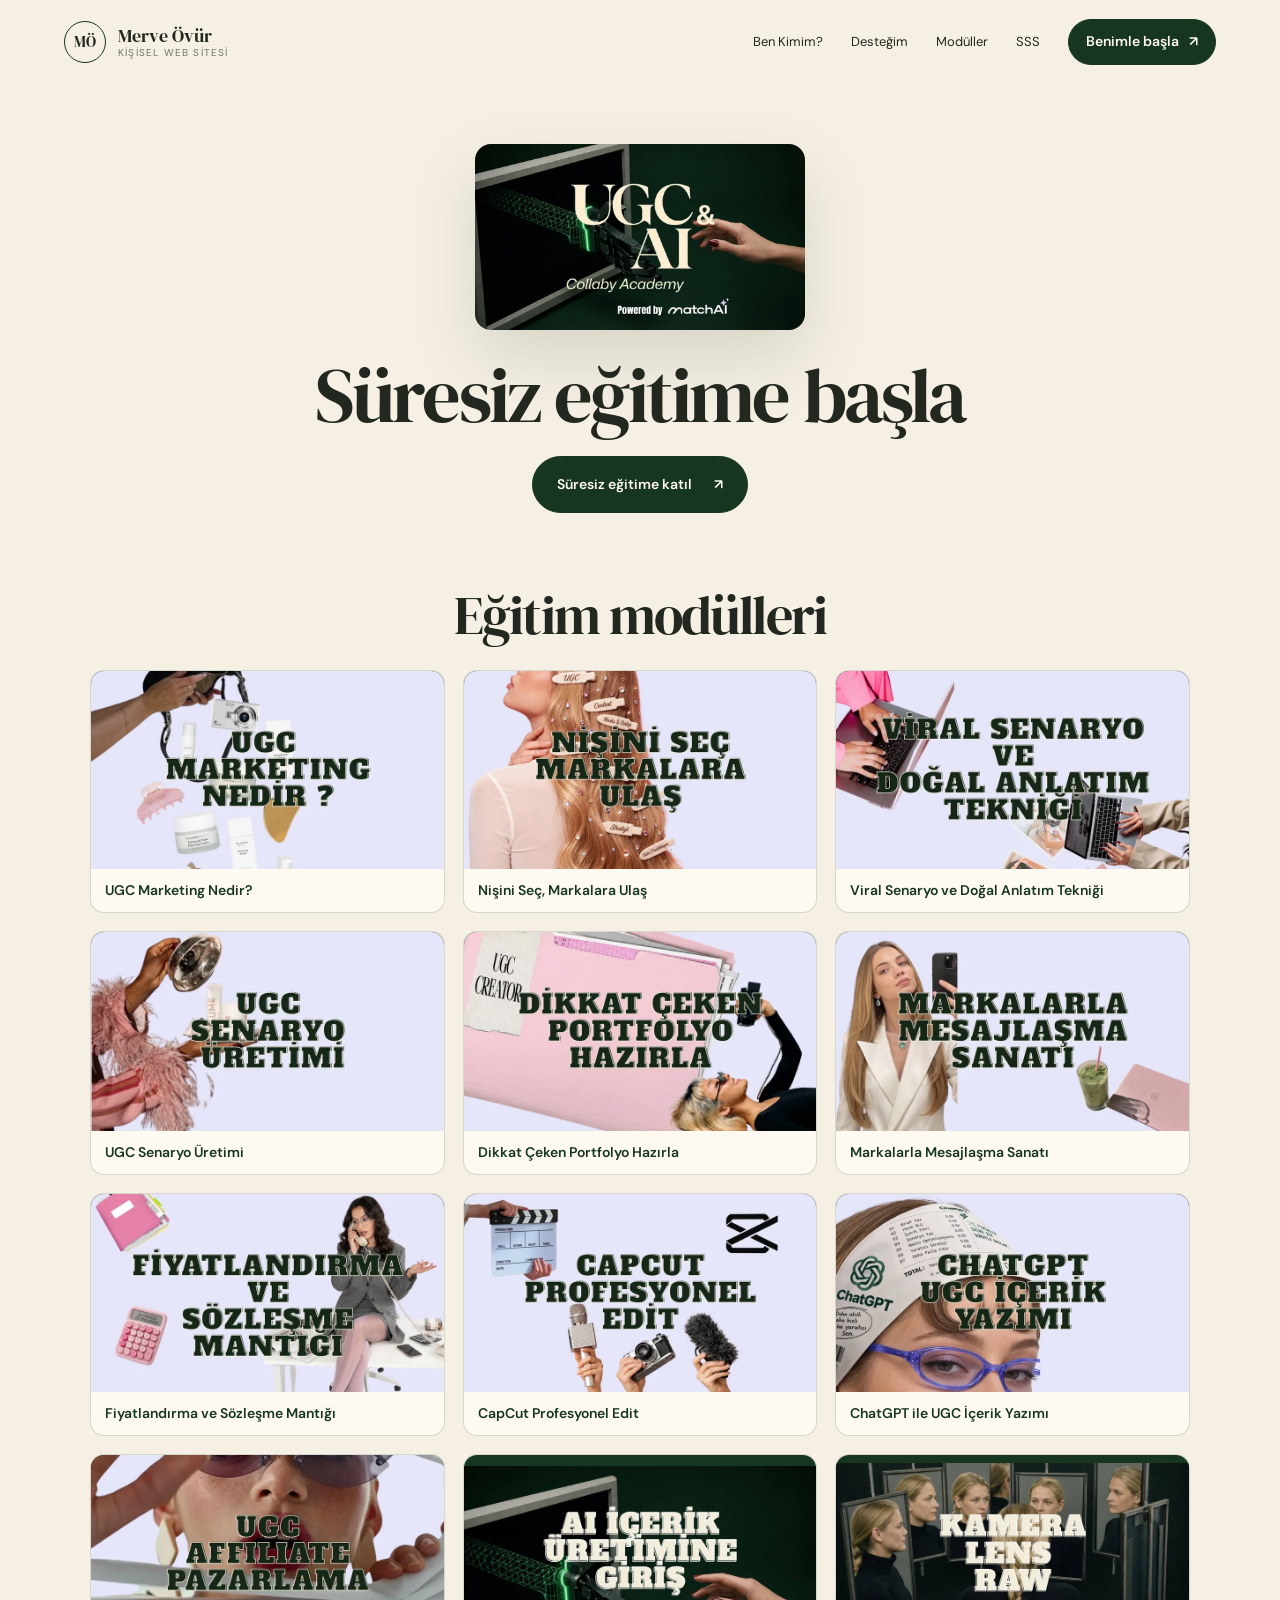
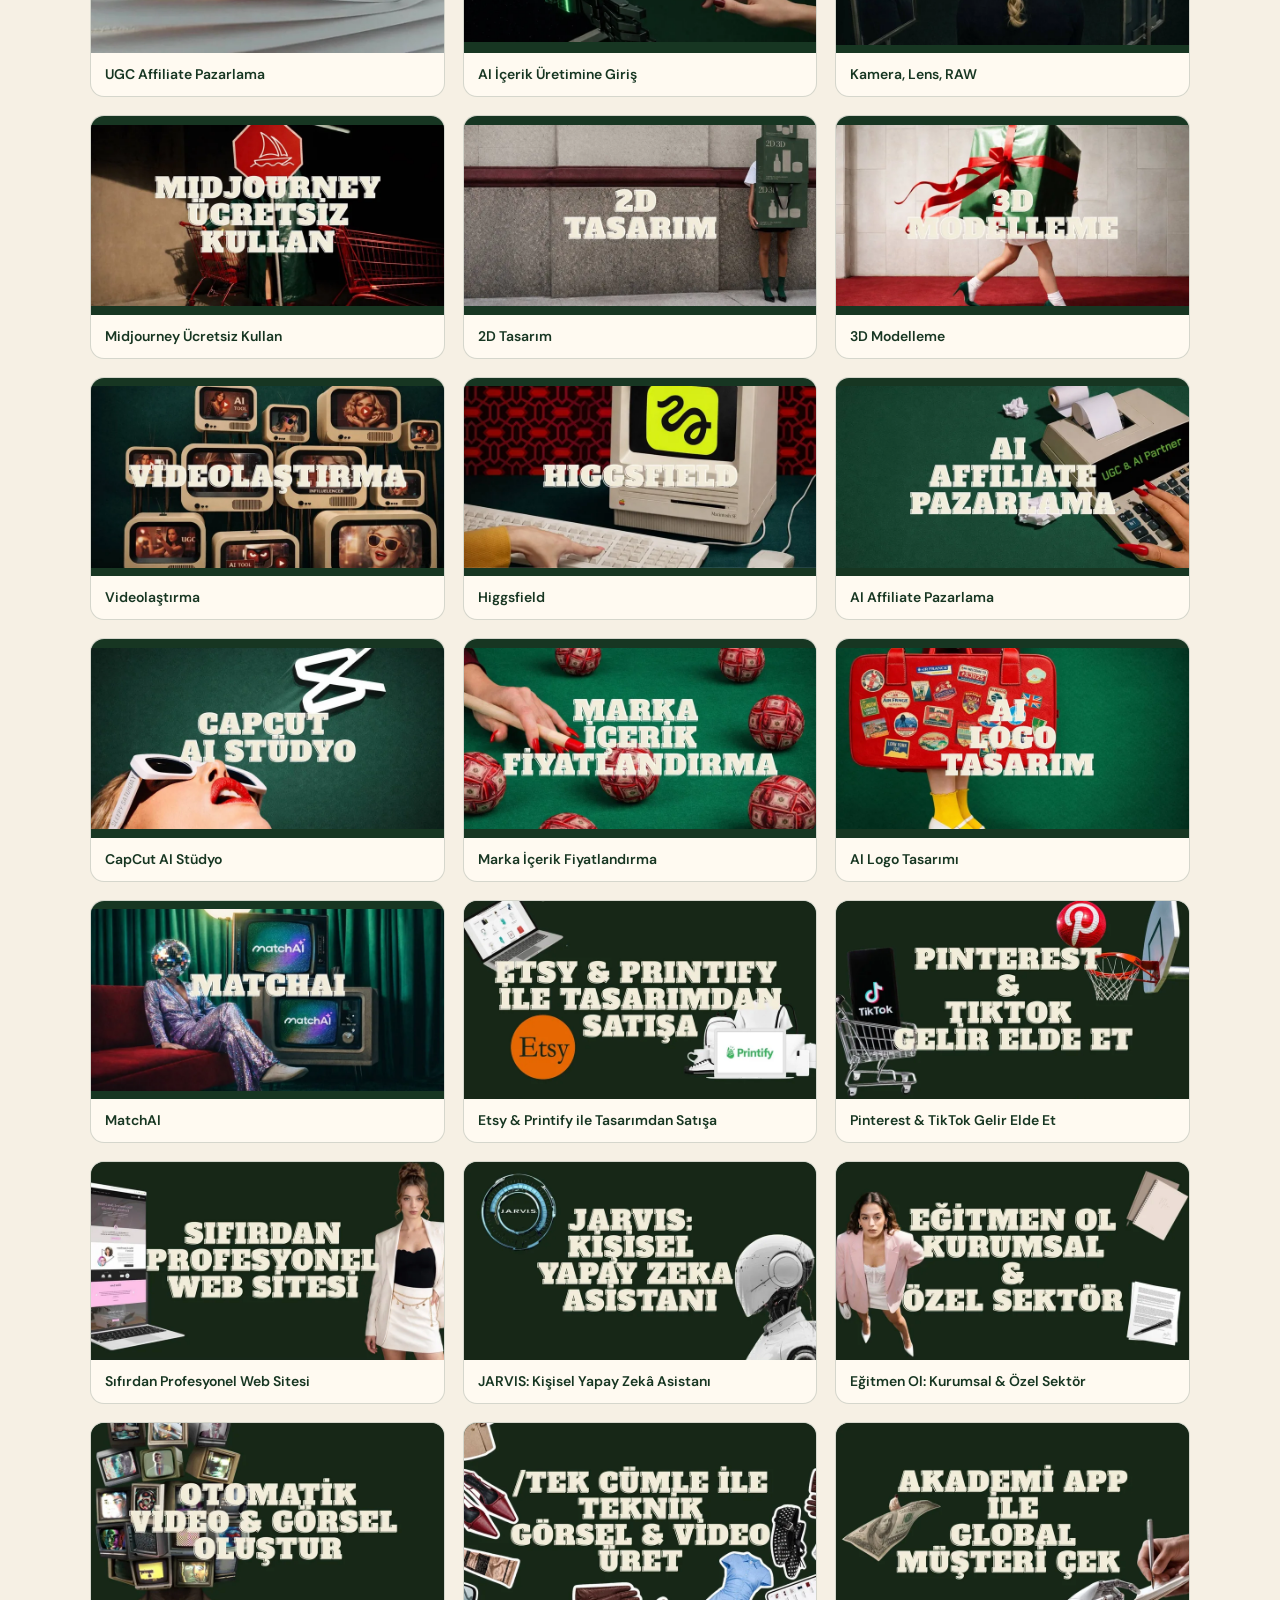
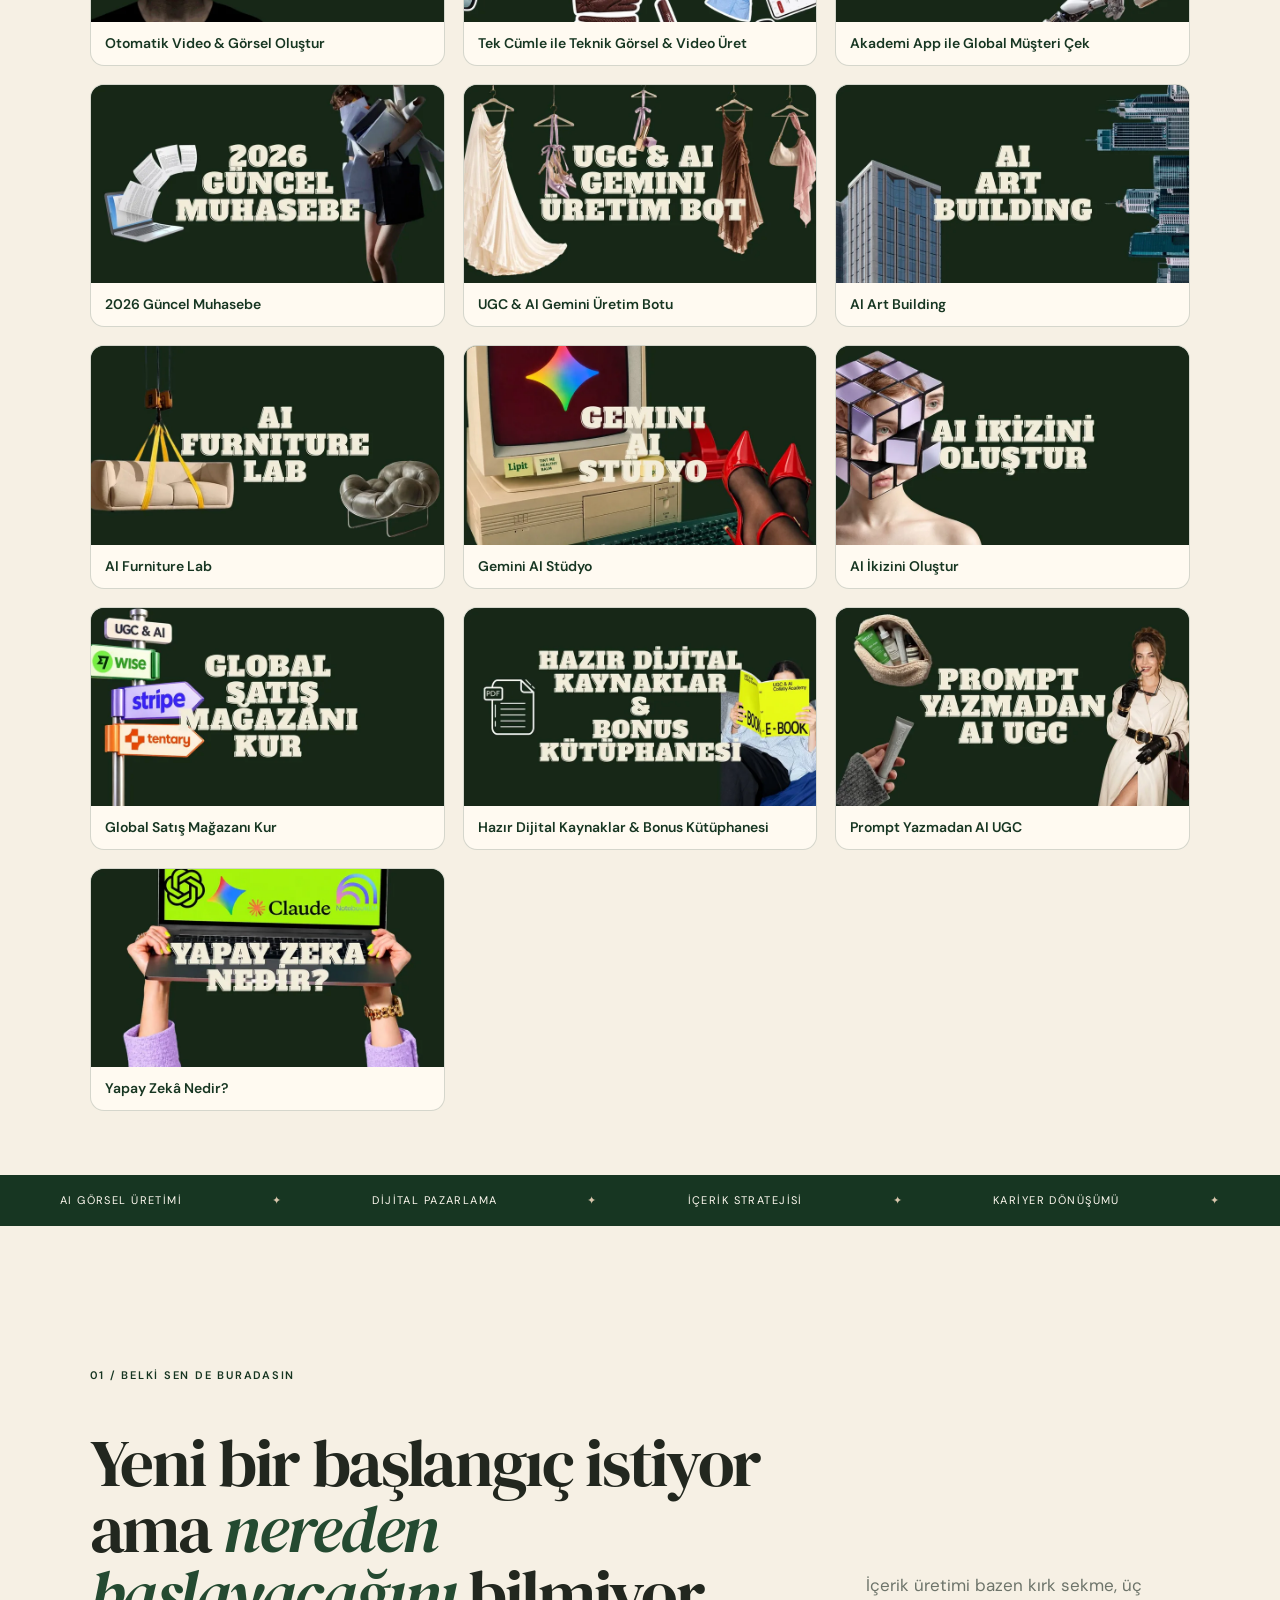
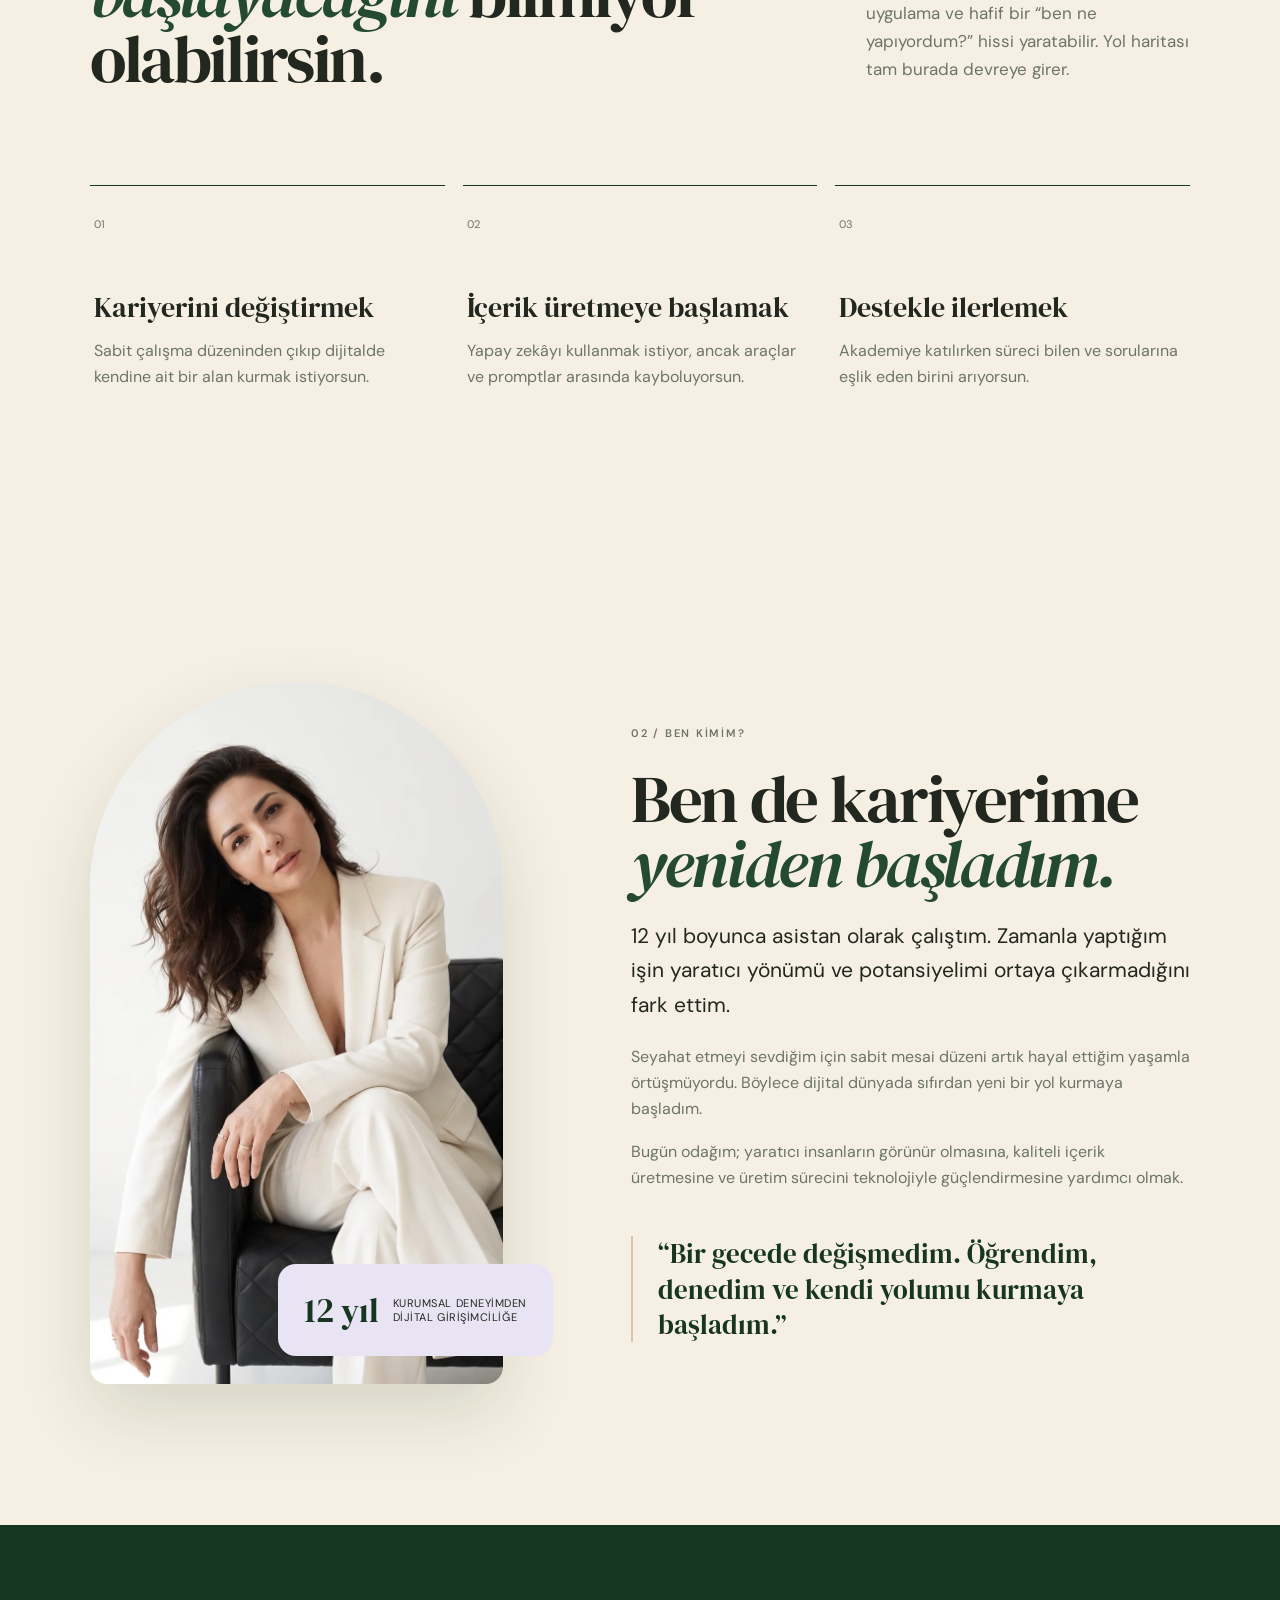
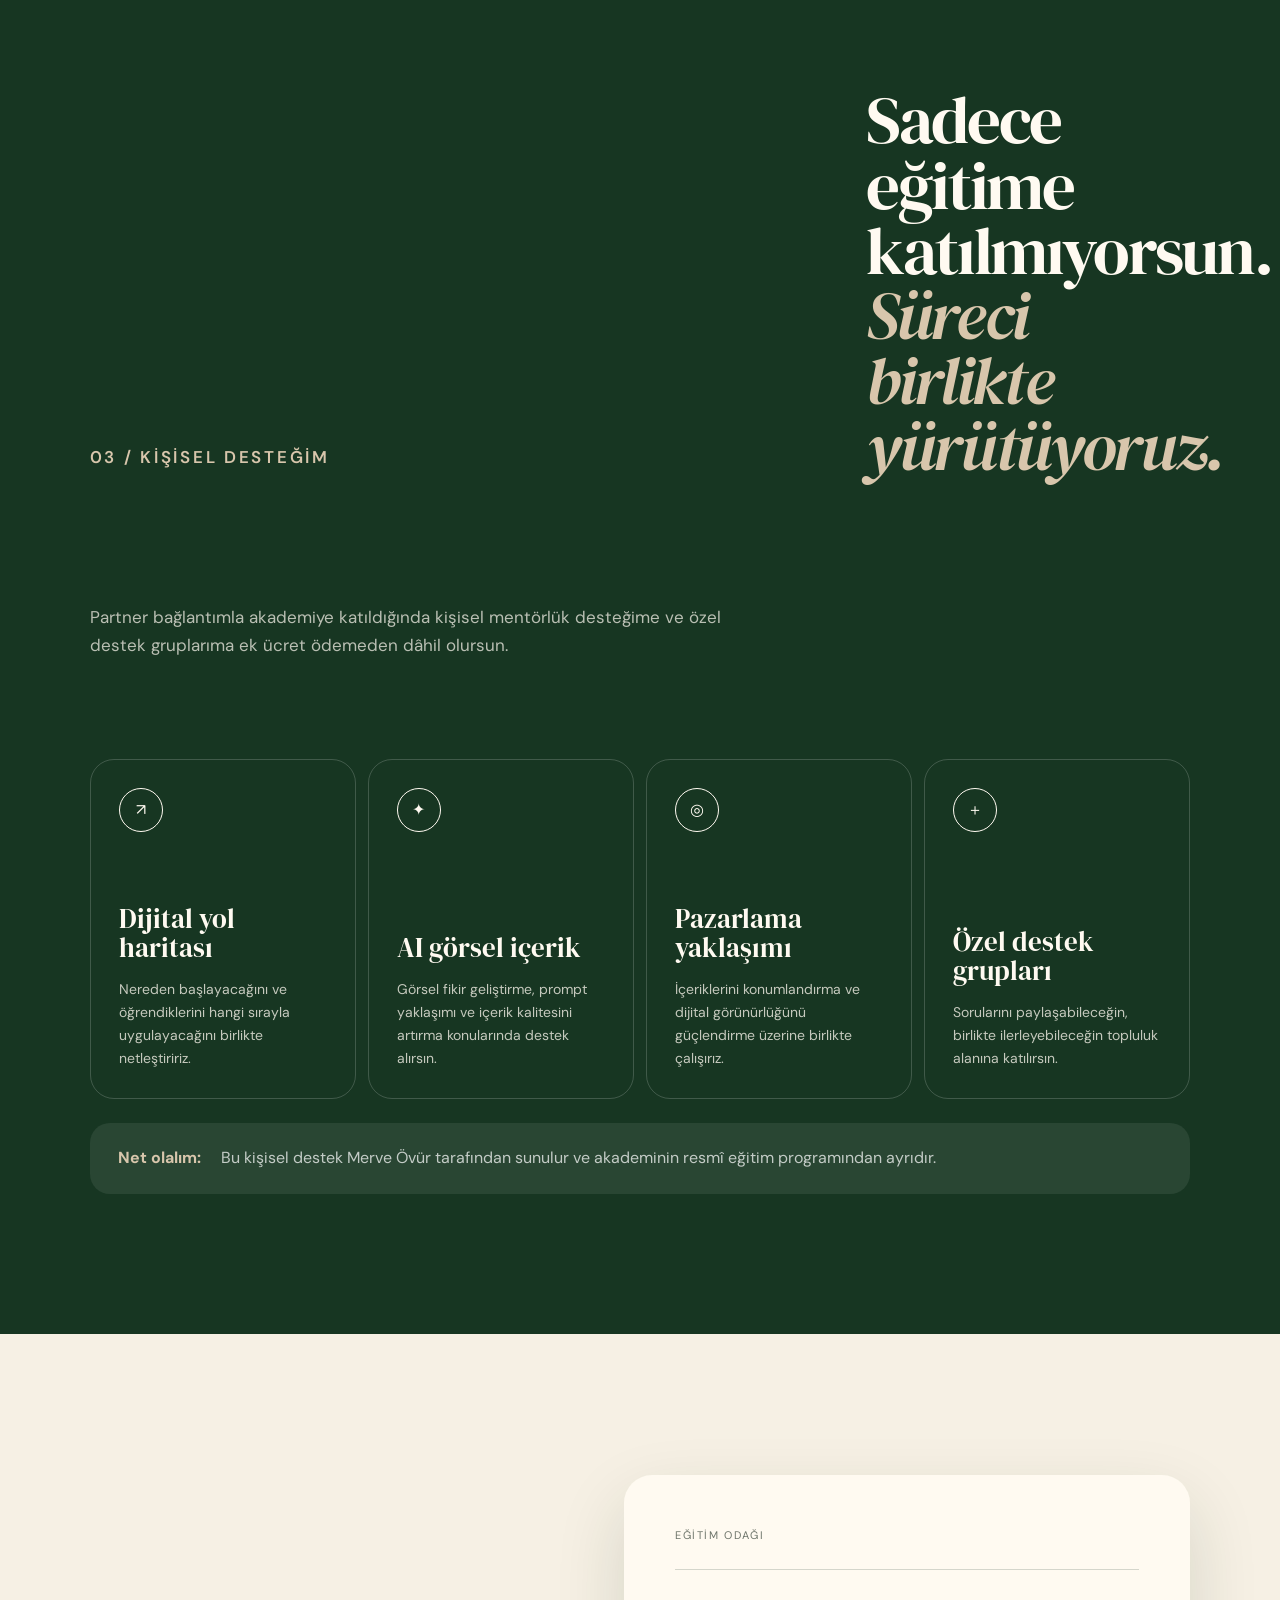
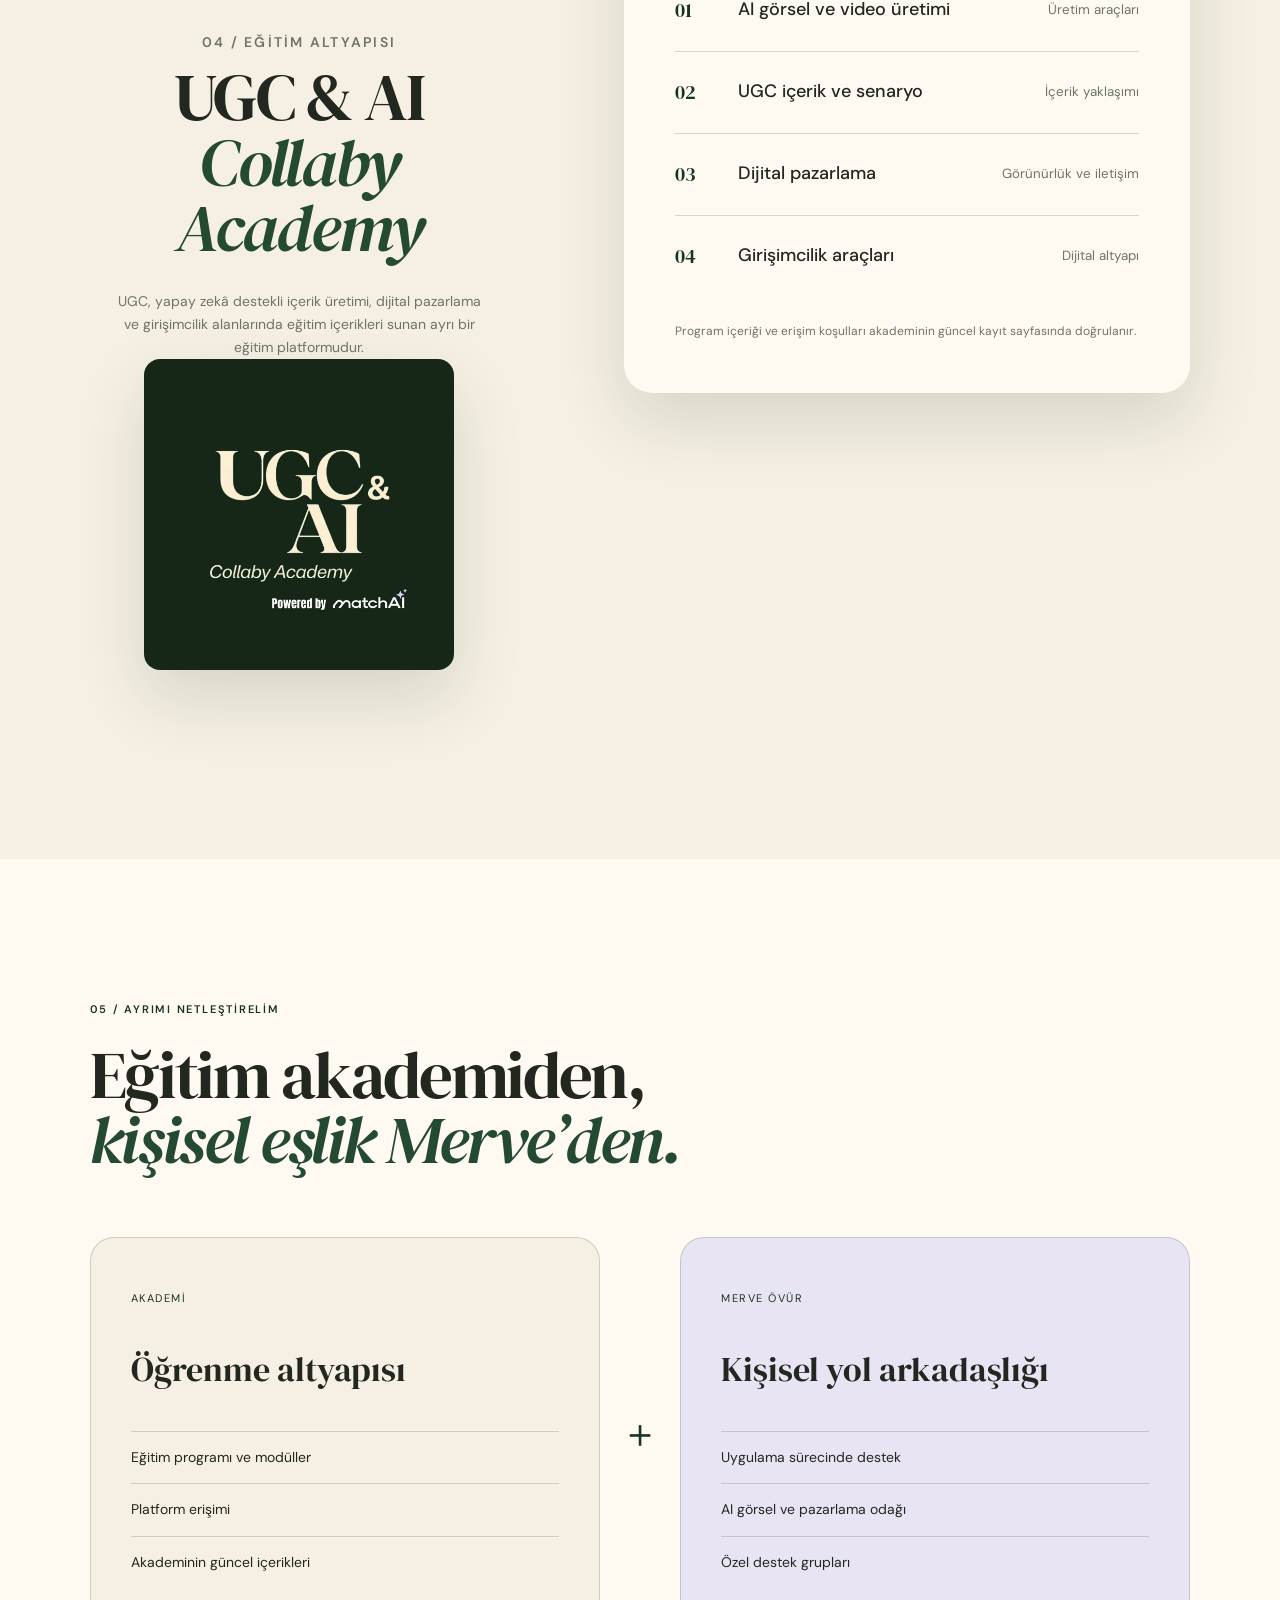
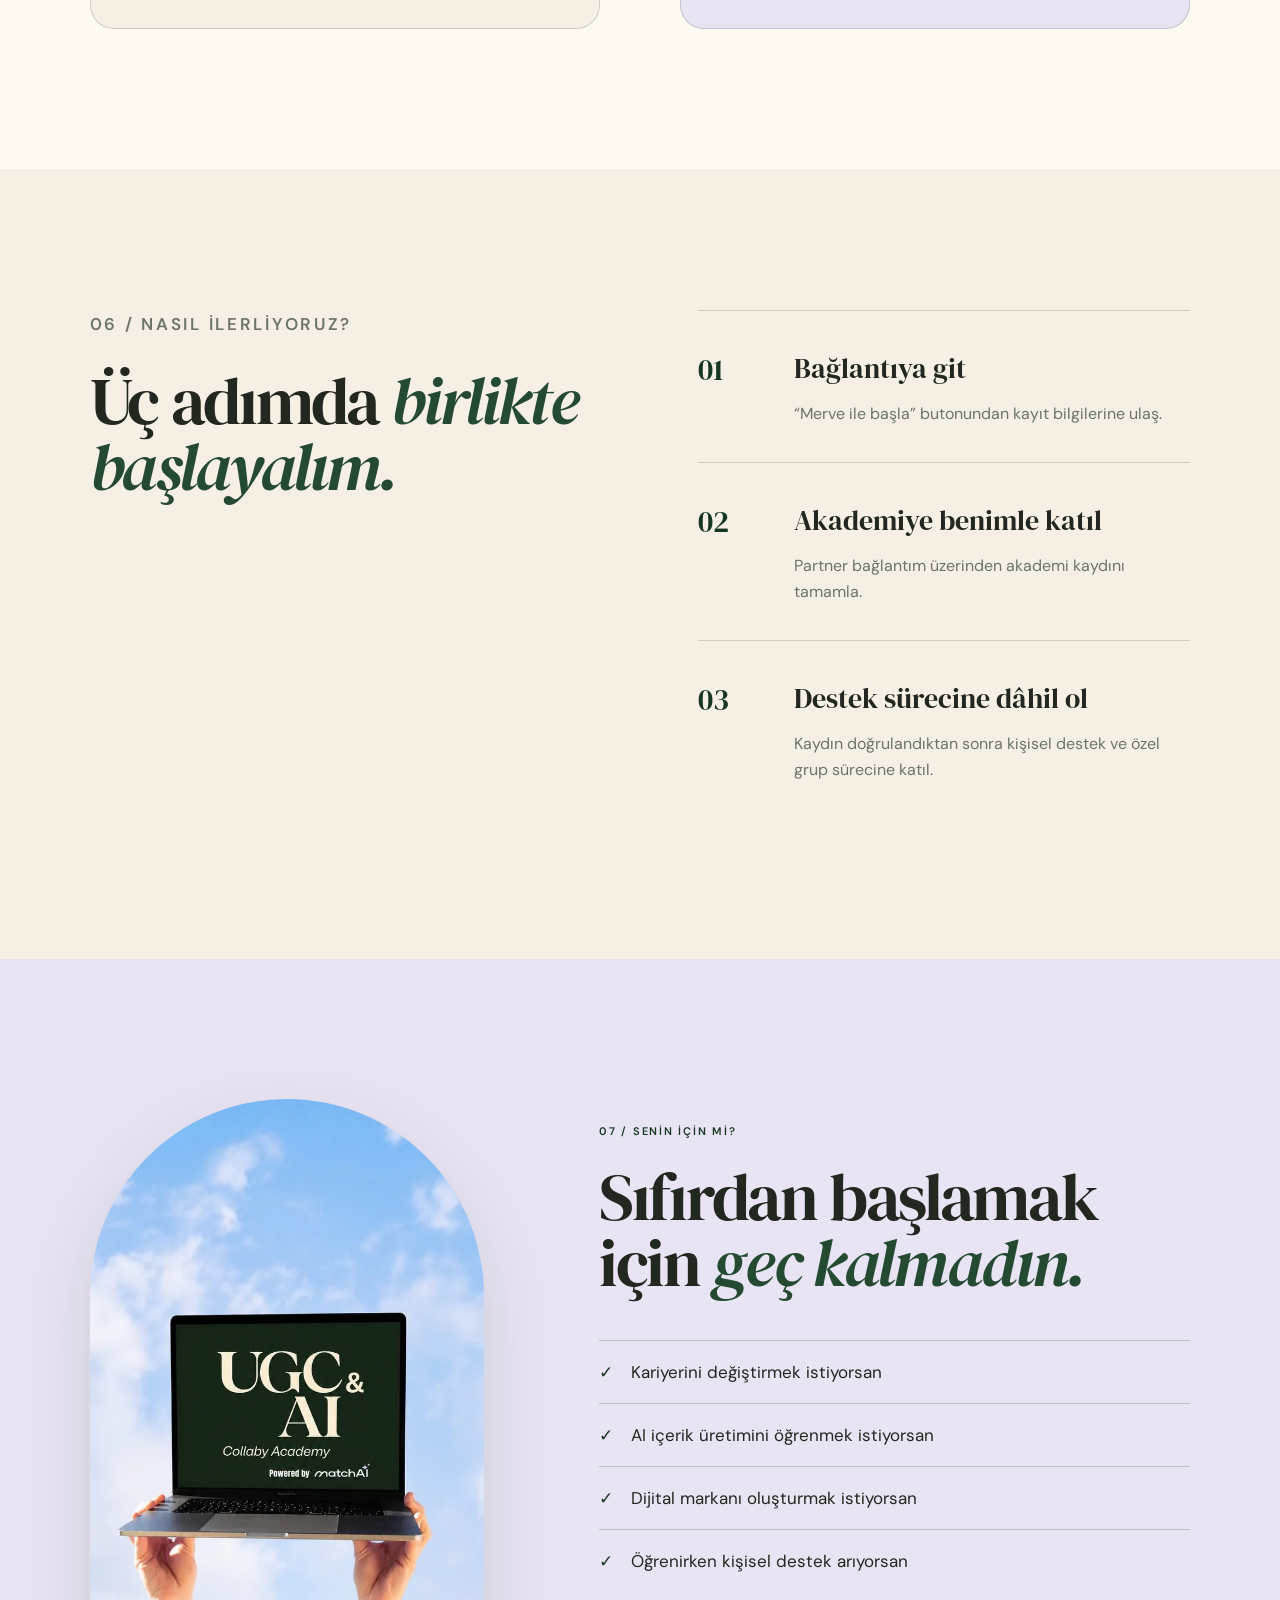
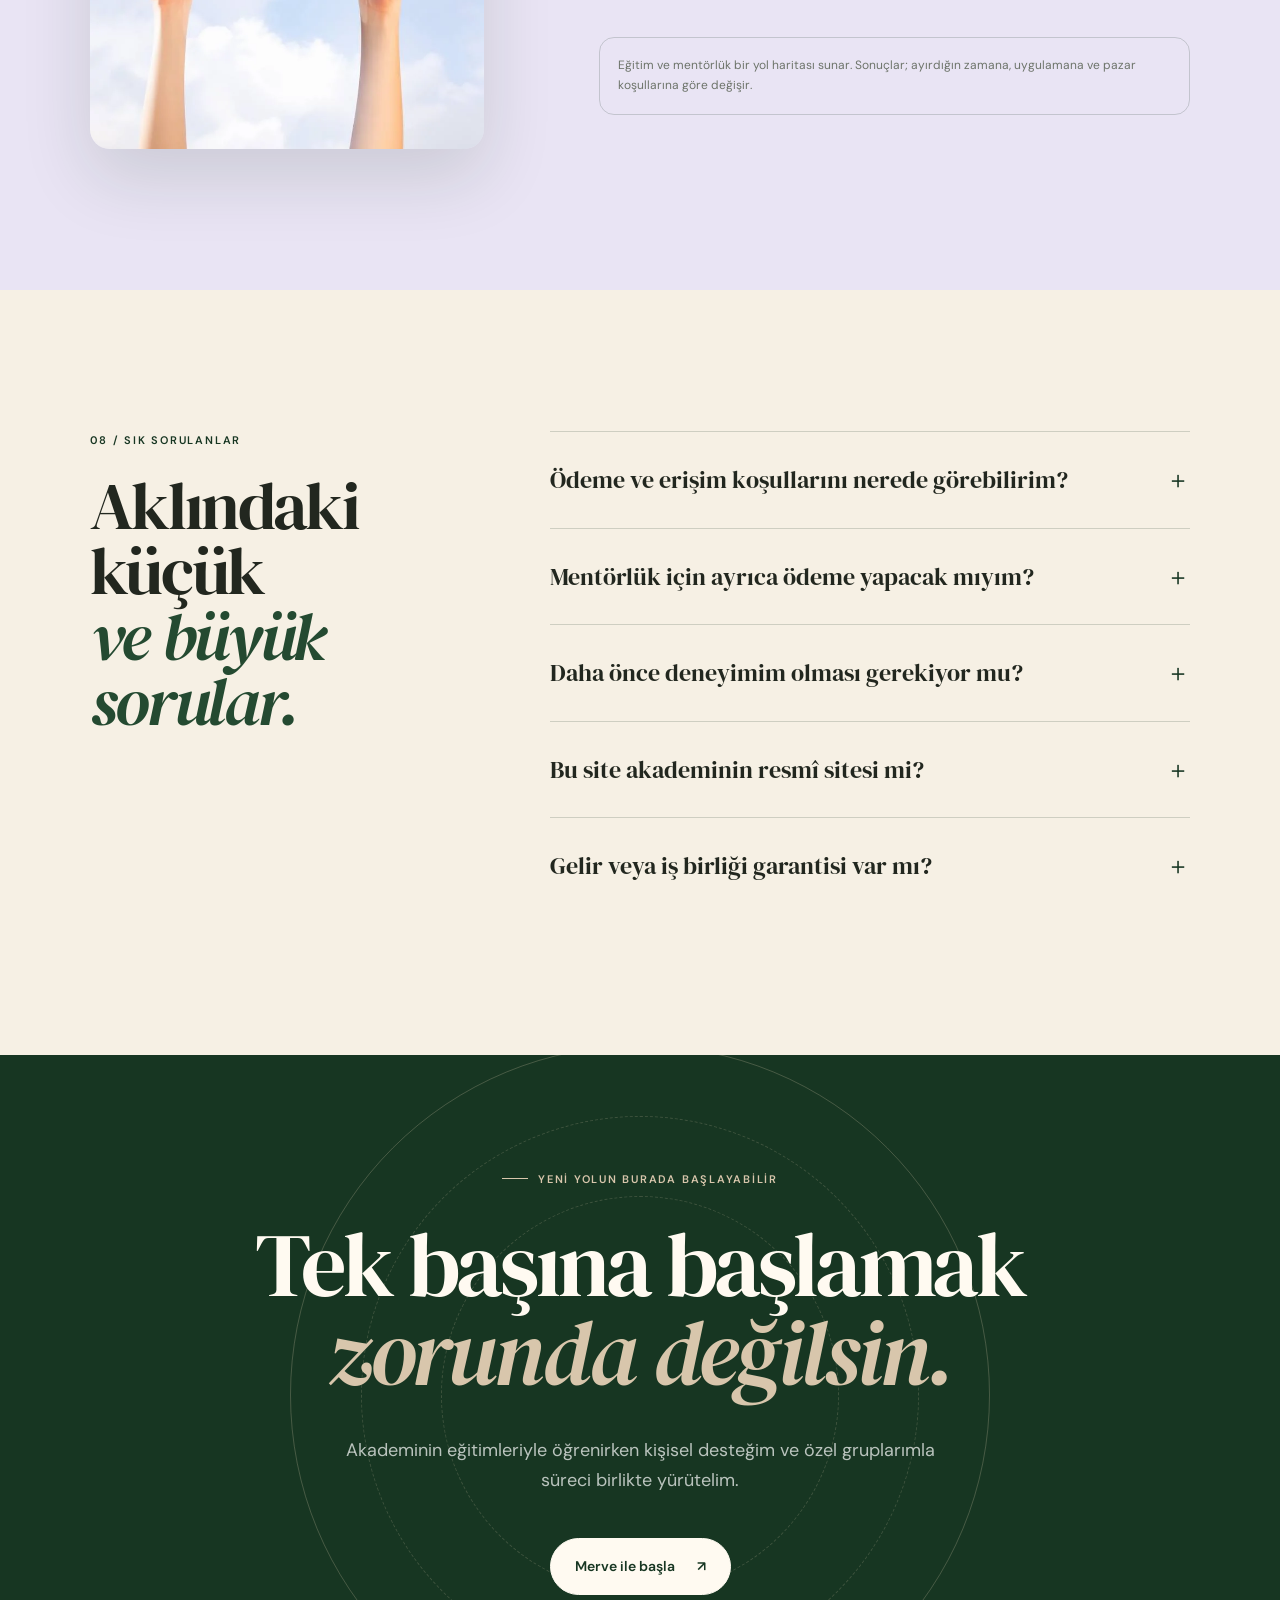
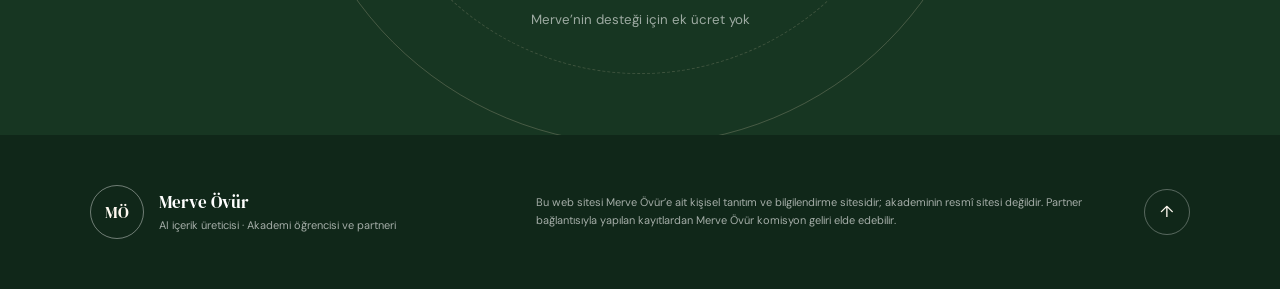
<file: index.html>
<!doctype html>
<html lang="tr">
  <head>
    <meta charset="UTF-8" />
    <meta name="viewport" content="width=device-width, initial-scale=1.0" />
    <meta name="theme-color" content="#173622" />
    <meta name="description" content="Merve Övür'ün kişisel web sitesi. AI içerik üretimi, dijital pazarlama, UGC & AI Collaby Academy partnerliği ve kişisel mentörlük desteği." />
    <meta property="og:title" content="Merve Övür | AI İçerik ve Dijital Yol Arkadaşlığı" />
    <meta property="og:description" content="Dijitalde yeni bir yol açarken eğitim ve kişisel destekle birlikte ilerle." />
    <meta property="og:type" content="website" />
    <meta property="og:image" content="assets/merve-portrait.webp" />
    <title>Merve Övür | AI İçerik ve Dijital Yol Arkadaşlığı</title>
    <link rel="preconnect" href="https://fonts.googleapis.com" />
    <link rel="preconnect" href="https://fonts.gstatic.com" crossorigin />
    <link href="https://fonts.googleapis.com/css2?family=DM+Sans:wght@400;500;600&family=DM+Serif+Display:ital@0;1&display=swap" rel="stylesheet" />
    <link rel="stylesheet" href="styles.css" />
    <script defer src="script.js"></script>
  </head>
  <body>
    <a class="skip-link" href="#main">İçeriğe geç</a>

    <header class="site-header" data-header>
      <a class="brand" href="#top" aria-label="Merve Övür ana sayfa">
        <span class="brand-mark">MÖ</span>
        <span><strong>Merve Övür</strong><small>Kişisel web sitesi</small></span>
      </a>
      <button class="menu-toggle" type="button" aria-label="Menüyü aç" aria-expanded="false" aria-controls="site-nav" data-menu-toggle>
        <span></span><span></span>
      </button>
      <nav id="site-nav" class="site-nav" aria-label="Ana menü" data-nav>
        <a href="#hikayem">Ben Kimim?</a>
        <a href="#destegim">Desteğim</a>
        <a href="#moduller">Modüller</a>
        <a href="#sss">SSS</a>
        <a class="button button-small" href="https://linktr.ee/mervedigital.co?utm_source=linktree_profile_share&amp;ltsid=5a8d7bae-e739-41e0-a7a1-f4cec3a619d0" target="_blank" rel="noopener noreferrer">Benimle başla <span aria-hidden="true">↗</span></a>
      </nav>
    </header>

    <main id="main">
      <section class="academy-intro" id="top" aria-labelledby="intro-title">
        <img src="assets/academy-banner.webp" alt="UGC &amp; AI Collaby Academy, Powered by matchAI" width="1000" height="564" fetchpriority="high" />
        <h1 id="intro-title">Süresiz eğitime başla</h1>
        <a class="button" href="https://www.shopier.com/umaymervy" target="_blank" rel="noopener noreferrer">Süresiz eğitime katıl <span aria-hidden="true">↗</span></a>
      </section>

      <section class="section module-catalog" id="moduller" aria-labelledby="modules-title">
        <h2 id="modules-title">Eğitim modülleri</h2>
        <ol class="module-grid" role="list">
          <li><figure><img src="assets/modules/01.webp" alt="" width="800" height="450" loading="lazy" decoding="async" /><figcaption>UGC Marketing Nedir?</figcaption></figure></li>
          <li><figure><img src="assets/modules/02.webp" alt="" width="800" height="450" loading="lazy" decoding="async" /><figcaption>Nişini Seç, Markalara Ulaş</figcaption></figure></li>
          <li><figure><img src="assets/modules/03.webp" alt="" width="800" height="450" loading="lazy" decoding="async" /><figcaption>Viral Senaryo ve Doğal Anlatım Tekniği</figcaption></figure></li>
          <li><figure><img src="assets/modules/04.webp" alt="" width="800" height="450" loading="lazy" decoding="async" /><figcaption>UGC Senaryo Üretimi</figcaption></figure></li>
          <li><figure><img src="assets/modules/05.webp" alt="" width="800" height="450" loading="lazy" decoding="async" /><figcaption>Dikkat Çeken Portfolyo Hazırla</figcaption></figure></li>
          <li><figure><img src="assets/modules/06.webp" alt="" width="800" height="450" loading="lazy" decoding="async" /><figcaption>Markalarla Mesajlaşma Sanatı</figcaption></figure></li>
          <li><figure><img src="assets/modules/07.webp" alt="" width="800" height="450" loading="lazy" decoding="async" /><figcaption>Fiyatlandırma ve Sözleşme Mantığı</figcaption></figure></li>
          <li><figure><img src="assets/modules/08.webp" alt="" width="800" height="450" loading="lazy" decoding="async" /><figcaption>CapCut Profesyonel Edit</figcaption></figure></li>
          <li><figure><img src="assets/modules/09.webp" alt="" width="800" height="450" loading="lazy" decoding="async" /><figcaption>ChatGPT ile UGC İçerik Yazımı</figcaption></figure></li>
          <li><figure><img src="assets/modules/10.webp" alt="" width="800" height="450" loading="lazy" decoding="async" /><figcaption>UGC Affiliate Pazarlama</figcaption></figure></li>
          <li><figure><img src="assets/modules/11.webp" alt="" width="800" height="399" loading="lazy" decoding="async" /><figcaption>AI İçerik Üretimine Giriş</figcaption></figure></li>
          <li><figure><img src="assets/modules/12.webp" alt="" width="800" height="412" loading="lazy" decoding="async" /><figcaption>Kamera, Lens, RAW</figcaption></figure></li>
          <li><figure><img src="assets/modules/13.webp" alt="" width="800" height="412" loading="lazy" decoding="async" /><figcaption>Midjourney Ücretsiz Kullan</figcaption></figure></li>
          <li><figure><img src="assets/modules/14.webp" alt="" width="800" height="412" loading="lazy" decoding="async" /><figcaption>2D Tasarım</figcaption></figure></li>
          <li><figure><img src="assets/modules/15.webp" alt="" width="800" height="412" loading="lazy" decoding="async" /><figcaption>3D Modelleme</figcaption></figure></li>
          <li><figure><img src="assets/modules/16.webp" alt="" width="800" height="412" loading="lazy" decoding="async" /><figcaption>Videolaştırma</figcaption></figure></li>
          <li><figure><img src="assets/modules/17.webp" alt="" width="800" height="412" loading="lazy" decoding="async" /><figcaption>Higgsfield</figcaption></figure></li>
          <li><figure><img src="assets/modules/18.webp" alt="" width="800" height="412" loading="lazy" decoding="async" /><figcaption>AI Affiliate Pazarlama</figcaption></figure></li>
          <li><figure><img src="assets/modules/19.webp" alt="" width="800" height="412" loading="lazy" decoding="async" /><figcaption>CapCut AI Stüdyo</figcaption></figure></li>
          <li><figure><img src="assets/modules/20.webp" alt="" width="800" height="412" loading="lazy" decoding="async" /><figcaption>Marka İçerik Fiyatlandırma</figcaption></figure></li>
          <li><figure><img src="assets/modules/21.webp" alt="" width="800" height="412" loading="lazy" decoding="async" /><figcaption>AI Logo Tasarımı</figcaption></figure></li>
          <li><figure><img src="assets/modules/22.webp" alt="" width="800" height="412" loading="lazy" decoding="async" /><figcaption>MatchAI</figcaption></figure></li>
          <li><figure><img src="assets/modules/23.webp" alt="" width="800" height="450" loading="lazy" decoding="async" /><figcaption>Etsy &amp; Printify ile Tasarımdan Satışa</figcaption></figure></li>
          <li><figure><img src="assets/modules/24.webp" alt="" width="800" height="450" loading="lazy" decoding="async" /><figcaption>Pinterest &amp; TikTok Gelir Elde Et</figcaption></figure></li>
          <li><figure><img src="assets/modules/25.webp" alt="" width="800" height="450" loading="lazy" decoding="async" /><figcaption>Sıfırdan Profesyonel Web Sitesi</figcaption></figure></li>
          <li><figure><img src="assets/modules/26.webp" alt="" width="800" height="450" loading="lazy" decoding="async" /><figcaption>JARVIS: Kişisel Yapay Zekâ Asistanı</figcaption></figure></li>
          <li><figure><img src="assets/modules/27.webp" alt="" width="800" height="450" loading="lazy" decoding="async" /><figcaption>Eğitmen Ol: Kurumsal &amp; Özel Sektör</figcaption></figure></li>
          <li><figure><img src="assets/modules/28.webp" alt="" width="800" height="450" loading="lazy" decoding="async" /><figcaption>Otomatik Video &amp; Görsel Oluştur</figcaption></figure></li>
          <li><figure><img src="assets/modules/29.webp" alt="" width="800" height="450" loading="lazy" decoding="async" /><figcaption>Tek Cümle ile Teknik Görsel &amp; Video Üret</figcaption></figure></li>
          <li><figure><img src="assets/modules/30.webp" alt="" width="800" height="450" loading="lazy" decoding="async" /><figcaption>Akademi App ile Global Müşteri Çek</figcaption></figure></li>
          <li><figure><img src="assets/modules/31.webp" alt="" width="800" height="450" loading="lazy" decoding="async" /><figcaption>2026 Güncel Muhasebe</figcaption></figure></li>
          <li><figure><img src="assets/modules/32.webp" alt="" width="800" height="450" loading="lazy" decoding="async" /><figcaption>UGC &amp; AI Gemini Üretim Botu</figcaption></figure></li>
          <li><figure><img src="assets/modules/33.webp" alt="" width="800" height="450" loading="lazy" decoding="async" /><figcaption>AI Art Building</figcaption></figure></li>
          <li><figure><img src="assets/modules/34.webp" alt="" width="800" height="450" loading="lazy" decoding="async" /><figcaption>AI Furniture Lab</figcaption></figure></li>
          <li><figure><img src="assets/modules/35.webp" alt="" width="800" height="450" loading="lazy" decoding="async" /><figcaption>Gemini AI Stüdyo</figcaption></figure></li>
          <li><figure><img src="assets/modules/36.webp" alt="" width="800" height="450" loading="lazy" decoding="async" /><figcaption>AI İkizini Oluştur</figcaption></figure></li>
          <li><figure><img src="assets/modules/37.webp" alt="" width="800" height="450" loading="lazy" decoding="async" /><figcaption>Global Satış Mağazanı Kur</figcaption></figure></li>
          <li><figure><img src="assets/modules/38.webp" alt="" width="800" height="450" loading="lazy" decoding="async" /><figcaption>Hazır Dijital Kaynaklar &amp; Bonus Kütüphanesi</figcaption></figure></li>
          <li><figure><img src="assets/modules/39.webp" alt="" width="800" height="450" loading="lazy" decoding="async" /><figcaption>Prompt Yazmadan AI UGC</figcaption></figure></li>
          <li><figure><img src="assets/modules/40.webp" alt="" width="800" height="450" loading="lazy" decoding="async" /><figcaption>Yapay Zekâ Nedir?</figcaption></figure></li>
        </ol>
      </section>

      <section class="ticker" aria-label="Uzmanlık alanları">
        <div>
          <span>AI görsel üretimi</span><i>✦</i><span>Dijital pazarlama</span><i>✦</i><span>İçerik stratejisi</span><i>✦</i><span>Kariyer dönüşümü</span><i>✦</i>
        </div>
      </section>

      <section class="recognition section" aria-labelledby="recognition-title">
        <p class="section-index">01 / Belki sen de buradasın</p>
        <div class="section-heading reveal">
          <h2 id="recognition-title">Yeni bir başlangıç istiyor ama <em>nereden başlayacağını</em> bilmiyor olabilirsin.</h2>
          <p>İçerik üretimi bazen kırk sekme, üç uygulama ve hafif bir “ben ne yapıyordum?” hissi yaratabilir. Yol haritası tam burada devreye girer.</p>
        </div>
        <div class="need-grid">
          <article class="need-card reveal"><span>01</span><h3>Kariyerini değiştirmek</h3><p>Sabit çalışma düzeninden çıkıp dijitalde kendine ait bir alan kurmak istiyorsun.</p></article>
          <article class="need-card reveal"><span>02</span><h3>İçerik üretmeye başlamak</h3><p>Yapay zekâyı kullanmak istiyor, ancak araçlar ve promptlar arasında kayboluyorsun.</p></article>
          <article class="need-card reveal"><span>03</span><h3>Destekle ilerlemek</h3><p>Akademiye katılırken süreci bilen ve sorularına eşlik eden birini arıyorsun.</p></article>
        </div>
      </section>

      <section class="story section" id="hikayem" aria-labelledby="story-title">
        <div class="story-visual reveal">
          <img src="assets/merve-white-suit.webp" alt="Siyah koltukta oturan beyaz takımlı Merve Övür" width="837" height="1500" loading="lazy" decoding="async" />
          <div class="story-caption"><span>12 yıl</span><p>kurumsal deneyimden<br />dijital girişimciliğe</p></div>
        </div>
        <div class="story-copy reveal">
          <p class="section-index">02 / Ben Kimim?</p>
          <h2 id="story-title">Ben de kariyerime <em>yeniden başladım.</em></h2>
          <p class="lead">12 yıl boyunca asistan olarak çalıştım. Zamanla yaptığım işin yaratıcı yönümü ve potansiyelimi ortaya çıkarmadığını fark ettim.</p>
          <p>Seyahat etmeyi sevdiğim için sabit mesai düzeni artık hayal ettiğim yaşamla örtüşmüyordu. Böylece dijital dünyada sıfırdan yeni bir yol kurmaya başladım.</p>
          <p>Bugün odağım; yaratıcı insanların görünür olmasına, kaliteli içerik üretmesine ve üretim sürecini teknolojiyle güçlendirmesine yardımcı olmak.</p>
          <blockquote>“Bir gecede değişmedim. Öğrendim, denedim ve kendi yolumu kurmaya başladım.”</blockquote>
        </div>
      </section>

      <section class="support section" id="destegim" aria-labelledby="support-title">
        <div class="section-heading light reveal">
          <p class="section-index">03 / Kişisel desteğim</p>
          <h2 id="support-title">Sadece eğitime katılmıyorsun. <em>Süreci birlikte yürütüyoruz.</em></h2>
          <p>Partner bağlantımla akademiye katıldığında kişisel mentörlük desteğime ve özel destek gruplarıma ek ücret ödemeden dâhil olursun.</p>
        </div>
        <div class="support-grid">
          <article class="support-card reveal"><div class="icon">↗</div><h3>Dijital yol haritası</h3><p>Nereden başlayacağını ve öğrendiklerini hangi sırayla uygulayacağını birlikte netleştiririz.</p></article>
          <article class="support-card reveal"><div class="icon">✦</div><h3>AI görsel içerik</h3><p>Görsel fikir geliştirme, prompt yaklaşımı ve içerik kalitesini artırma konularında destek alırsın.</p></article>
          <article class="support-card reveal"><div class="icon">◎</div><h3>Pazarlama yaklaşımı</h3><p>İçeriklerini konumlandırma ve dijital görünürlüğünü güçlendirme üzerine birlikte çalışırız.</p></article>
          <article class="support-card reveal"><div class="icon">＋</div><h3>Özel destek grupları</h3><p>Sorularını paylaşabileceğin, birlikte ilerleyebileceğin topluluk alanına katılırsın.</p></article>
        </div>
        <div class="clarity-note reveal">
          <strong>Net olalım:</strong>
          <p>Bu kişisel destek Merve Övür tarafından sunulur ve akademinin resmî eğitim programından ayrıdır.</p>
        </div>
      </section>

      <section class="academy section" id="akademi" aria-labelledby="academy-title">
        <div class="academy-intro reveal">
          <p class="section-index">04 / Eğitim altyapısı</p>
          <h2 id="academy-title">UGC &amp; AI<br /><em>Collaby Academy</em></h2>
          <p>UGC, yapay zekâ destekli içerik üretimi, dijital pazarlama ve girişimcilik alanlarında eğitim içerikleri sunan ayrı bir eğitim platformudur.</p>
          <img class="academy-logo" src="assets/academy-logo.webp" alt="UGC & AI Collaby Academy logosu" width="1280" height="1280" loading="lazy" />
        </div>
        <div class="curriculum reveal">
          <p class="curriculum-label">Eğitim odağı</p>
          <div class="curriculum-list">
            <div><span>01</span><h3>AI görsel ve video üretimi</h3><small>Üretim araçları</small></div>
            <div><span>02</span><h3>UGC içerik ve senaryo</h3><small>İçerik yaklaşımı</small></div>
            <div><span>03</span><h3>Dijital pazarlama</h3><small>Görünürlük ve iletişim</small></div>
            <div><span>04</span><h3>Girişimcilik araçları</h3><small>Dijital altyapı</small></div>
          </div>
          <p class="curriculum-disclaimer">Program içeriği ve erişim koşulları akademinin güncel kayıt sayfasında doğrulanır.</p>
        </div>
      </section>

      <section class="difference section" aria-labelledby="difference-title">
        <p class="section-index">05 / Ayrımı netleştirelim</p>
        <div class="section-heading reveal"><h2 id="difference-title">Eğitim akademiden,<br /><em>kişisel eşlik Merve’den.</em></h2></div>
        <div class="comparison reveal">
          <article><p class="comparison-kicker">Akademi</p><h3>Öğrenme altyapısı</h3><ul><li>Eğitim programı ve modüller</li><li>Platform erişimi</li><li>Akademinin güncel içerikleri</li></ul></article>
          <div class="comparison-plus">＋</div>
          <article class="accent"><p class="comparison-kicker">Merve Övür</p><h3>Kişisel yol arkadaşlığı</h3><ul><li>Uygulama sürecinde destek</li><li>AI görsel ve pazarlama odağı</li><li>Özel destek grupları</li></ul></article>
        </div>
      </section>

      <section class="steps section" aria-labelledby="steps-title">
        <div class="section-heading reveal"><p class="section-index">06 / Nasıl ilerliyoruz?</p><h2 id="steps-title">Üç adımda <em>birlikte başlayalım.</em></h2></div>
        <ol class="step-list">
          <li class="reveal"><span>01</span><div><h3>Bağlantıya git</h3><p>“Merve ile başla” butonundan kayıt bilgilerine ulaş.</p></div></li>
          <li class="reveal"><span>02</span><div><h3>Akademiye benimle katıl</h3><p>Partner bağlantım üzerinden akademi kaydını tamamla.</p></div></li>
          <li class="reveal"><span>03</span><div><h3>Destek sürecine dâhil ol</h3><p>Kaydın doğrulandıktan sonra kişisel destek ve özel grup sürecine katıl.</p></div></li>
        </ol>
      </section>

      <section class="fit section" aria-labelledby="fit-title">
        <div class="fit-image reveal"><img src="assets/academy-sky.webp" alt="Gökyüzüne doğru tutulan, ekranında akademi logosu bulunan dizüstü bilgisayar" width="720" height="1280" loading="lazy" /></div>
        <div class="fit-copy reveal"><p class="section-index">07 / Senin için mi?</p><h2 id="fit-title">Sıfırdan başlamak için <em>geç kalmadın.</em></h2><ul class="check-list"><li>Kariyerini değiştirmek istiyorsan</li><li>AI içerik üretimini öğrenmek istiyorsan</li><li>Dijital markanı oluşturmak istiyorsan</li><li>Öğrenirken kişisel destek arıyorsan</li></ul><p class="result-note">Eğitim ve mentörlük bir yol haritası sunar. Sonuçlar; ayırdığın zamana, uygulamana ve pazar koşullarına göre değişir.</p></div>
      </section>

      <section class="faq section" id="sss" aria-labelledby="faq-title">
        <div class="faq-heading reveal"><p class="section-index">08 / Sık sorulanlar</p><h2 id="faq-title">Aklındaki küçük<br /><em>ve büyük sorular.</em></h2></div>
        <div class="accordion" data-accordion>
          <details class="reveal"><summary>Ödeme ve erişim koşullarını nerede görebilirim?<span>＋</span></summary><p>Ödeme ve erişim koşullarını kayıt ekranında görebilirsin.</p></details>
          <details class="reveal"><summary>Mentörlük için ayrıca ödeme yapacak mıyım?<span>＋</span></summary><p>Hayır. Merve’nin partner bağlantısıyla akademiye katıldığında kişisel mentörlük ve özel grup desteği için ek ücret ödemezsin.</p></details>
          <details class="reveal"><summary>Daha önce deneyimim olması gerekiyor mu?<span>＋</span></summary><p>Hayır. Yapı, dijital içerik üretimine ve girişimciliğe sıfırdan başlayan kişilere de yöneliktir.</p></details>
          <details class="reveal"><summary>Bu site akademinin resmî sitesi mi?<span>＋</span></summary><p>Hayır. Bu site Merve Övür’e ait kişisel web sitesidir. Merve, akademinin öğrencisi ve partneridir.</p></details>
          <details class="reveal"><summary>Gelir veya iş birliği garantisi var mı?<span>＋</span></summary><p>Hayır. Eğitim veya mentörlük belirli bir gelir, müşteri ya da marka iş birliği garantisi vermez.</p></details>
        </div>
      </section>

      <section class="final-cta">
        <div class="cta-orbit" aria-hidden="true"></div>
        <p class="eyebrow"><span></span> Yeni yolun burada başlayabilir</p>
        <h2>Tek başına başlamak<br /><em>zorunda değilsin.</em></h2>
        <p>Akademinin eğitimleriyle öğrenirken kişisel desteğim ve özel gruplarımla süreci birlikte yürütelim.</p>
        <a class="button button-light" href="https://linktr.ee/mervedigital.co?utm_source=linktree_profile_share&amp;ltsid=5a8d7bae-e739-41e0-a7a1-f4cec3a619d0" target="_blank" rel="noopener noreferrer">Merve ile başla <span aria-hidden="true">↗</span></a>
        <small>Merve’nin desteği için ek ücret yok</small>
      </section>
    </main>

    <footer class="site-footer">
      <div><span class="footer-monogram">MÖ</span><p><strong>Merve Övür</strong><br />AI içerik üreticisi · Akademi öğrencisi ve partneri</p></div>
      <p class="legal">Bu web sitesi Merve Övür’e ait kişisel tanıtım ve bilgilendirme sitesidir; akademinin resmî sitesi değildir. Partner bağlantısıyla yapılan kayıtlardan Merve Övür komisyon geliri elde edebilir.</p>
      <a href="#top" class="to-top" aria-label="Sayfanın başına dön">↑</a>
    </footer>

    <a class="mobile-cta" href="https://linktr.ee/mervedigital.co?utm_source=linktree_profile_share&amp;ltsid=5a8d7bae-e739-41e0-a7a1-f4cec3a619d0" target="_blank" rel="noopener noreferrer">Merve ile başla <span>↗</span></a>
  </body>
</html>
</file>
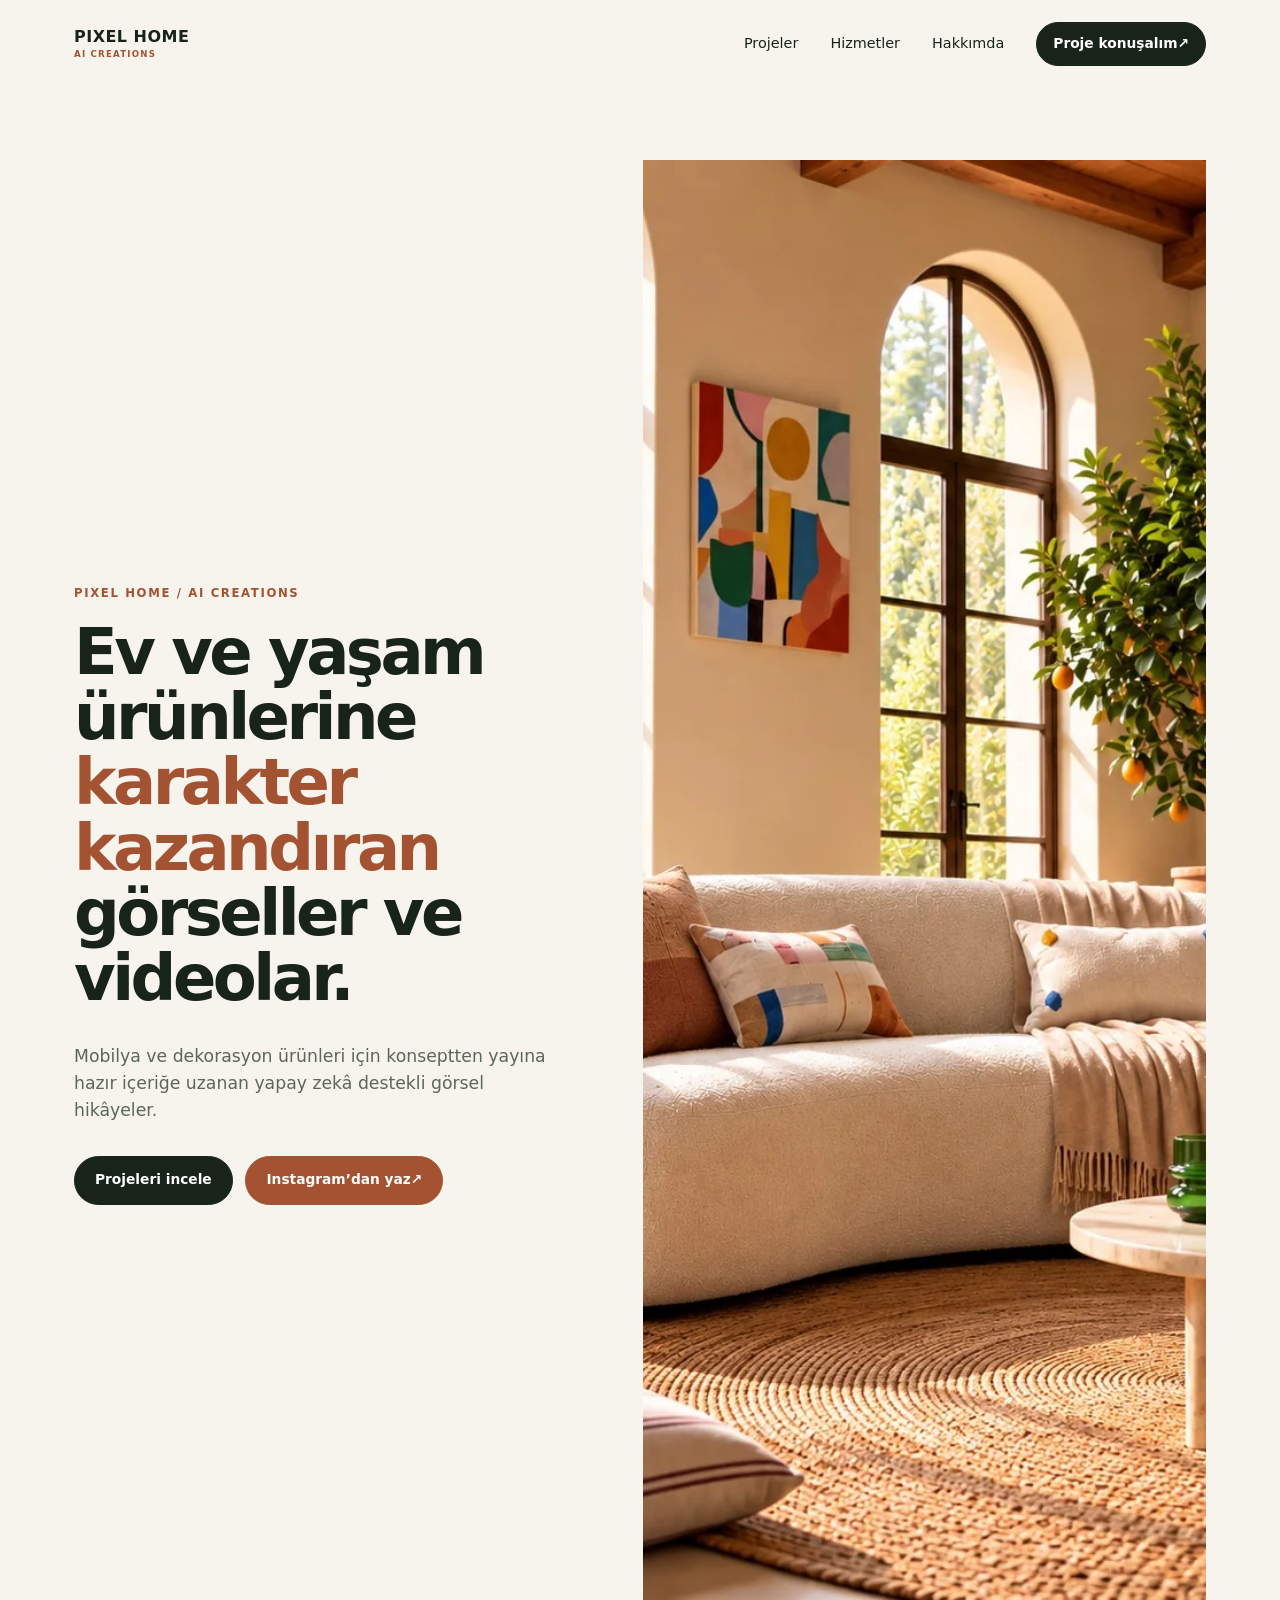
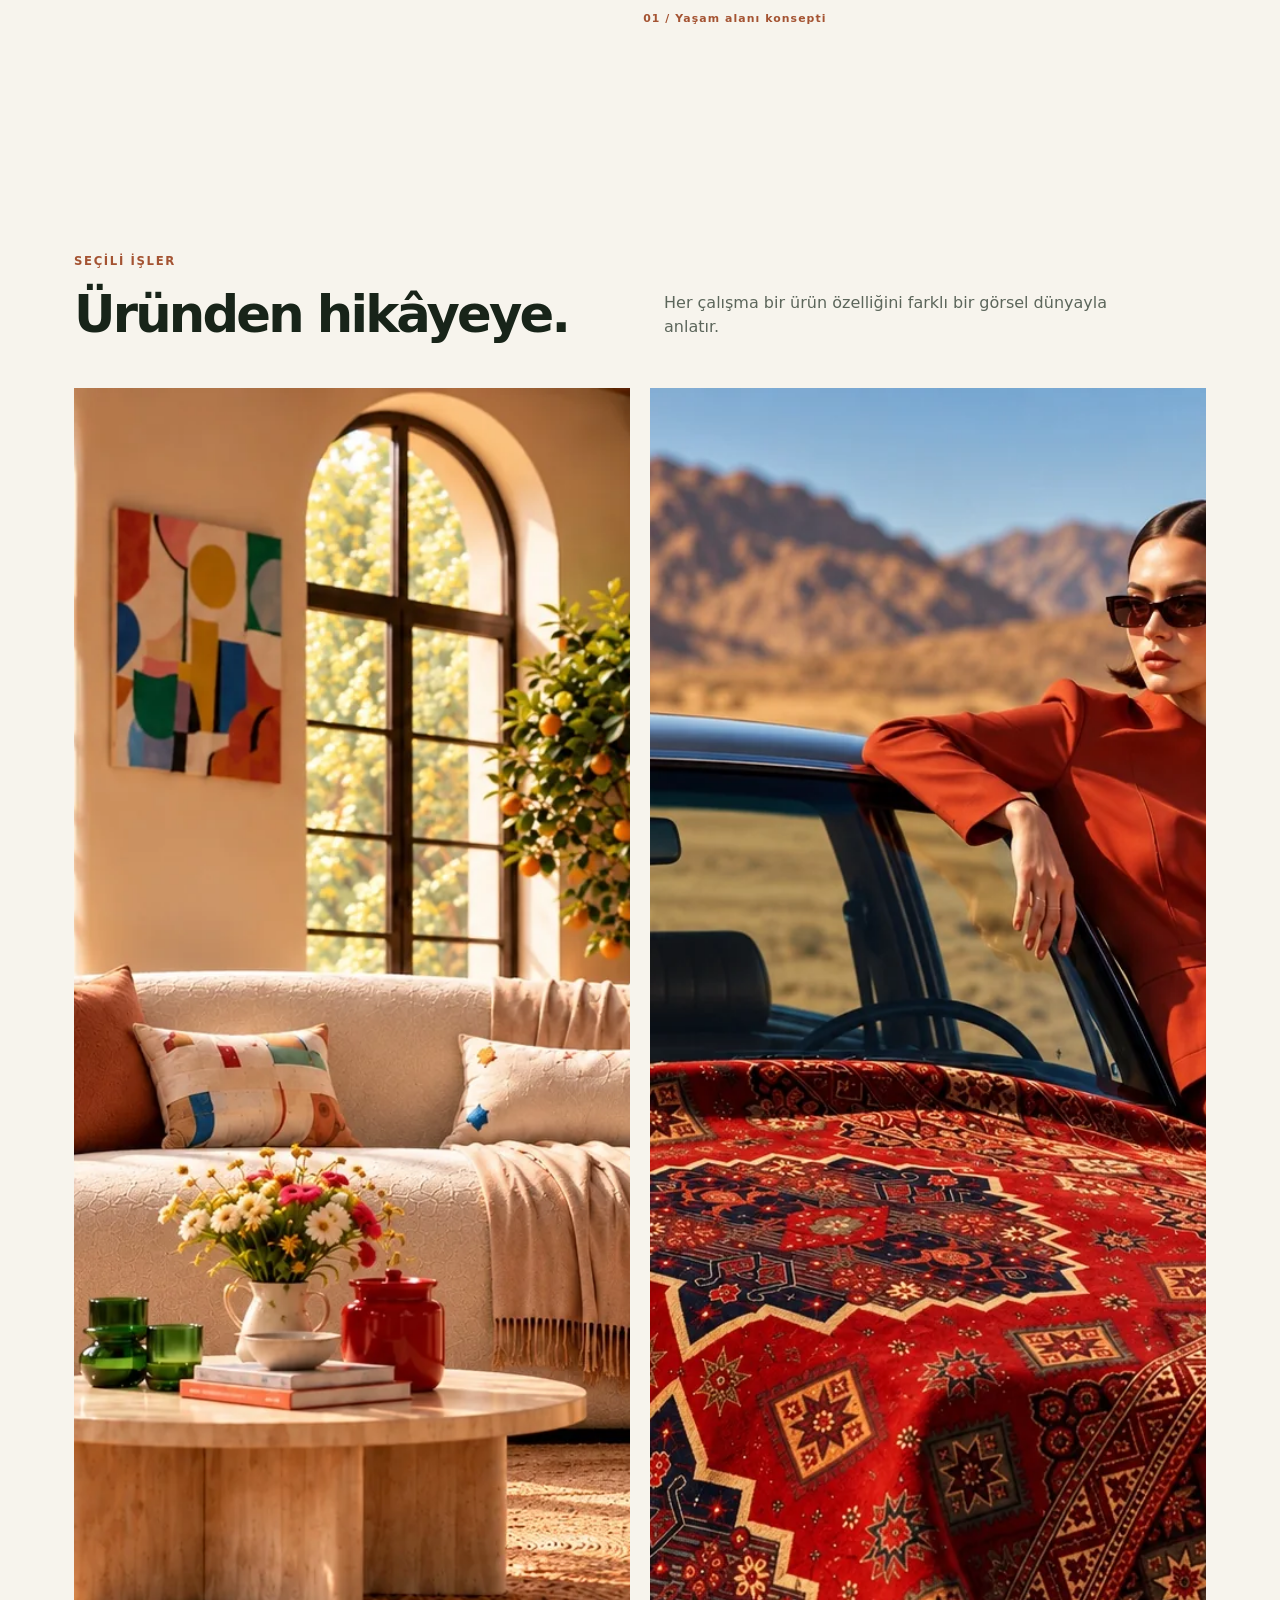
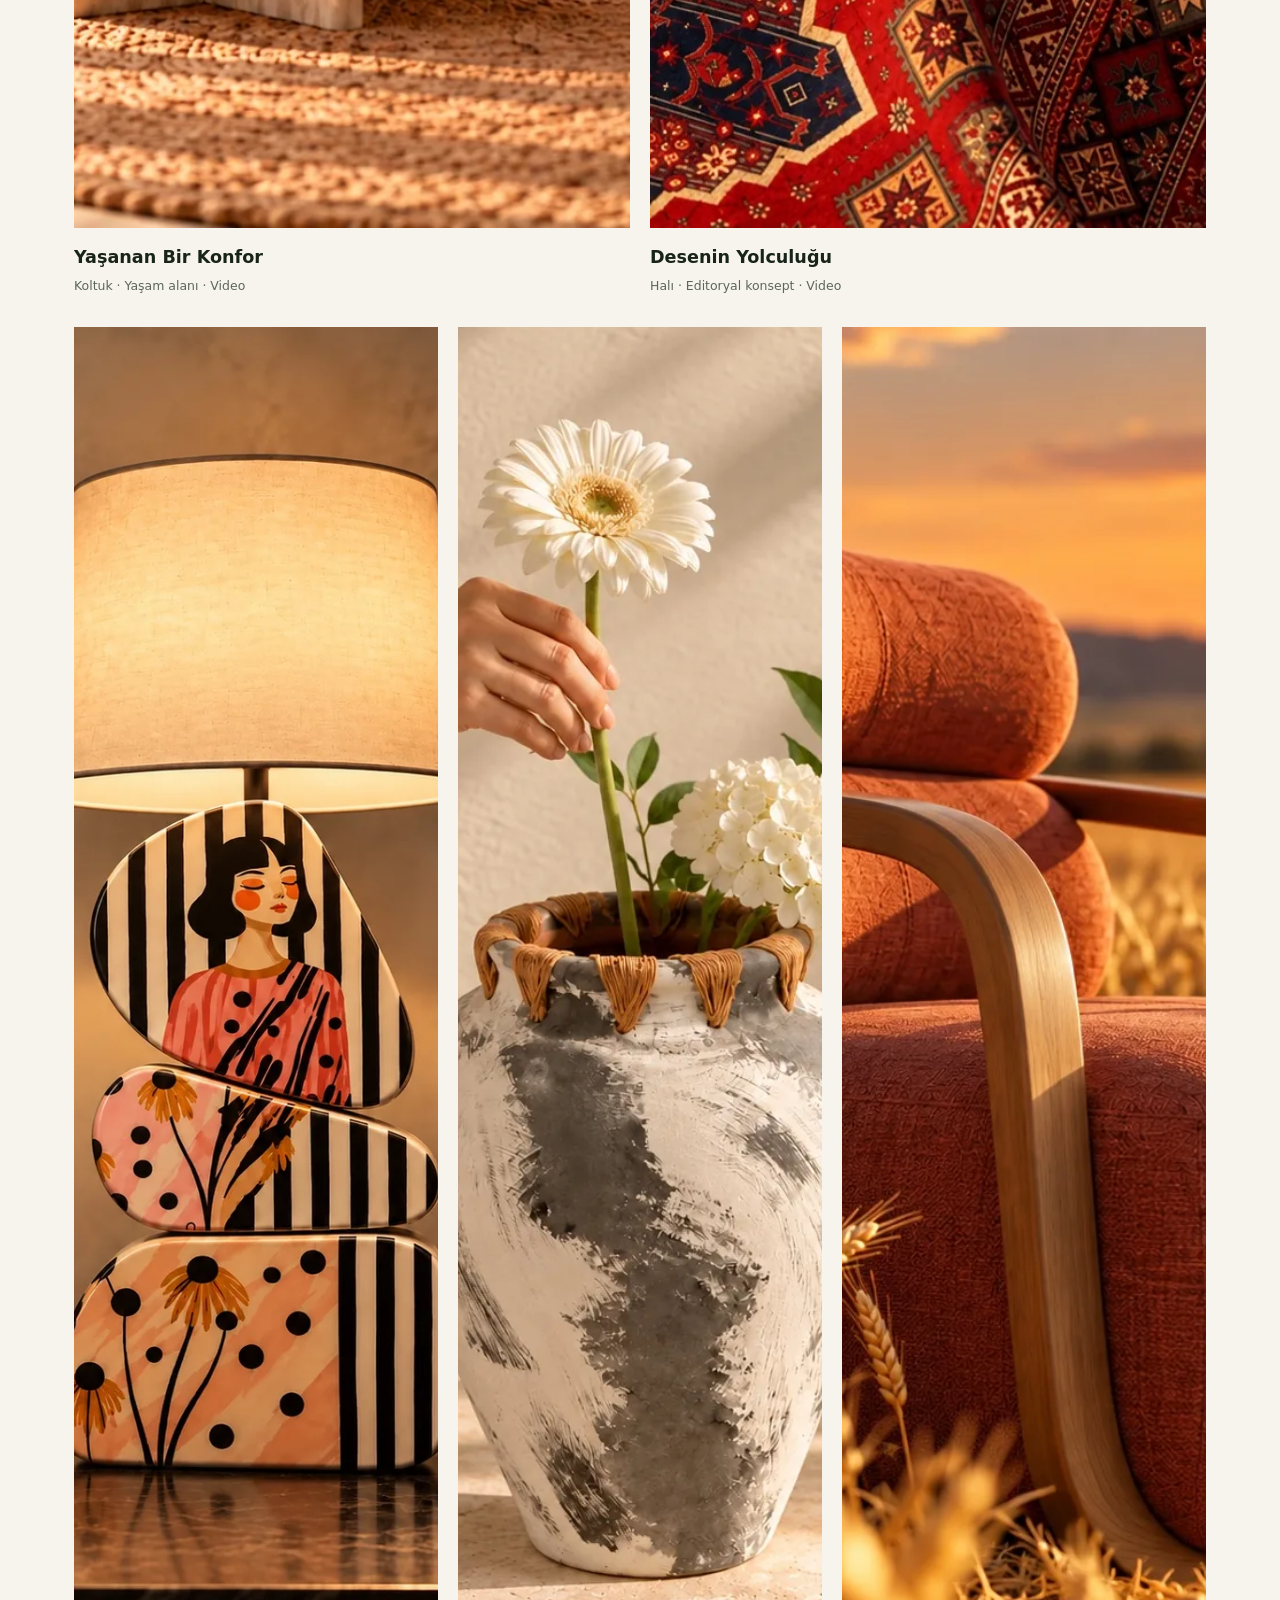
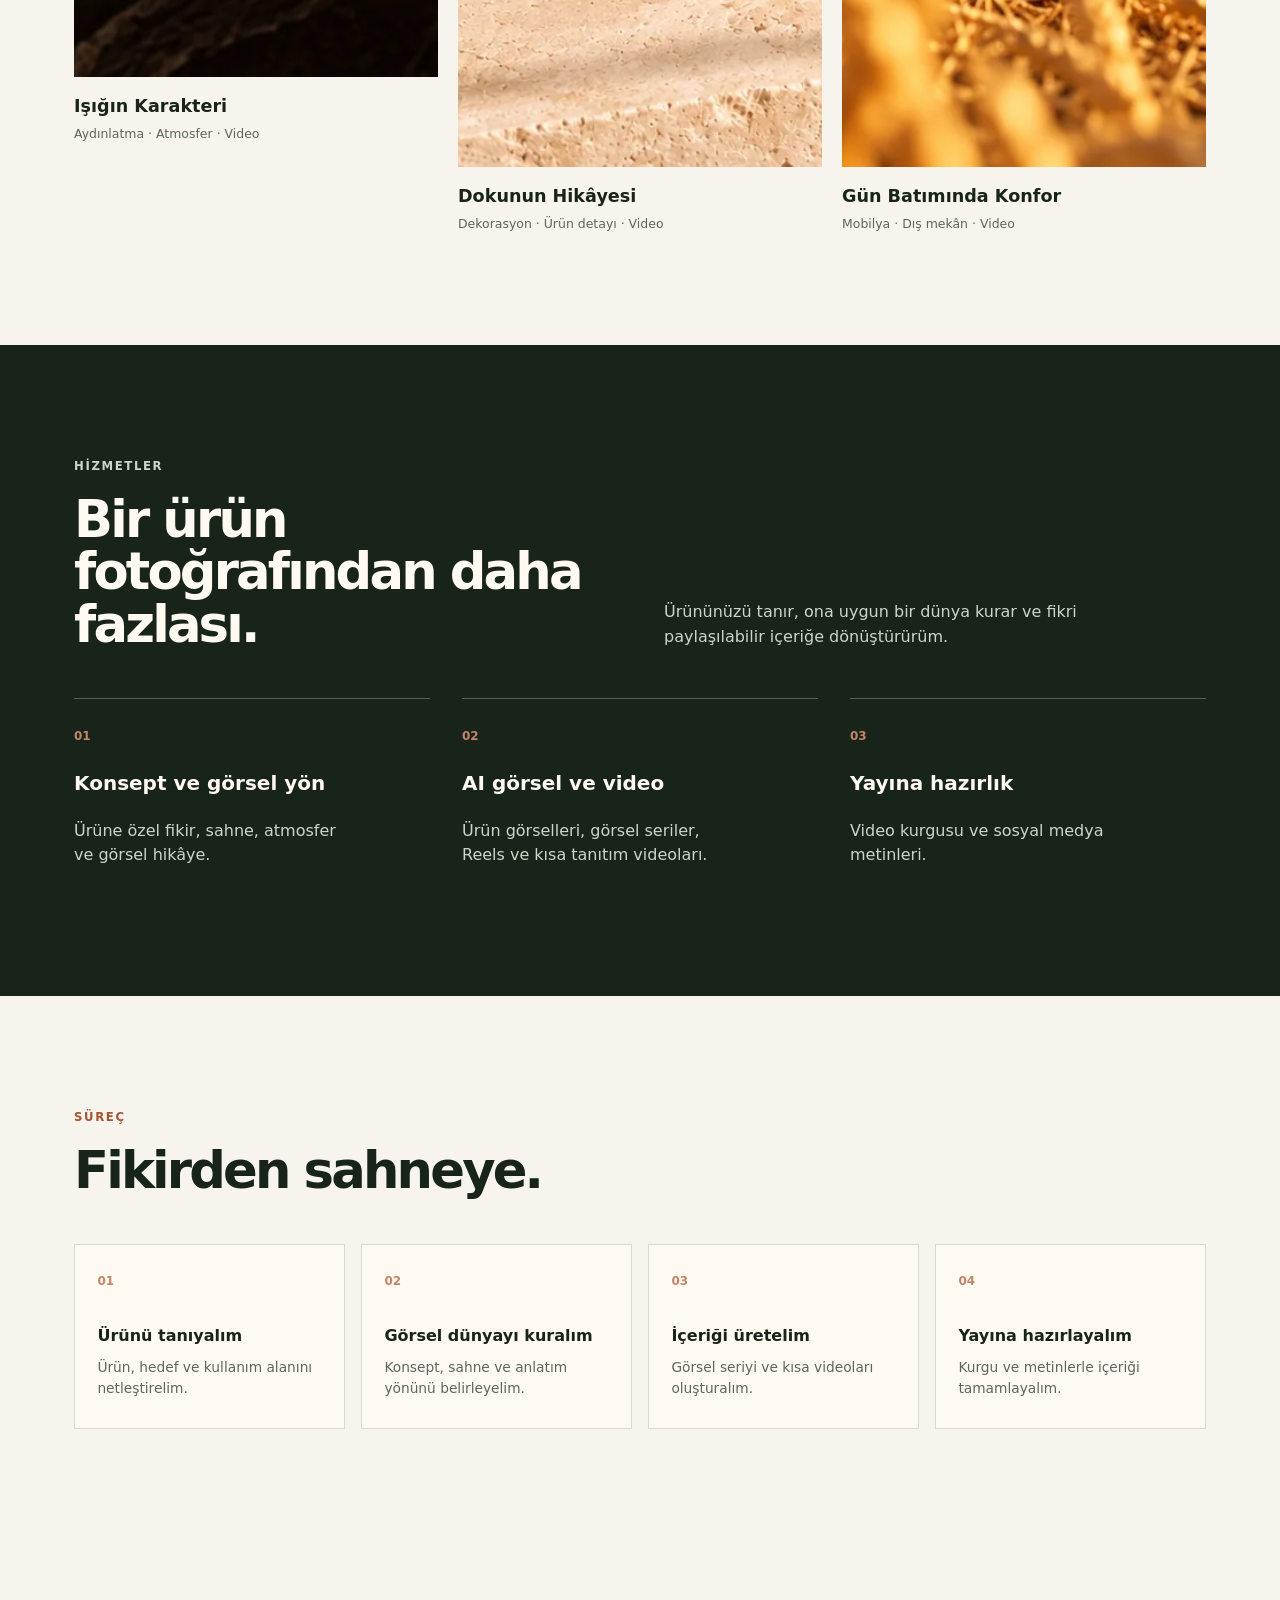
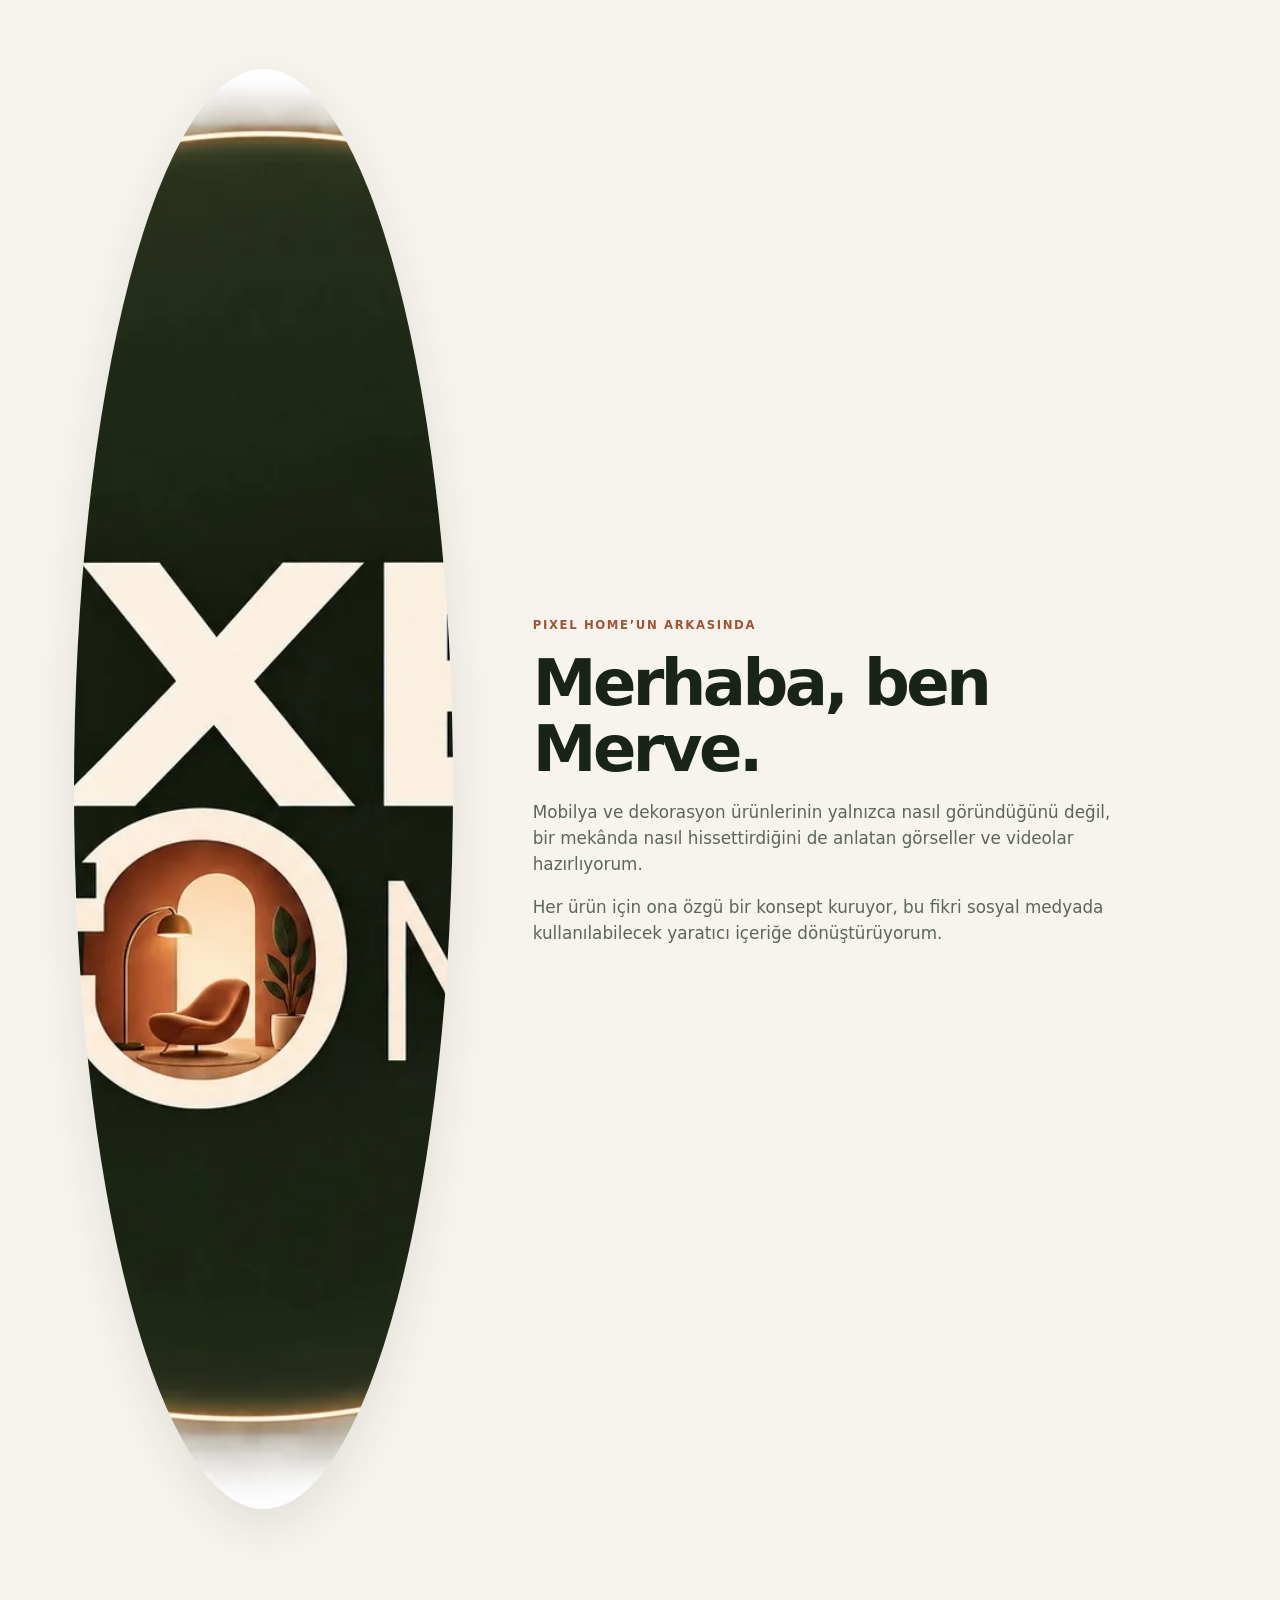
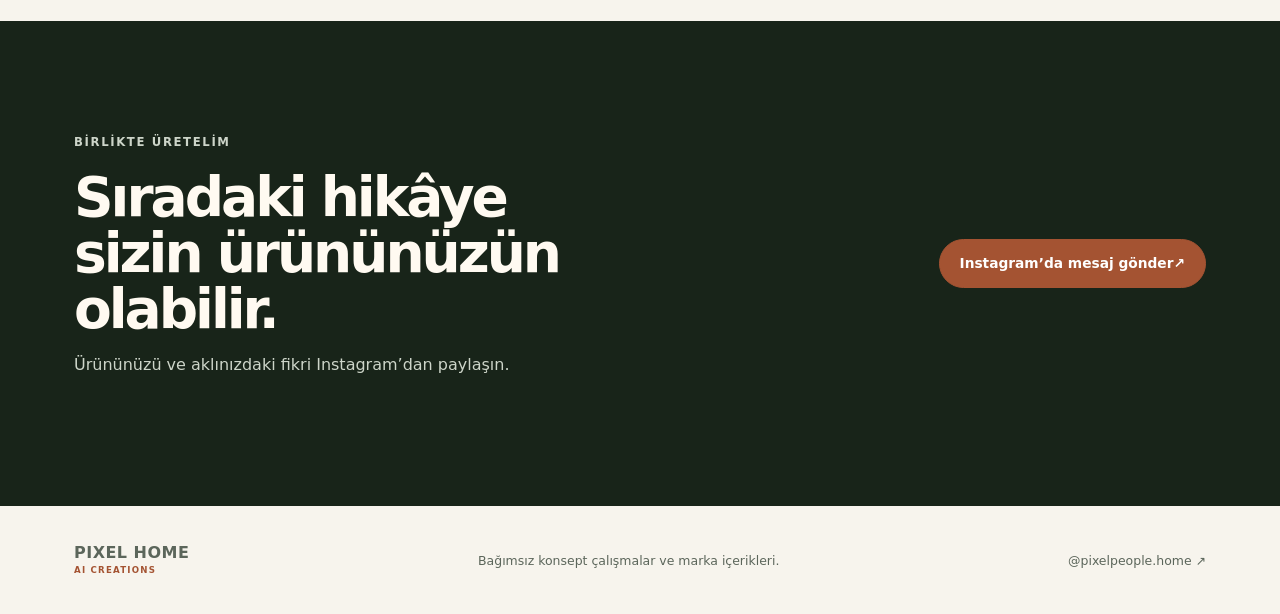
<file: pixel-home/index.html>
<!doctype html>
<html lang="tr">
  <head>
    <meta charset="UTF-8" />
    <meta name="viewport" content="width=device-width, initial-scale=1.0" />
    <meta name="theme-color" content="#182419" />
    <meta name="description" content="Pixel Home, mobilya ve dekorasyon markaları için yapay zekâ destekli ürün görselleri, Reels ve reklam içerikleri üretir." />
    <link rel="canonical" href="https://mervedigital.github.io/pixel-home/" />
    <meta property="og:title" content="Pixel Home | AI Creations" />
    <meta property="og:description" content="Ev ve yaşam ürünlerine karakter kazandıran yapay zekâ destekli görseller ve videolar." />
    <meta property="og:type" content="website" />
    <meta property="og:url" content="https://mervedigital.github.io/pixel-home/" />
    <meta property="og:image" content="https://mervedigital.github.io/pixel-home/assets/images/cream-sofa-hero.webp" />
    <meta name="twitter:card" content="summary_large_image" />
    <title>Pixel Home | AI Creations</title>
    <link rel="icon" href="assets/images/logo.webp" />
    <link rel="preload" as="image" href="assets/images/cream-sofa-hero.webp" fetchpriority="high" />
    <link rel="stylesheet" href="styles.css" />
    <script type="application/ld+json">
      {"@context":"https://schema.org","@type":"ProfessionalService","name":"Pixel Home","description":"Mobilya ve dekorasyon markaları için AI destekli içerik stüdyosu.","url":"https://mervedigital.github.io/pixel-home/","sameAs":["https://www.instagram.com/pixelpeople.home/"]}
    </script>
    <script defer src="app.js"></script>
  </head>
  <body>
    <a class="skip-link" href="#main">İçeriğe geç</a>
    <header class="site-header" data-header>
      <a class="wordmark" href="#top" aria-label="Pixel Home ana sayfa">
        <span>PIXEL HOME</span><small>AI CREATIONS</small>
      </a>
      <button class="menu-toggle" type="button" aria-expanded="false" aria-controls="main-nav" aria-label="Menüyü aç" data-menu-toggle>
        <span></span><span></span>
      </button>
      <nav id="main-nav" class="main-nav" aria-label="Ana menü" data-nav>
        <a href="#projeler">Projeler</a><a href="#hizmetler">Hizmetler</a><a href="#hakkimda">Hakkımda</a>
        <a class="button button-small" href="https://www.instagram.com/pixelpeople.home/" target="_blank" rel="noopener noreferrer">Proje konuşalım <span aria-hidden="true">↗</span></a>
      </nav>
    </header>

    <main id="main">
      <section class="hero section" id="top">
        <div class="hero-copy reveal">
          <p class="eyebrow">PIXEL HOME / AI CREATIONS</p>
          <h1>Ev ve yaşam ürünlerine <em>karakter kazandıran</em> görseller ve videolar.</h1>
          <p class="lead">Mobilya ve dekorasyon ürünleri için konseptten yayına hazır içeriğe uzanan yapay zekâ destekli görsel hikâyeler.</p>
          <div class="actions"><a class="button" href="#projeler">Projeleri incele</a><a class="button button-rust" href="https://www.instagram.com/pixelpeople.home/" target="_blank" rel="noopener noreferrer">Instagram’dan yaz <span aria-hidden="true">↗</span></a></div>
        </div>
        <a class="hero-visual reveal" href="projects/yasanan-bir-konfor/" aria-label="Yaşanan Bir Konfor projesini incele">
          <img src="assets/images/cream-sofa-hero.webp" alt="Güneşli bir yaşam alanında krem renkli kavisli koltuk" width="1440" height="1440" fetchpriority="high" />
          <span>01 / Yaşam alanı konsepti</span>
        </a>
      </section>

      <section class="projects section" id="projeler" aria-labelledby="projects-title">
        <div class="section-heading reveal"><p class="eyebrow">SEÇİLİ İŞLER</p><h2 id="projects-title">Üründen hikâyeye.</h2><p>Her çalışma bir ürün özelliğini farklı bir görsel dünyayla anlatır.</p></div>
        <div class="project-grid">
          <a class="project-card project-card-wide reveal" href="projects/yasanan-bir-konfor/"><img src="assets/images/cream-sofa-front.webp" alt="Krem koltuğun sıcak yaşam alanındaki genel görünümü" width="1440" height="1440" loading="lazy" /><div><h3>Yaşanan Bir Konfor</h3><p>Koltuk · Yaşam alanı · Video</p></div></a>
          <a class="project-card project-card-wide reveal" href="projects/desenin-yolculugu/"><img src="assets/images/rug-hero.webp" alt="Klasik otomobil üzerinde sergilenen kırmızı desenli halı" width="1440" height="1440" loading="lazy" /><div><h3>Desenin Yolculuğu</h3><p>Halı · Editoryal konsept · Video</p></div></a>
          <a class="project-card reveal" href="projects/isigin-karakteri/"><img src="assets/images/lamp-hero.webp" alt="Desenli seramik gövdeli yanan masa lambası" width="1080" height="1350" loading="lazy" /><div><h3>Işığın Karakteri</h3><p>Aydınlatma · Atmosfer · Video</p></div></a>
          <a class="project-card reveal" href="projects/dokunun-hikayesi/"><img src="assets/images/vase-hero.webp" alt="Güneş ışığında çiçek yerleştirilen dokulu seramik vazo" width="1440" height="1440" loading="lazy" /><div><h3>Dokunun Hikâyesi</h3><p>Dekorasyon · Ürün detayı · Video</p></div></a>
          <a class="project-card reveal" href="projects/gun-batiminda-konfor/"><img src="assets/images/rust-chair-hero.webp" alt="Buğday tarlasında kiremit renkli koltuk" width="1440" height="1440" loading="lazy" /><div><h3>Gün Batımında Konfor</h3><p>Mobilya · Dış mekân · Video</p></div></a>
        </div>
      </section>

      <section class="services section-dark" id="hizmetler" aria-labelledby="services-title">
        <div class="section-heading light reveal"><p class="eyebrow">HİZMETLER</p><h2 id="services-title">Bir ürün fotoğrafından daha fazlası.</h2><p>Ürününüzü tanır, ona uygun bir dünya kurar ve fikri paylaşılabilir içeriğe dönüştürürüm.</p></div>
        <div class="service-grid">
          <article class="reveal"><span>01</span><h3>Konsept ve görsel yön</h3><p>Ürüne özel fikir, sahne, atmosfer ve görsel hikâye.</p></article>
          <article class="reveal"><span>02</span><h3>AI görsel ve video</h3><p>Ürün görselleri, görsel seriler, Reels ve kısa tanıtım videoları.</p></article>
          <article class="reveal"><span>03</span><h3>Yayına hazırlık</h3><p>Video kurgusu ve sosyal medya metinleri.</p></article>
        </div>
      </section>

      <section class="process section" aria-labelledby="process-title">
        <div class="section-heading reveal"><p class="eyebrow">SÜREÇ</p><h2 id="process-title">Fikirden sahneye.</h2></div>
        <ol class="process-list">
          <li class="reveal"><span>01</span><h3>Ürünü tanıyalım</h3><p>Ürün, hedef ve kullanım alanını netleştirelim.</p></li>
          <li class="reveal"><span>02</span><h3>Görsel dünyayı kuralım</h3><p>Konsept, sahne ve anlatım yönünü belirleyelim.</p></li>
          <li class="reveal"><span>03</span><h3>İçeriği üretelim</h3><p>Görsel seriyi ve kısa videoları oluşturalım.</p></li>
          <li class="reveal"><span>04</span><h3>Yayına hazırlayalım</h3><p>Kurgu ve metinlerle içeriği tamamlayalım.</p></li>
        </ol>
      </section>

      <section class="about section" id="hakkimda" aria-labelledby="about-title">
        <img class="about-logo reveal" src="assets/images/logo.webp" alt="Pixel Home AI Creations logosu" width="1440" height="1440" loading="lazy" />
        <div class="about-copy reveal"><p class="eyebrow">PIXEL HOME’UN ARKASINDA</p><h2 id="about-title">Merhaba, ben Merve.</h2><p>Mobilya ve dekorasyon ürünlerinin yalnızca nasıl göründüğünü değil, bir mekânda nasıl hissettirdiğini de anlatan görseller ve videolar hazırlıyorum.</p><p>Her ürün için ona özgü bir konsept kuruyor, bu fikri sosyal medyada kullanılabilecek yaratıcı içeriğe dönüştürüyorum.</p></div>
      </section>

      <section class="contact section-dark" aria-labelledby="contact-title">
        <div><p class="eyebrow">BİRLİKTE ÜRETELİM</p><h2 id="contact-title">Sıradaki hikâye sizin ürününüzün olabilir.</h2><p>Ürününüzü ve aklınızdaki fikri Instagram’dan paylaşın.</p></div>
        <a class="button button-rust" href="https://www.instagram.com/pixelpeople.home/" target="_blank" rel="noopener noreferrer">Instagram’da mesaj gönder <span aria-hidden="true">↗</span></a>
      </section>
    </main>

    <footer><a class="wordmark" href="#top"><span>PIXEL HOME</span><small>AI CREATIONS</small></a><p>Bağımsız konsept çalışmalar ve marka içerikleri.</p><a href="https://www.instagram.com/pixelpeople.home/" target="_blank" rel="noopener noreferrer">@pixelpeople.home ↗</a></footer>
  </body>
</html>
</file>
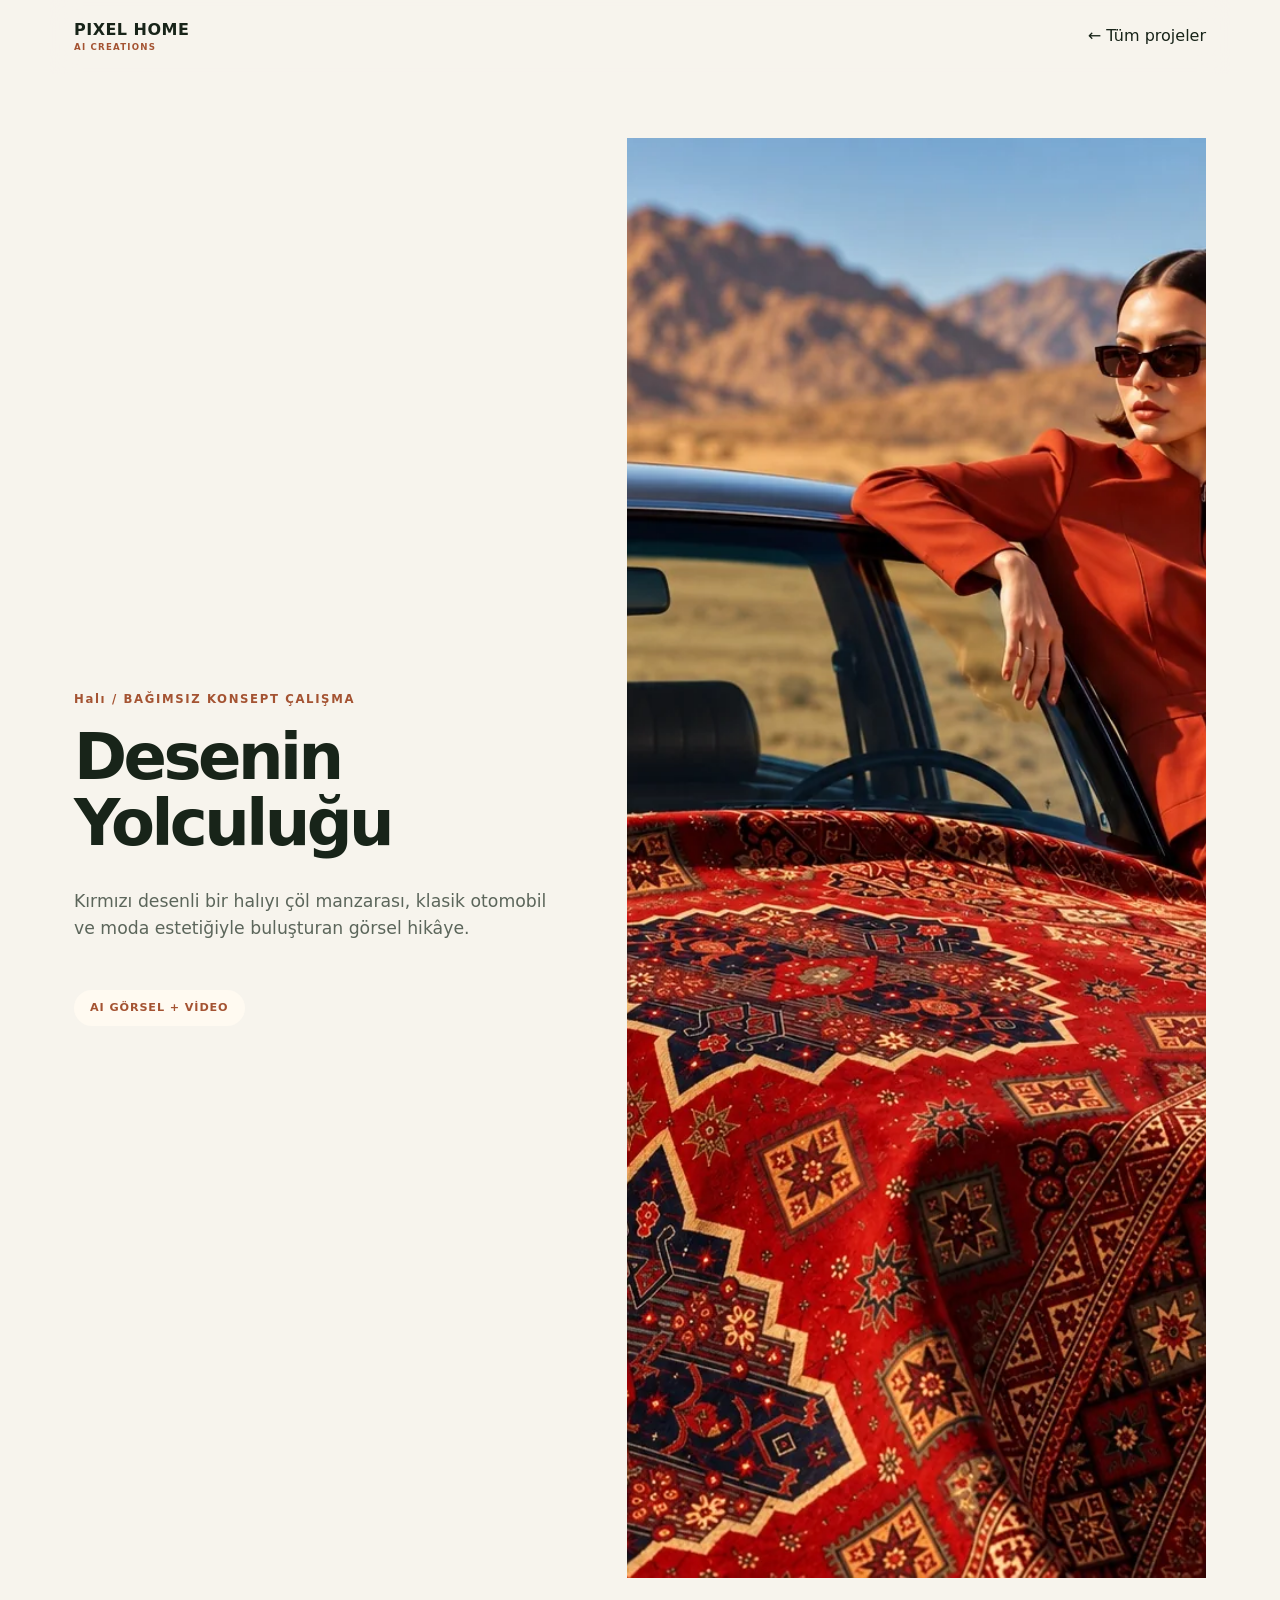
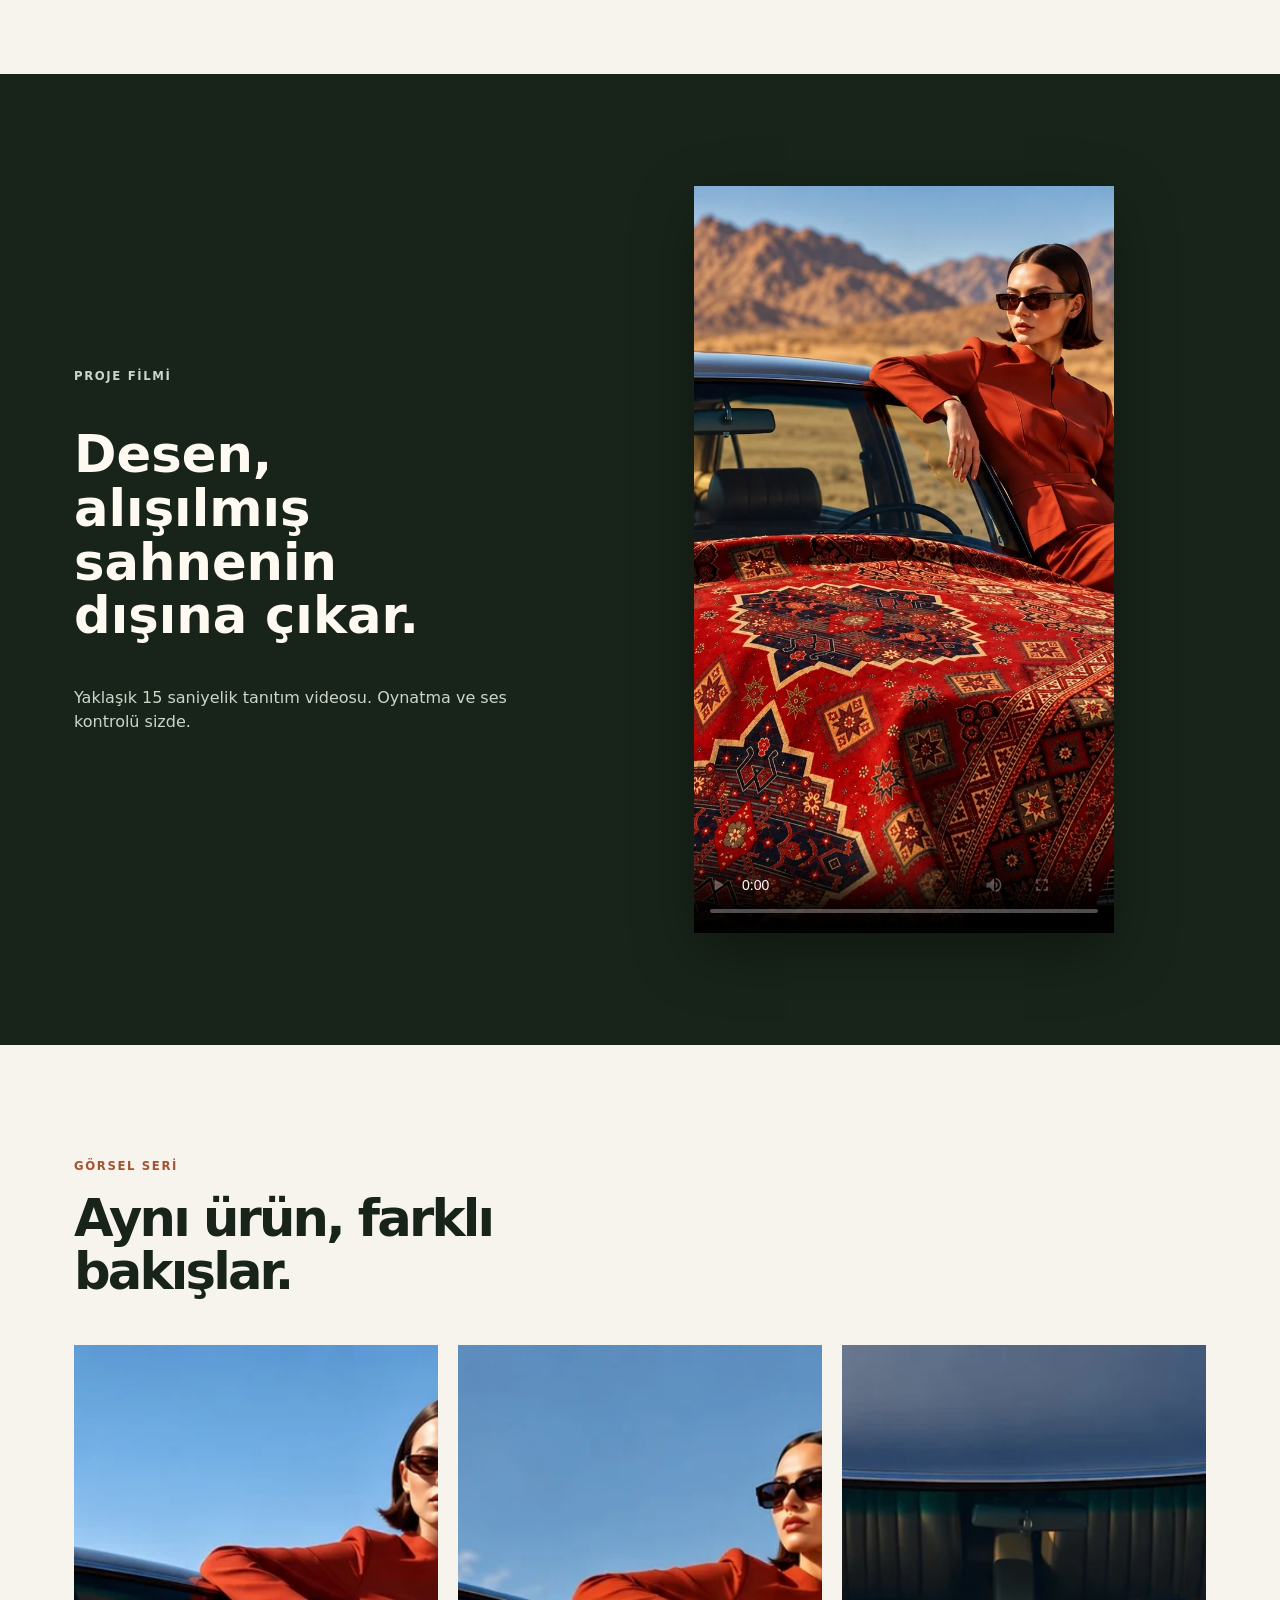
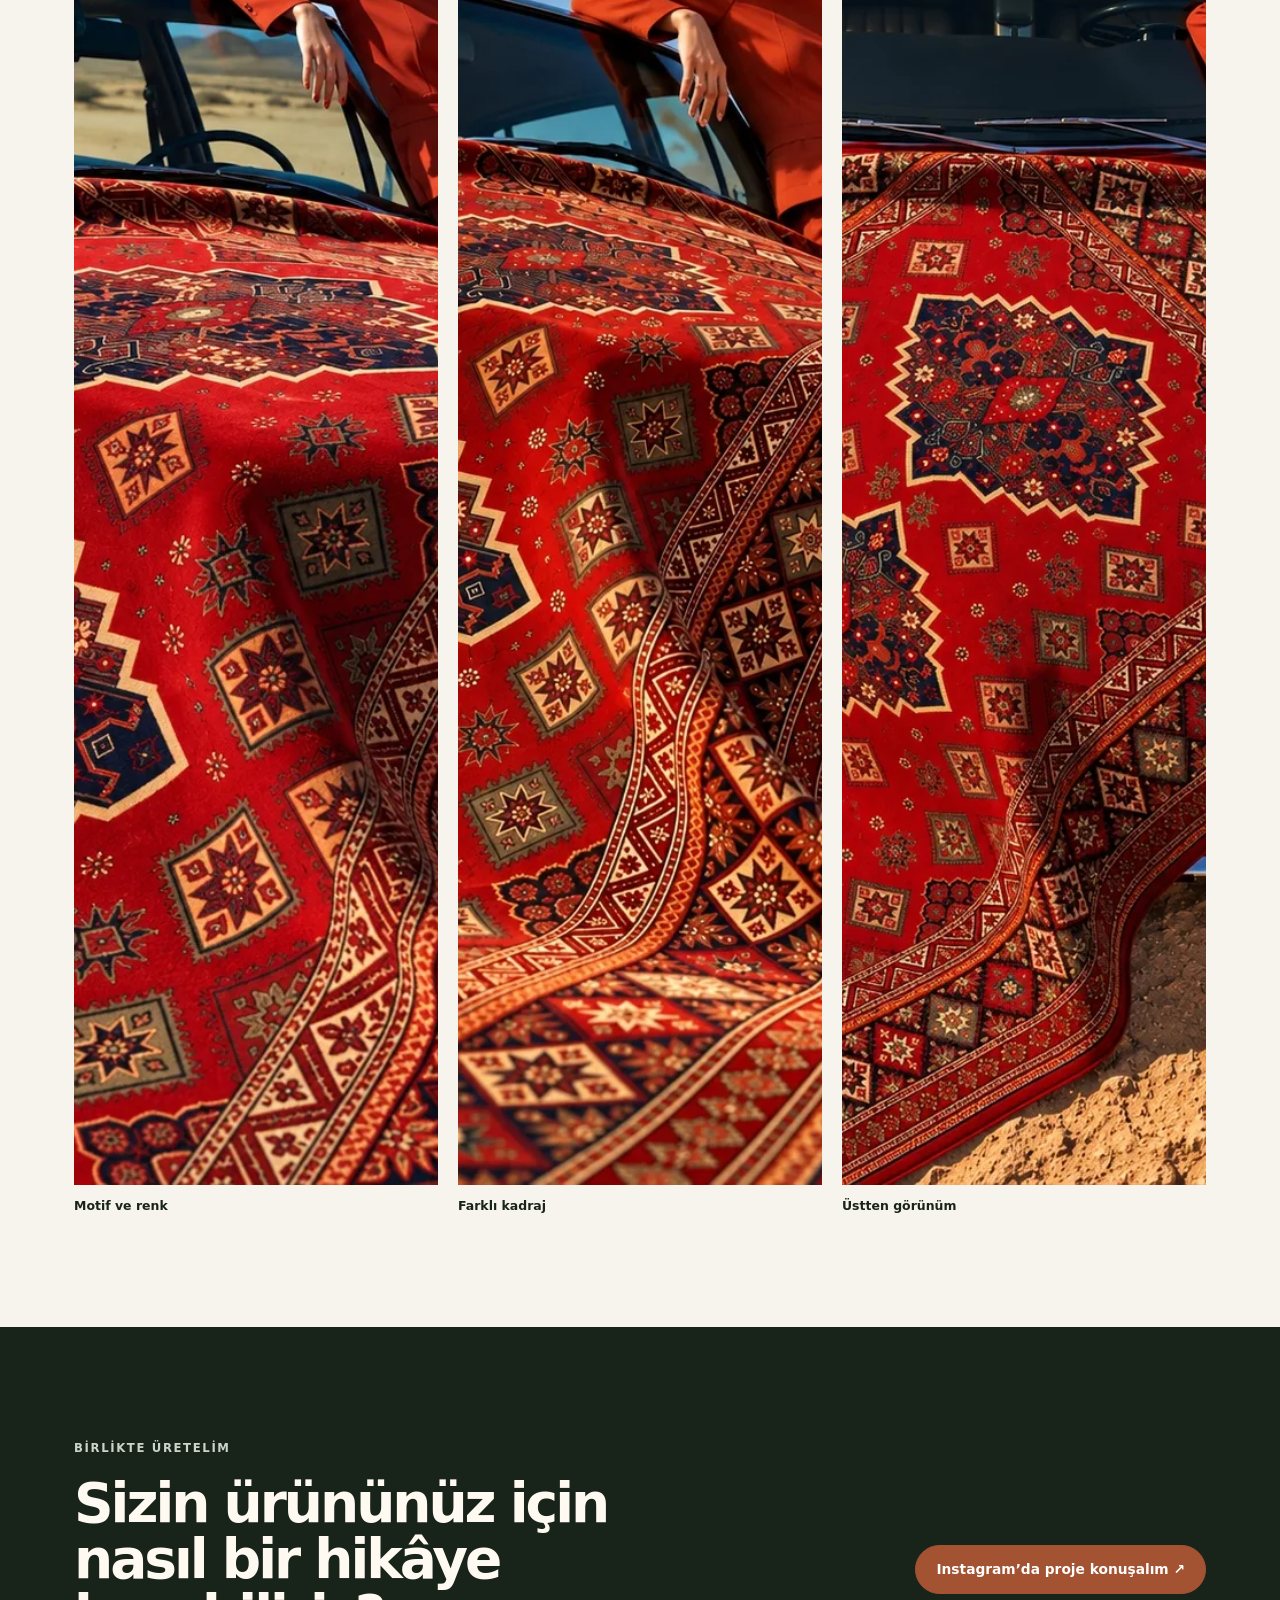
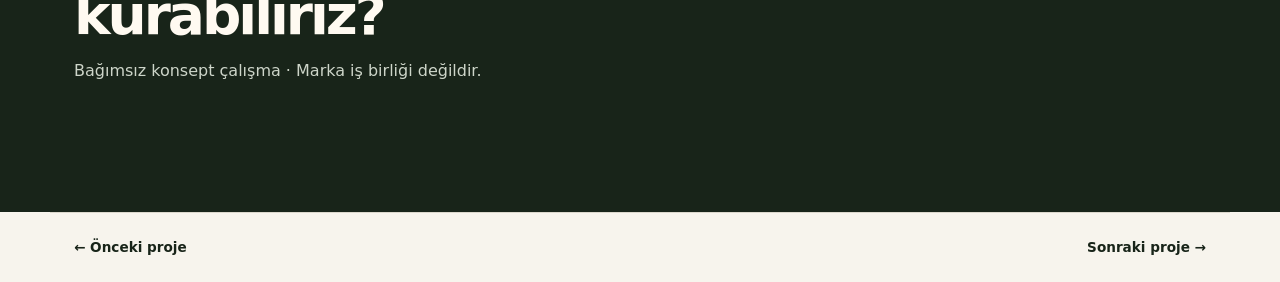
<file: pixel-home/projects/desenin-yolculugu/index.html>
<!doctype html><html lang="tr"><head><meta charset="UTF-8"><meta name="viewport" content="width=device-width,initial-scale=1"><meta name="theme-color" content="#182419"><meta name="description" content="Kırmızı desenli bir halıyı çöl manzarası, klasik otomobil ve moda estetiğiyle buluşturan görsel hikâye."><link rel="canonical" href="https://mervedigital.github.io/pixel-home/projects/desenin-yolculugu/"><meta property="og:title" content="Desenin Yolculuğu | Pixel Home"><meta property="og:description" content="Kırmızı desenli bir halıyı çöl manzarası, klasik otomobil ve moda estetiğiyle buluşturan görsel hikâye."><meta property="og:type" content="article"><meta property="og:image" content="https://mervedigital.github.io/pixel-home/assets/images/rug-hero.webp"><meta name="twitter:card" content="summary_large_image"><title>Desenin Yolculuğu | Pixel Home</title><link rel="icon" href="../../assets/images/logo.webp"><link rel="stylesheet" href="../../styles.css"><script defer src="../../app.js"></script></head><body><a class="skip-link" href="#main">İçeriğe geç</a><header class="site-header" data-header><a class="wordmark" href="../../"><span>PIXEL HOME</span><small>AI CREATIONS</small></a><a href="../../#projeler">← Tüm projeler</a></header><main class="project-main" id="main"><section class="project-hero"><div class="reveal"><p class="eyebrow">Halı / BAĞIMSIZ KONSEPT ÇALIŞMA</p><h1>Desenin Yolculuğu</h1><p class="lead">Kırmızı desenli bir halıyı çöl manzarası, klasik otomobil ve moda estetiğiyle buluşturan görsel hikâye.</p><span class="meta">AI GÖRSEL + VİDEO</span></div><img class="reveal" src="../../assets/images/rug-hero.webp" alt="Desenin Yolculuğu projesi kapak görseli" width="1440" height="1440"></section><section class="film section-dark"><div class="film-copy reveal"><p class="eyebrow">PROJE FİLMİ</p><h2>Desen, alışılmış sahnenin dışına çıkar.</h2><p>Yaklaşık 15 saniyelik tanıtım videosu. Oynatma ve ses kontrolü sizde.</p></div><div class="video-frame reveal"><video controls playsinline preload="metadata" poster="../../assets/images/rug-hero.webp" aria-label="Desenin Yolculuğu tanıtım videosu"><source src="../../assets/videos/rug.mp4" type="video/mp4">Tarayıcınız video etiketini desteklemiyor.</video></div></section><section class="gallery" aria-labelledby="gallery-title"><div class="section-heading reveal"><p class="eyebrow">GÖRSEL SERİ</p><h2 id="gallery-title">Aynı ürün, farklı bakışlar.</h2></div><div class="gallery-grid"><figure><img src="../../assets/images/rug-angle.webp" alt="Desenin Yolculuğu: motif ve renk" width="1440" height="1440" loading="lazy"><figcaption>Motif ve renk</figcaption></figure><figure><img src="../../assets/images/rug-low.webp" alt="Desenin Yolculuğu: farklı kadraj" width="1440" height="1440" loading="lazy"><figcaption>Farklı kadraj</figcaption></figure><figure><img src="../../assets/images/rug-top.webp" alt="Desenin Yolculuğu: üstten görünüm" width="1440" height="1440" loading="lazy"><figcaption>Üstten görünüm</figcaption></figure></div></section><section class="contact section-dark"><div><p class="eyebrow">BİRLİKTE ÜRETELİM</p><h2>Sizin ürününüz için nasıl bir hikâye kurabiliriz?</h2><p>Bağımsız konsept çalışma · Marka iş birliği değildir.</p></div><a class="button button-rust" href="https://www.instagram.com/pixelpeople.home/" target="_blank" rel="noopener noreferrer">Instagram’da proje konuşalım ↗</a></section><nav class="project-nav" aria-label="Proje geçişleri"><a href="../yasanan-bir-konfor/">← Önceki proje</a><a href="../isigin-karakteri/">Sonraki proje →</a></nav></main></body></html>
</file>
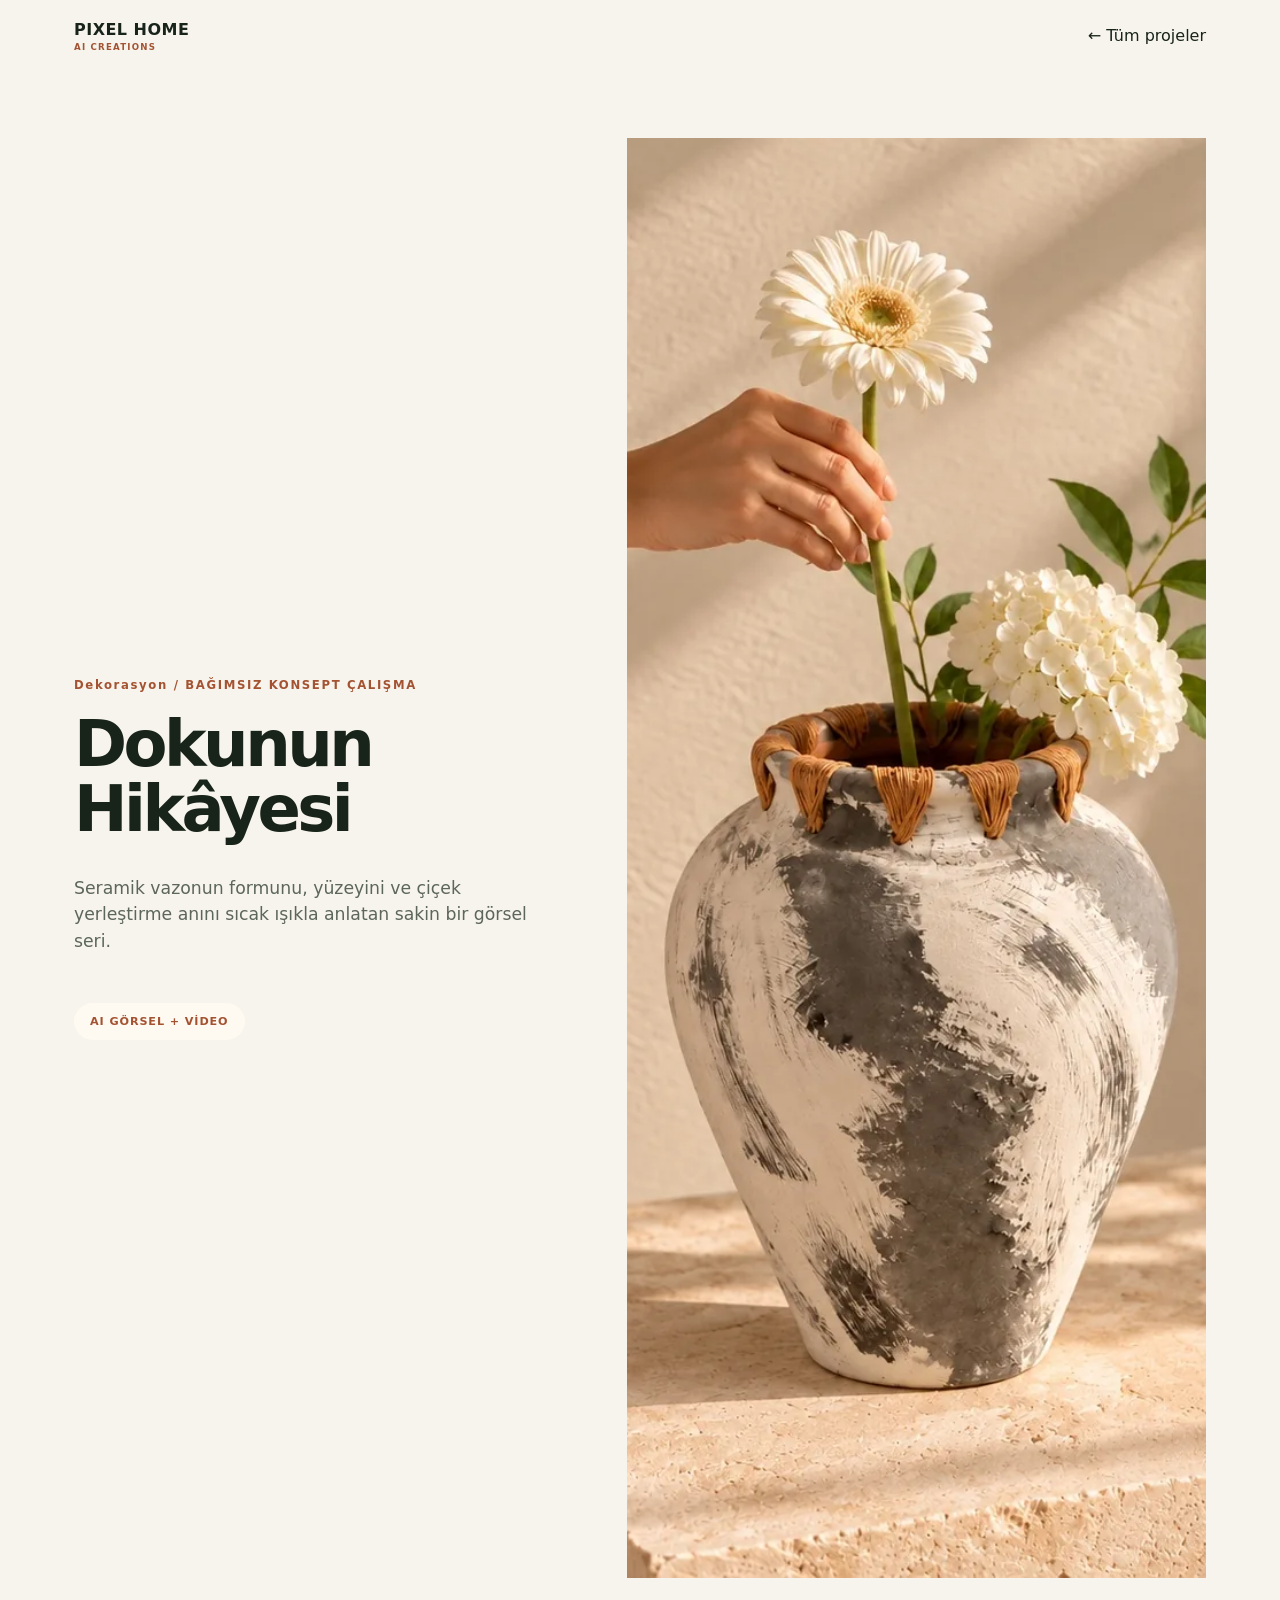
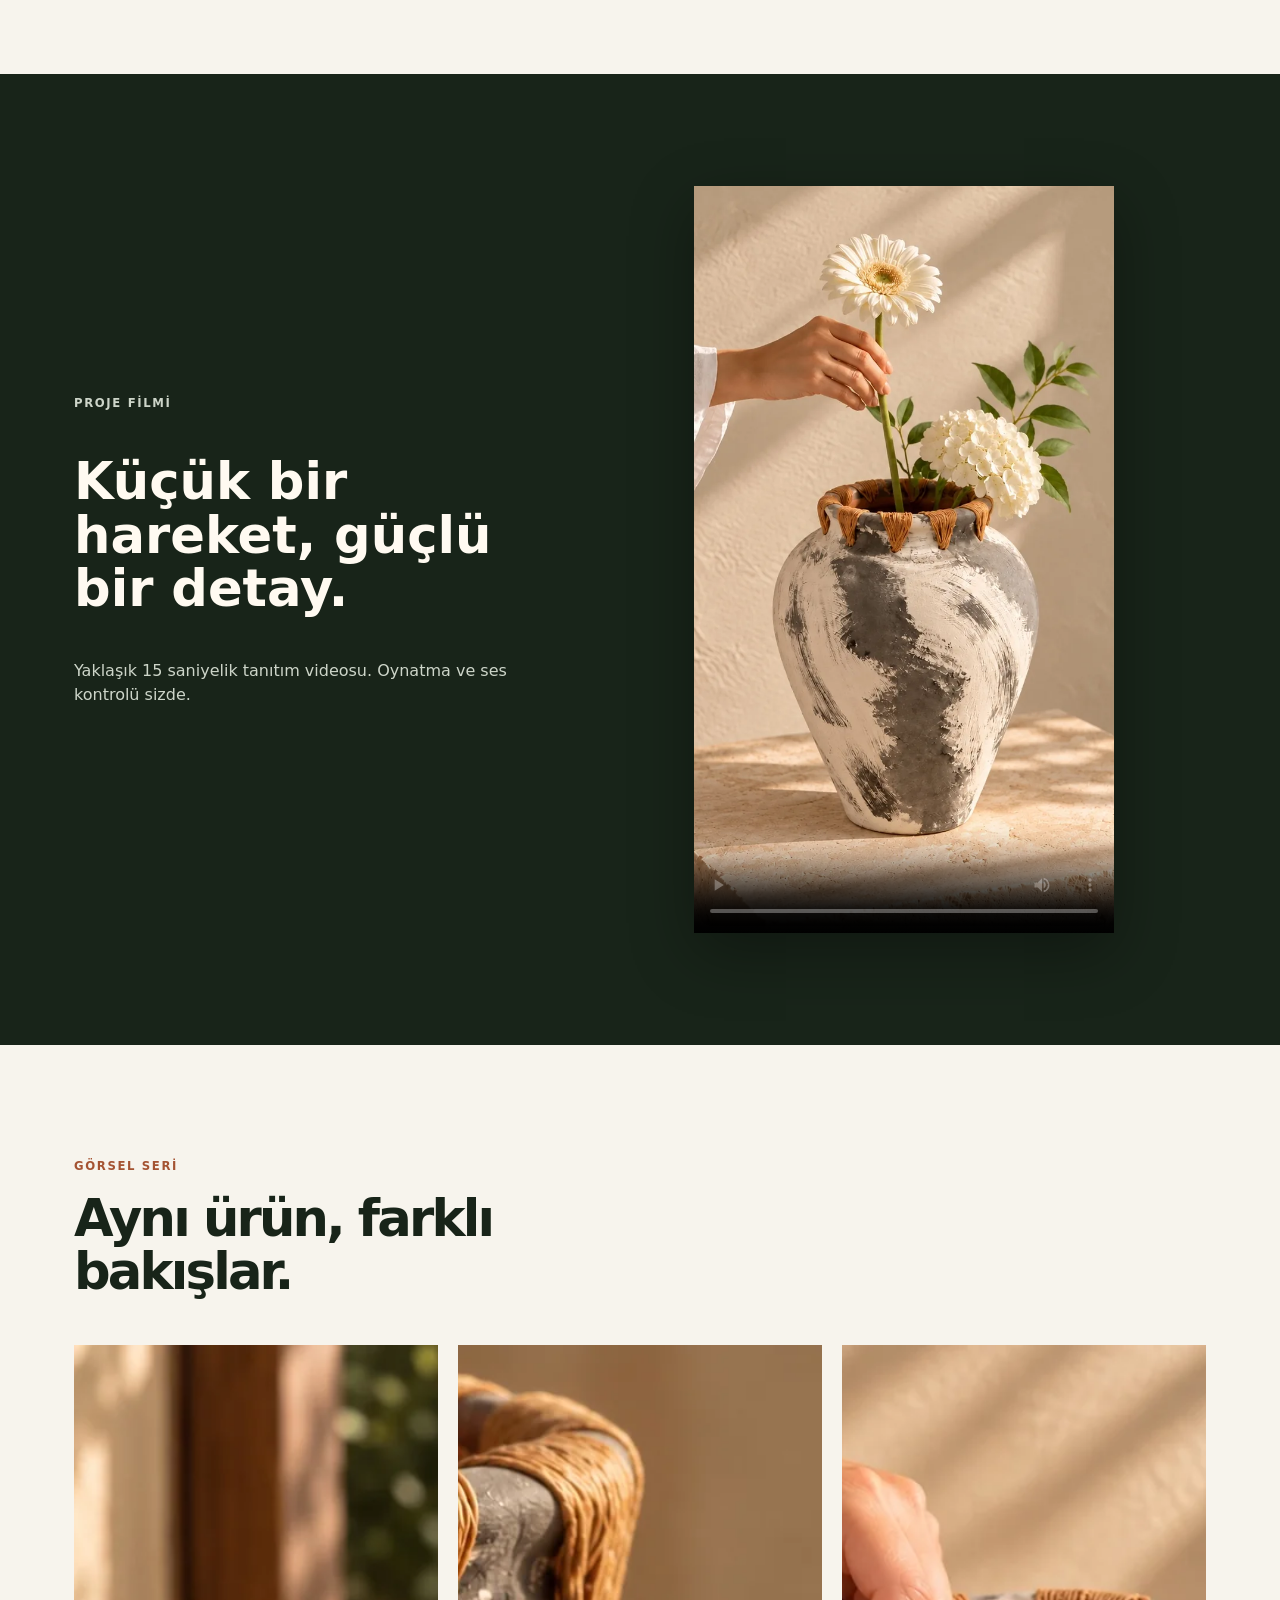
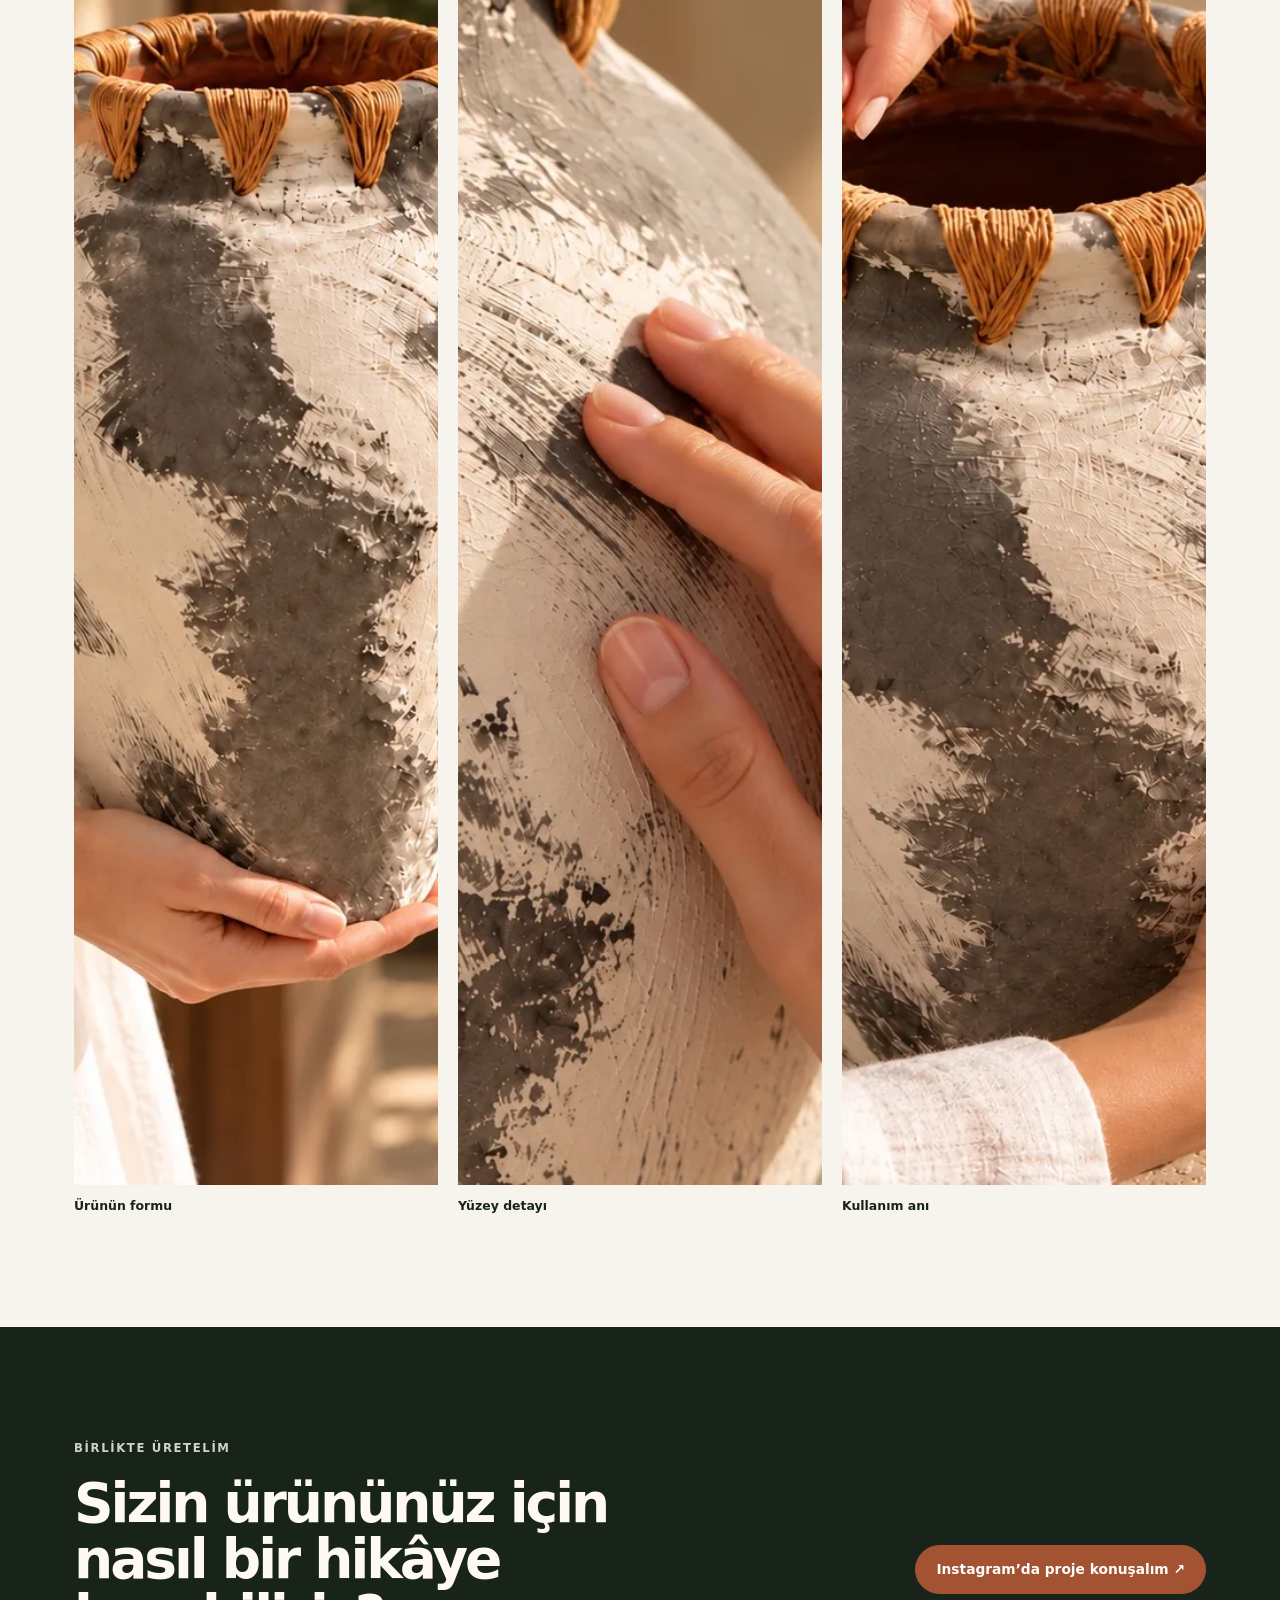
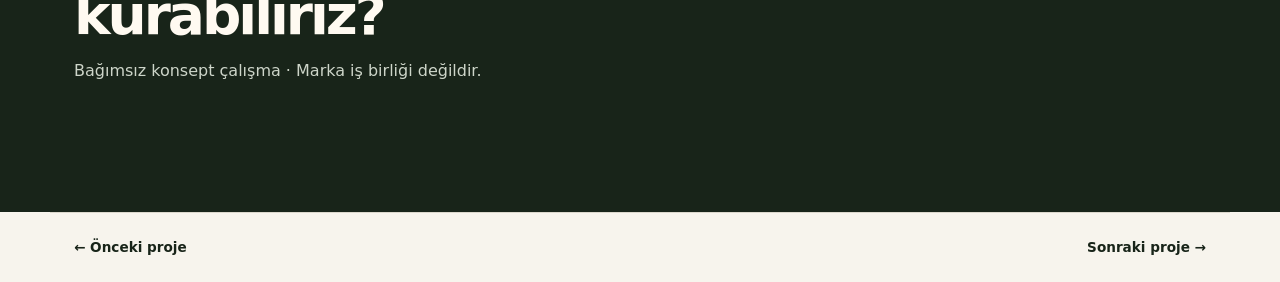
<file: pixel-home/projects/dokunun-hikayesi/index.html>
<!doctype html><html lang="tr"><head><meta charset="UTF-8"><meta name="viewport" content="width=device-width,initial-scale=1"><meta name="theme-color" content="#182419"><meta name="description" content="Seramik vazonun formunu, yüzeyini ve çiçek yerleştirme anını sıcak ışıkla anlatan sakin bir görsel seri."><link rel="canonical" href="https://mervedigital.github.io/pixel-home/projects/dokunun-hikayesi/"><meta property="og:title" content="Dokunun Hikâyesi | Pixel Home"><meta property="og:description" content="Seramik vazonun formunu, yüzeyini ve çiçek yerleştirme anını sıcak ışıkla anlatan sakin bir görsel seri."><meta property="og:type" content="article"><meta property="og:image" content="https://mervedigital.github.io/pixel-home/assets/images/vase-hero.webp"><meta name="twitter:card" content="summary_large_image"><title>Dokunun Hikâyesi | Pixel Home</title><link rel="icon" href="../../assets/images/logo.webp"><link rel="stylesheet" href="../../styles.css"><script defer src="../../app.js"></script></head><body><a class="skip-link" href="#main">İçeriğe geç</a><header class="site-header" data-header><a class="wordmark" href="../../"><span>PIXEL HOME</span><small>AI CREATIONS</small></a><a href="../../#projeler">← Tüm projeler</a></header><main class="project-main" id="main"><section class="project-hero"><div class="reveal"><p class="eyebrow">Dekorasyon / BAĞIMSIZ KONSEPT ÇALIŞMA</p><h1>Dokunun Hikâyesi</h1><p class="lead">Seramik vazonun formunu, yüzeyini ve çiçek yerleştirme anını sıcak ışıkla anlatan sakin bir görsel seri.</p><span class="meta">AI GÖRSEL + VİDEO</span></div><img class="reveal" src="../../assets/images/vase-hero.webp" alt="Dokunun Hikâyesi projesi kapak görseli" width="1440" height="1440"></section><section class="film section-dark"><div class="film-copy reveal"><p class="eyebrow">PROJE FİLMİ</p><h2>Küçük bir hareket, güçlü bir detay.</h2><p>Yaklaşık 15 saniyelik tanıtım videosu. Oynatma ve ses kontrolü sizde.</p></div><div class="video-frame reveal"><video controls playsinline preload="metadata" poster="../../assets/images/vase-hero.webp" aria-label="Dokunun Hikâyesi tanıtım videosu"><source src="../../assets/videos/vase.mp4" type="video/mp4">Tarayıcınız video etiketini desteklemiyor.</video></div></section><section class="gallery" aria-labelledby="gallery-title"><div class="section-heading reveal"><p class="eyebrow">GÖRSEL SERİ</p><h2 id="gallery-title">Aynı ürün, farklı bakışlar.</h2></div><div class="gallery-grid"><figure><img src="../../assets/images/vase-hold.webp" alt="Dokunun Hikâyesi: ürünün formu" width="1440" height="1440" loading="lazy"><figcaption>Ürünün formu</figcaption></figure><figure><img src="../../assets/images/vase-detail.webp" alt="Dokunun Hikâyesi: yüzey detayı" width="1440" height="1440" loading="lazy"><figcaption>Yüzey detayı</figcaption></figure><figure><img src="../../assets/images/vase-use.webp" alt="Dokunun Hikâyesi: kullanım anı" width="1440" height="1440" loading="lazy"><figcaption>Kullanım anı</figcaption></figure></div></section><section class="contact section-dark"><div><p class="eyebrow">BİRLİKTE ÜRETELİM</p><h2>Sizin ürününüz için nasıl bir hikâye kurabiliriz?</h2><p>Bağımsız konsept çalışma · Marka iş birliği değildir.</p></div><a class="button button-rust" href="https://www.instagram.com/pixelpeople.home/" target="_blank" rel="noopener noreferrer">Instagram’da proje konuşalım ↗</a></section><nav class="project-nav" aria-label="Proje geçişleri"><a href="../isigin-karakteri/">← Önceki proje</a><a href="../gun-batiminda-konfor/">Sonraki proje →</a></nav></main></body></html>
</file>
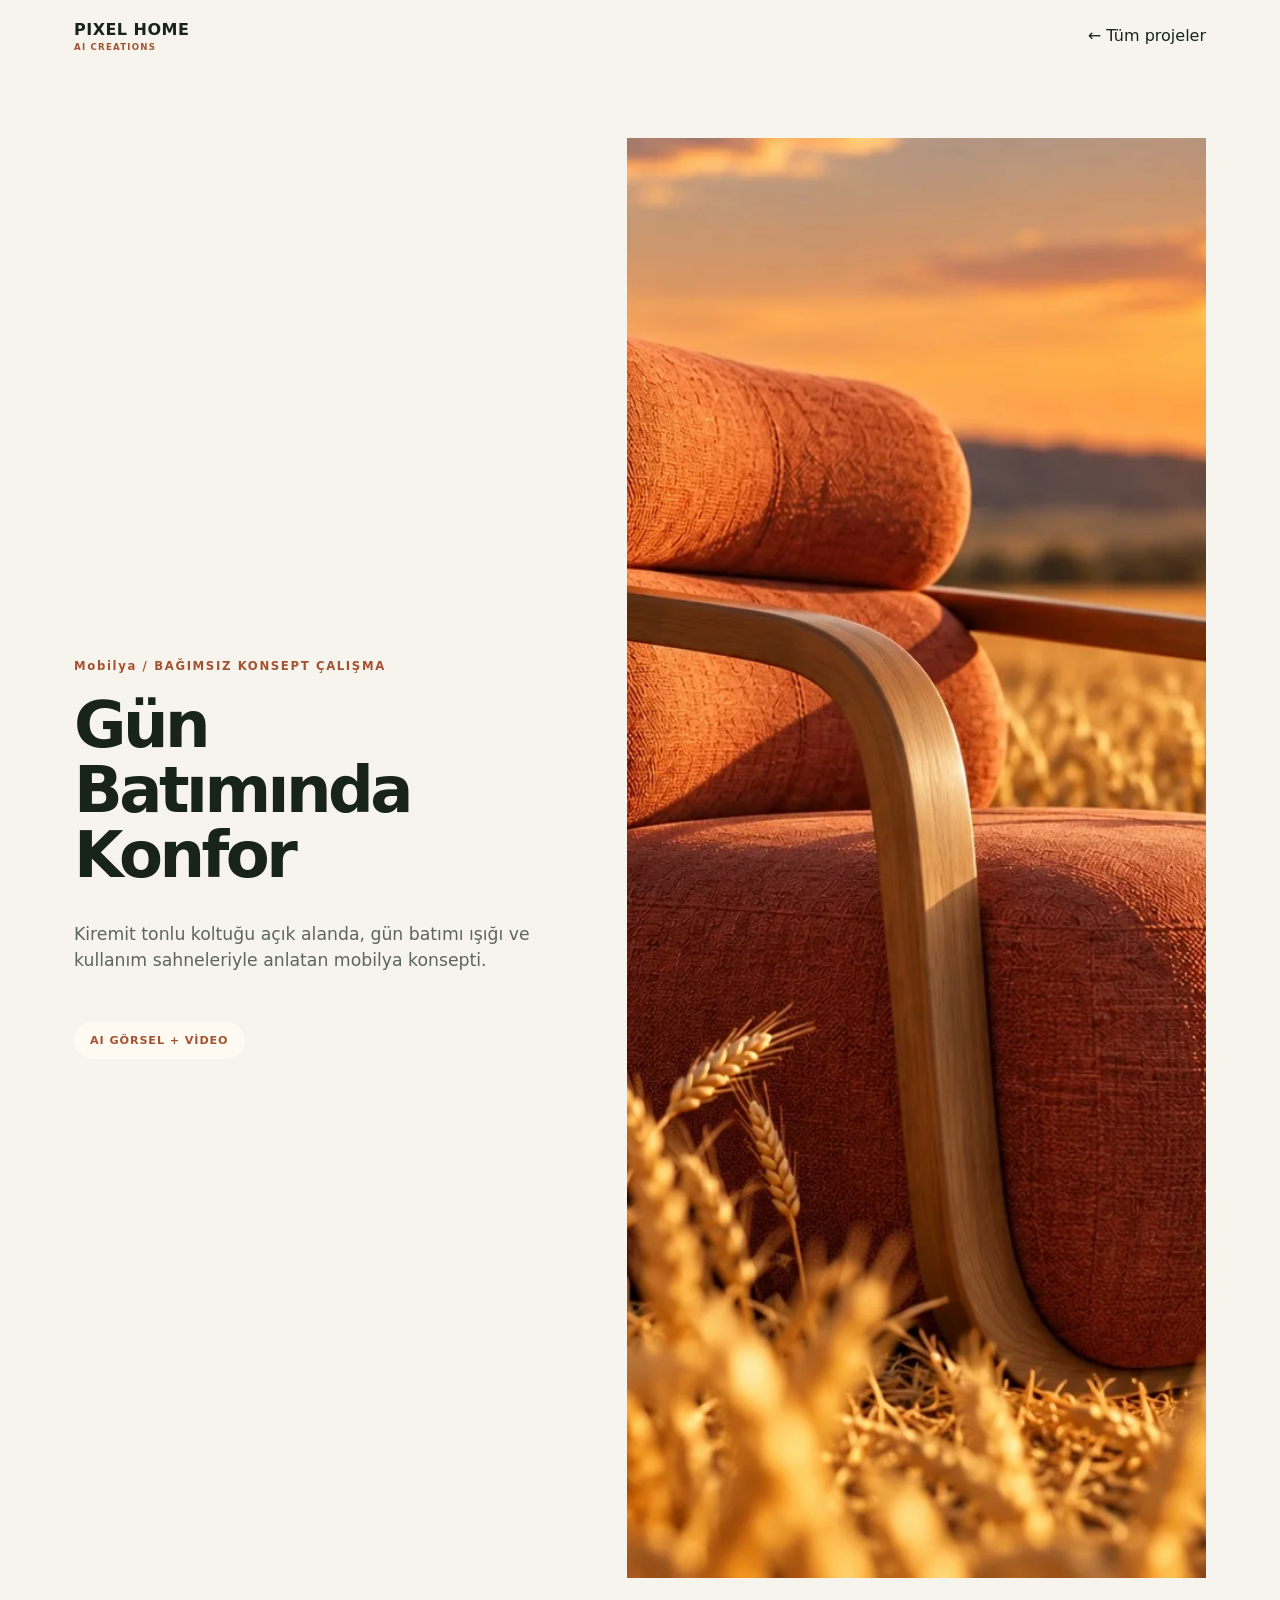
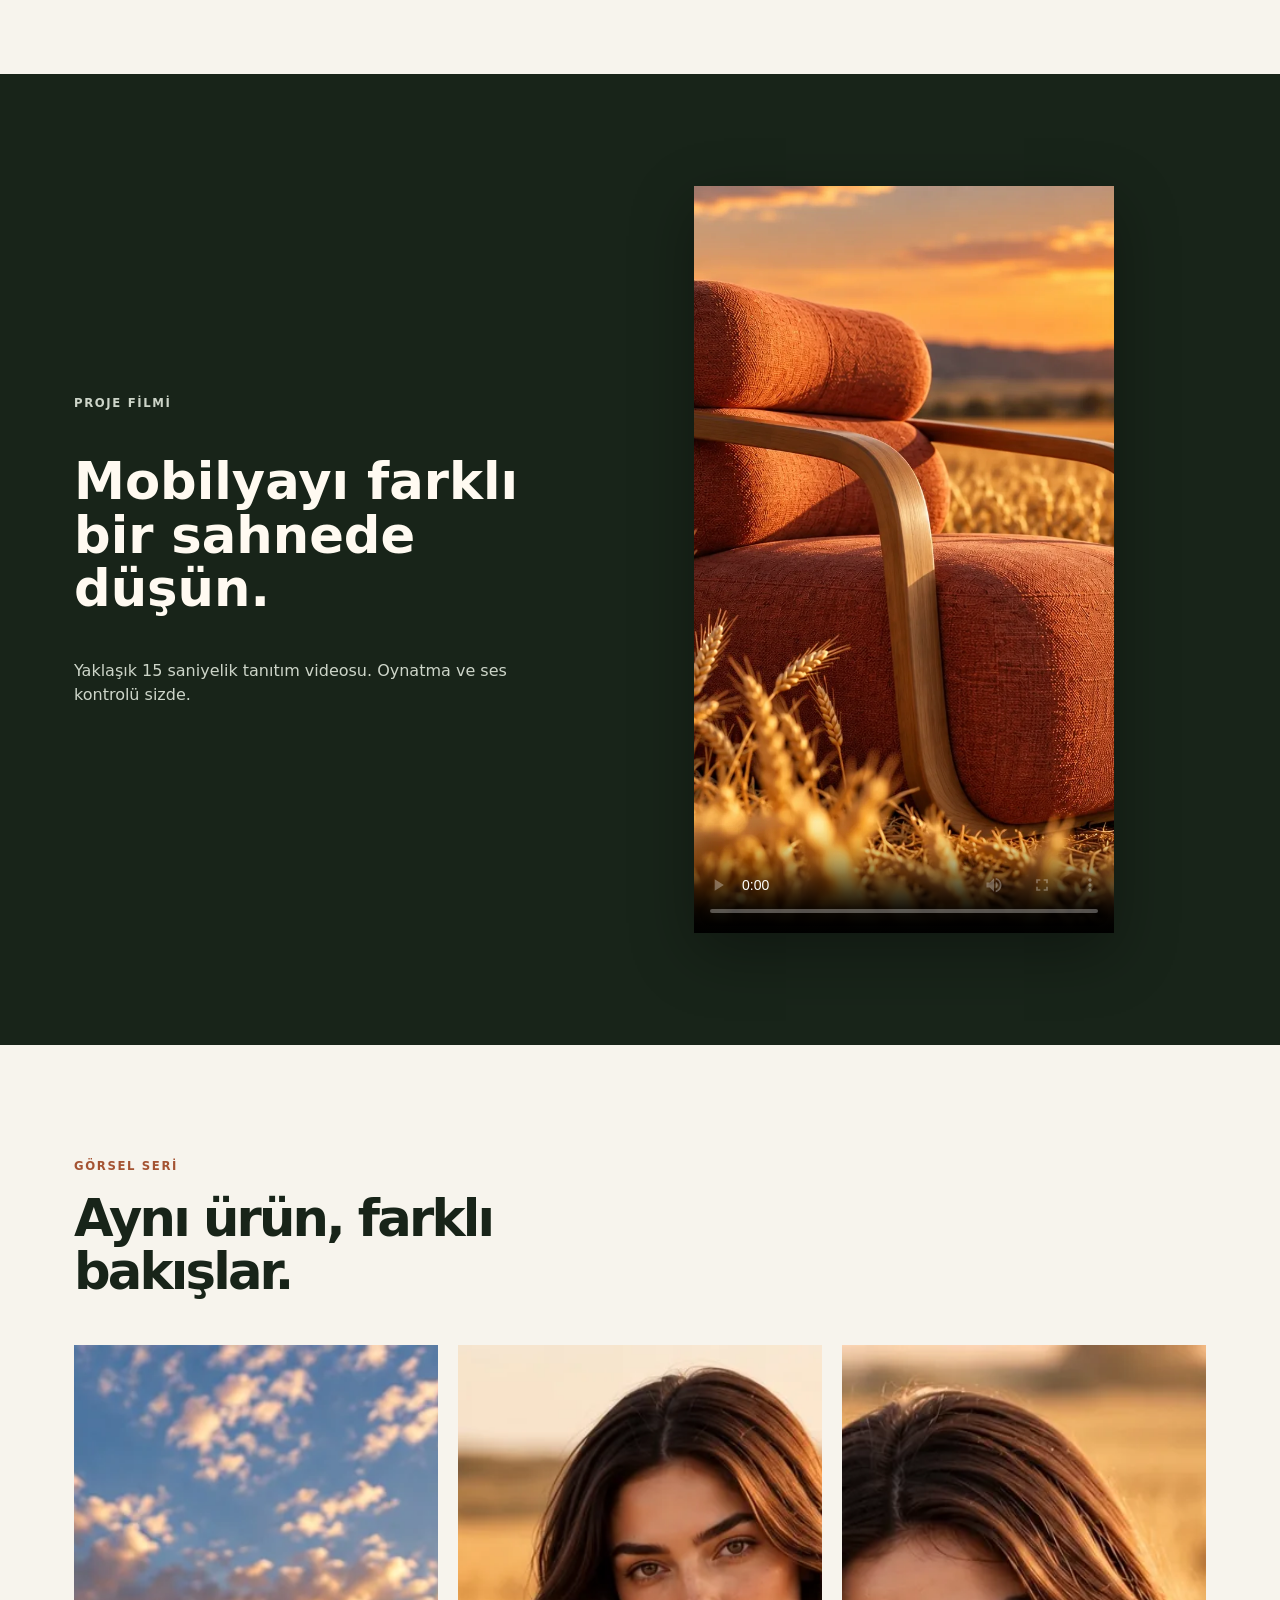
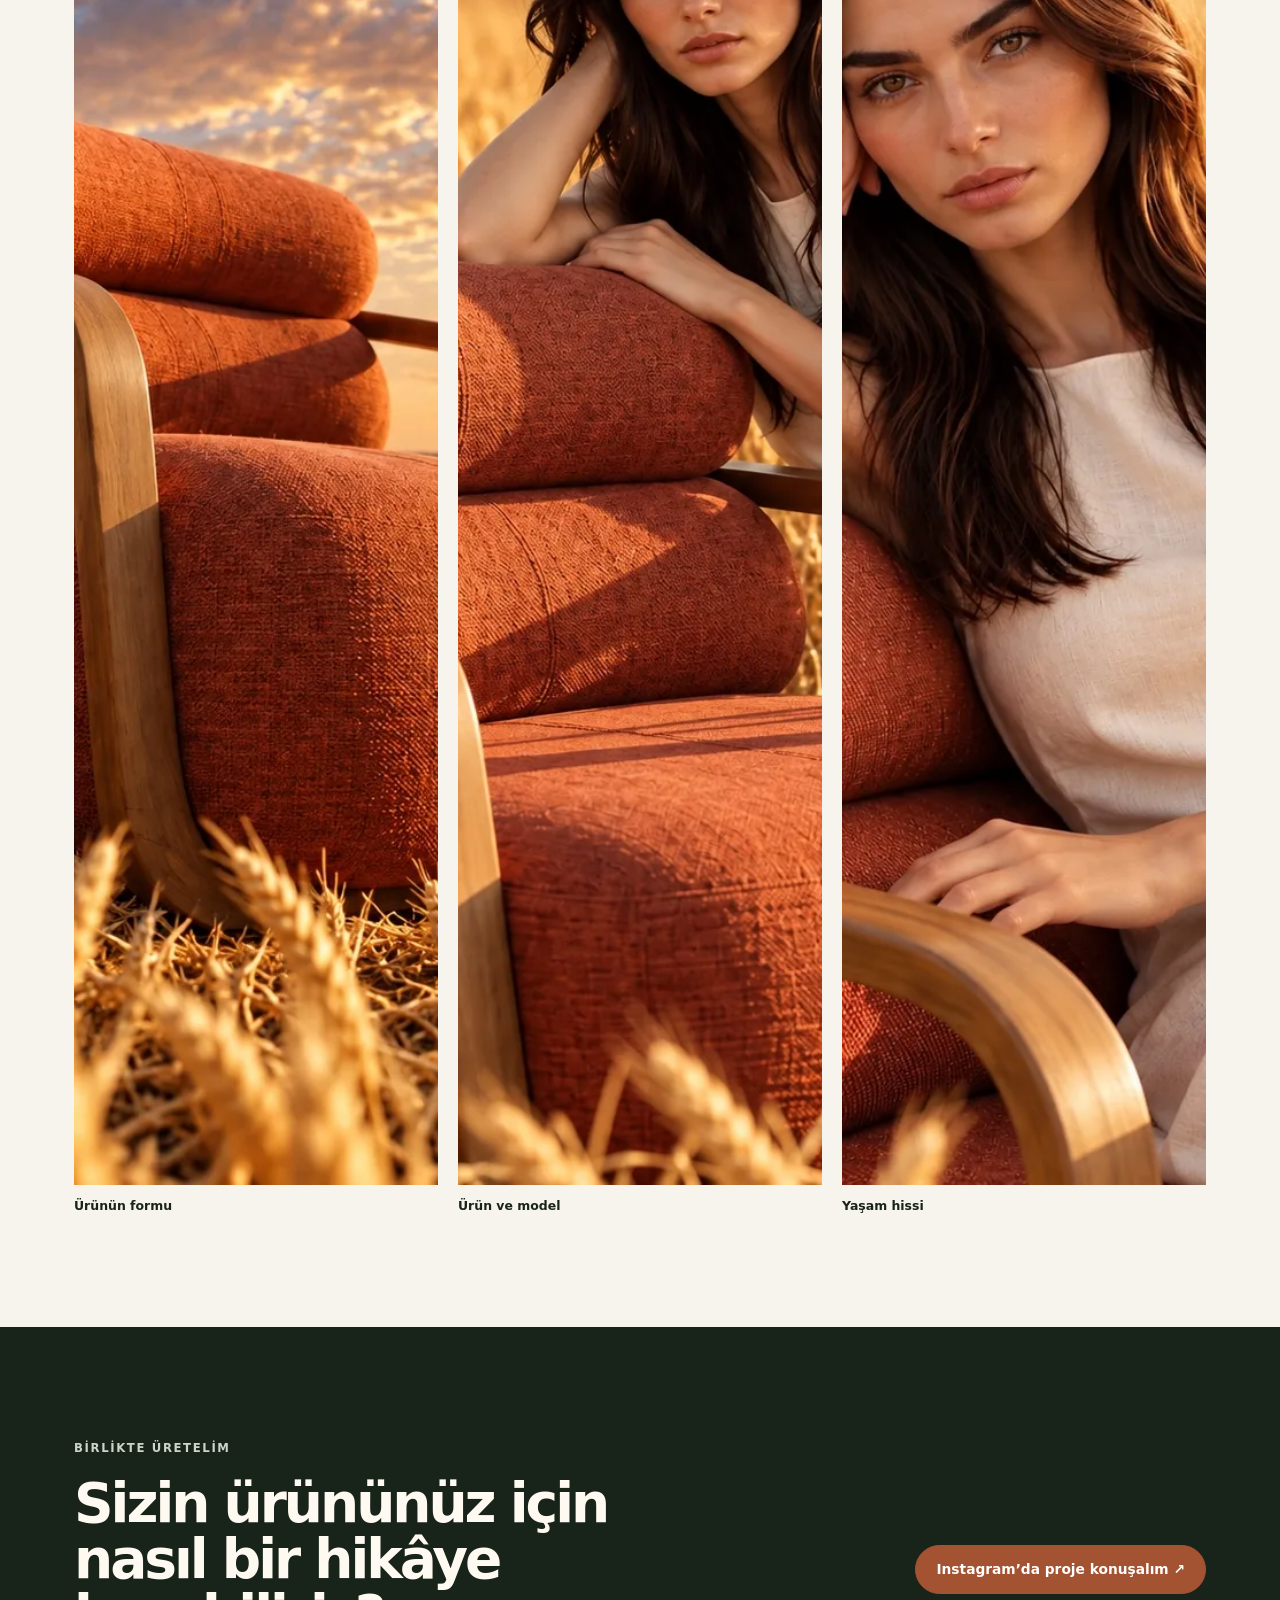
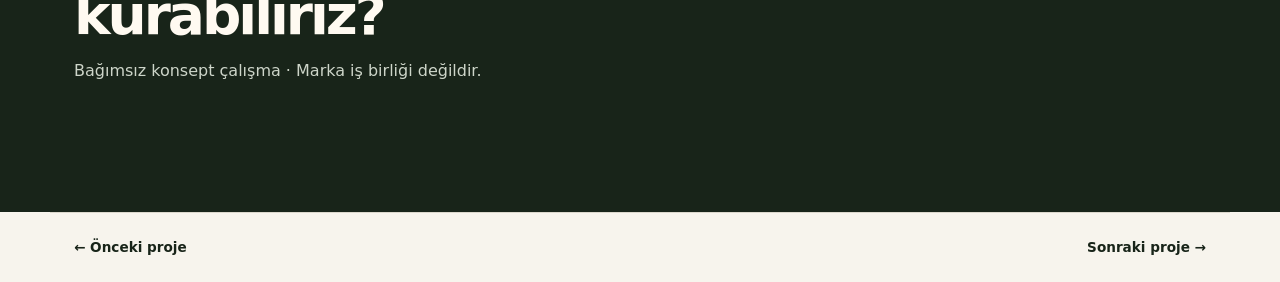
<file: pixel-home/projects/gun-batiminda-konfor/index.html>
<!doctype html><html lang="tr"><head><meta charset="UTF-8"><meta name="viewport" content="width=device-width,initial-scale=1"><meta name="theme-color" content="#182419"><meta name="description" content="Kiremit tonlu koltuğu açık alanda, gün batımı ışığı ve kullanım sahneleriyle anlatan mobilya konsepti."><link rel="canonical" href="https://mervedigital.github.io/pixel-home/projects/gun-batiminda-konfor/"><meta property="og:title" content="Gün Batımında Konfor | Pixel Home"><meta property="og:description" content="Kiremit tonlu koltuğu açık alanda, gün batımı ışığı ve kullanım sahneleriyle anlatan mobilya konsepti."><meta property="og:type" content="article"><meta property="og:image" content="https://mervedigital.github.io/pixel-home/assets/images/rust-chair-hero.webp"><meta name="twitter:card" content="summary_large_image"><title>Gün Batımında Konfor | Pixel Home</title><link rel="icon" href="../../assets/images/logo.webp"><link rel="stylesheet" href="../../styles.css"><script defer src="../../app.js"></script></head><body><a class="skip-link" href="#main">İçeriğe geç</a><header class="site-header" data-header><a class="wordmark" href="../../"><span>PIXEL HOME</span><small>AI CREATIONS</small></a><a href="../../#projeler">← Tüm projeler</a></header><main class="project-main" id="main"><section class="project-hero"><div class="reveal"><p class="eyebrow">Mobilya / BAĞIMSIZ KONSEPT ÇALIŞMA</p><h1>Gün Batımında Konfor</h1><p class="lead">Kiremit tonlu koltuğu açık alanda, gün batımı ışığı ve kullanım sahneleriyle anlatan mobilya konsepti.</p><span class="meta">AI GÖRSEL + VİDEO</span></div><img class="reveal" src="../../assets/images/rust-chair-hero.webp" alt="Gün Batımında Konfor projesi kapak görseli" width="1440" height="1440"></section><section class="film section-dark"><div class="film-copy reveal"><p class="eyebrow">PROJE FİLMİ</p><h2>Mobilyayı farklı bir sahnede düşün.</h2><p>Yaklaşık 15 saniyelik tanıtım videosu. Oynatma ve ses kontrolü sizde.</p></div><div class="video-frame reveal"><video controls playsinline preload="metadata" poster="../../assets/images/rust-chair-hero.webp" aria-label="Gün Batımında Konfor tanıtım videosu"><source src="../../assets/videos/rust-chair.mp4" type="video/mp4">Tarayıcınız video etiketini desteklemiyor.</video></div></section><section class="gallery" aria-labelledby="gallery-title"><div class="section-heading reveal"><p class="eyebrow">GÖRSEL SERİ</p><h2 id="gallery-title">Aynı ürün, farklı bakışlar.</h2></div><div class="gallery-grid"><figure><img src="../../assets/images/rust-chair-wide.webp" alt="Gün Batımında Konfor: ürünün formu" width="1440" height="1440" loading="lazy"><figcaption>Ürünün formu</figcaption></figure><figure><img src="../../assets/images/rust-chair-model.webp" alt="Gün Batımında Konfor: ürün ve model" width="1440" height="1440" loading="lazy"><figcaption>Ürün ve model</figcaption></figure><figure><img src="../../assets/images/rust-chair-use.webp" alt="Gün Batımında Konfor: yaşam hissi" width="1440" height="1440" loading="lazy"><figcaption>Yaşam hissi</figcaption></figure></div></section><section class="contact section-dark"><div><p class="eyebrow">BİRLİKTE ÜRETELİM</p><h2>Sizin ürününüz için nasıl bir hikâye kurabiliriz?</h2><p>Bağımsız konsept çalışma · Marka iş birliği değildir.</p></div><a class="button button-rust" href="https://www.instagram.com/pixelpeople.home/" target="_blank" rel="noopener noreferrer">Instagram’da proje konuşalım ↗</a></section><nav class="project-nav" aria-label="Proje geçişleri"><a href="../dokunun-hikayesi/">← Önceki proje</a><a href="../yasanan-bir-konfor/">Sonraki proje →</a></nav></main></body></html>
</file>
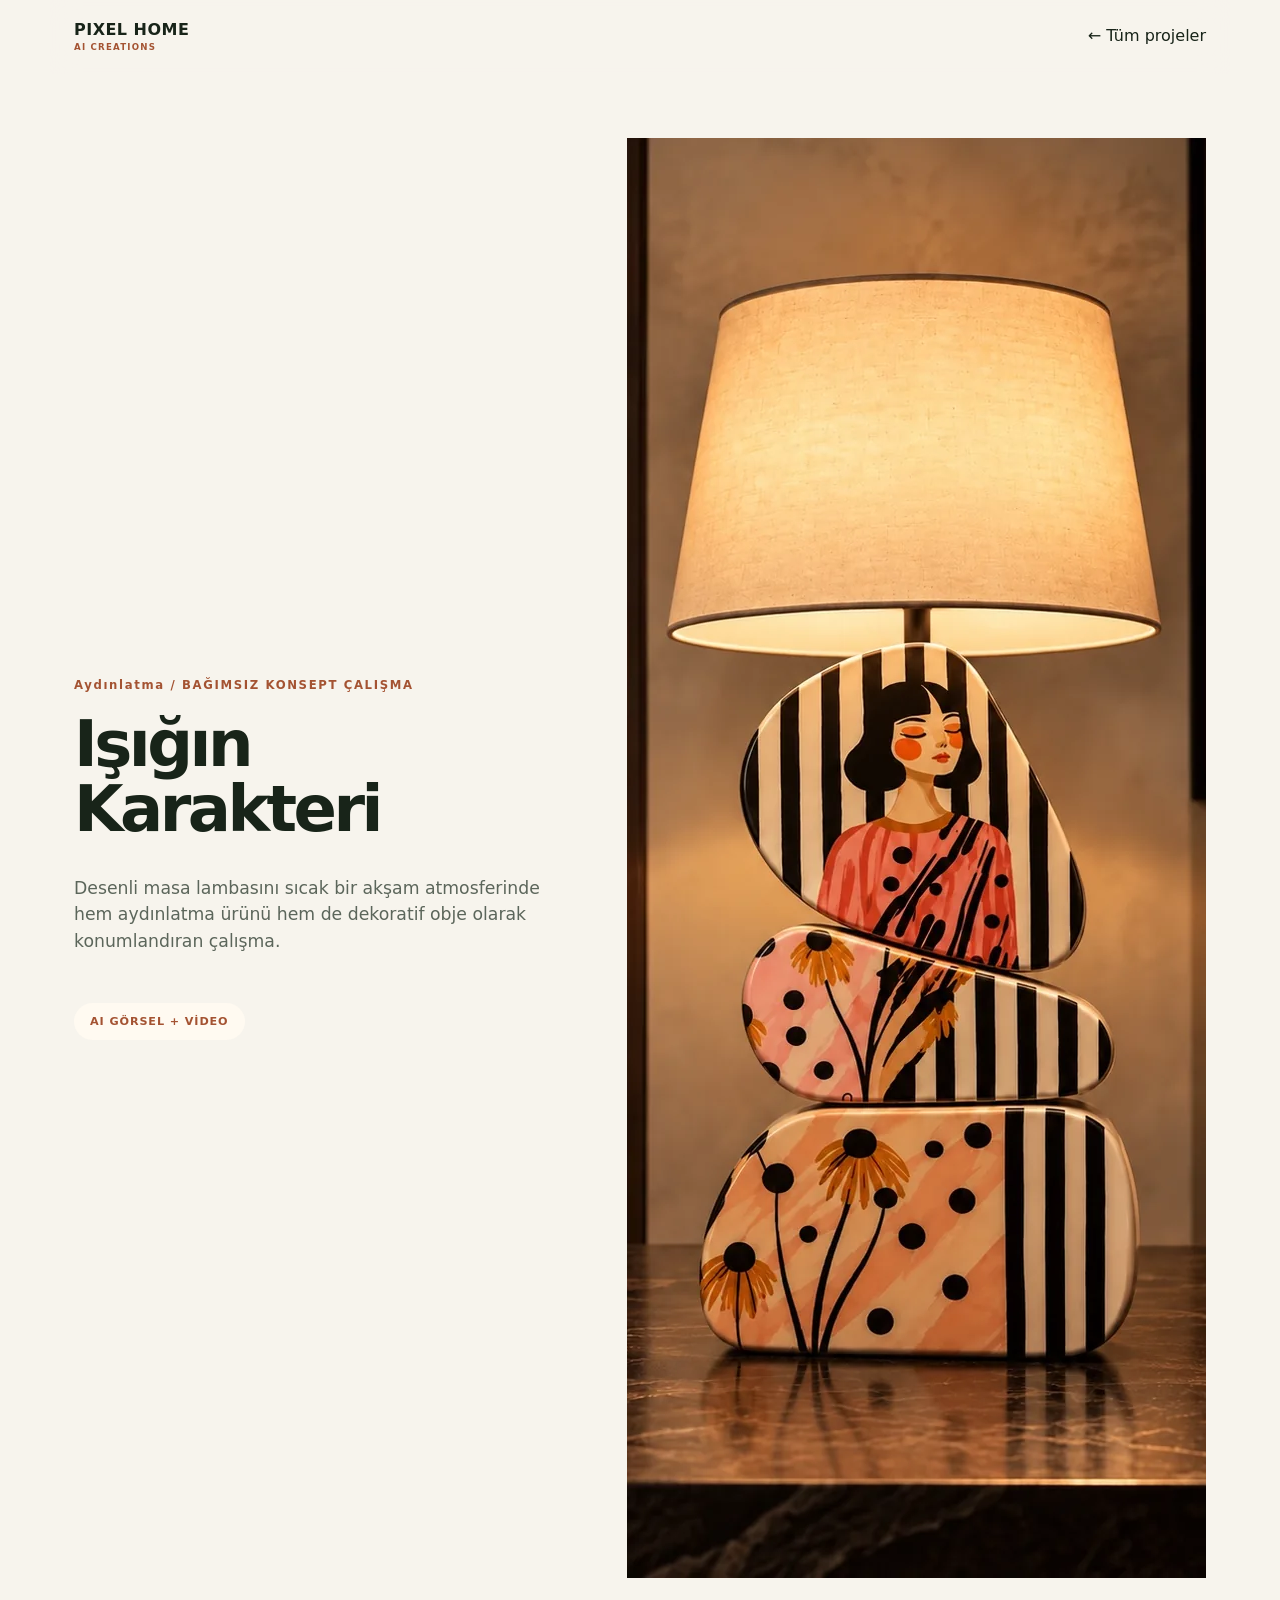
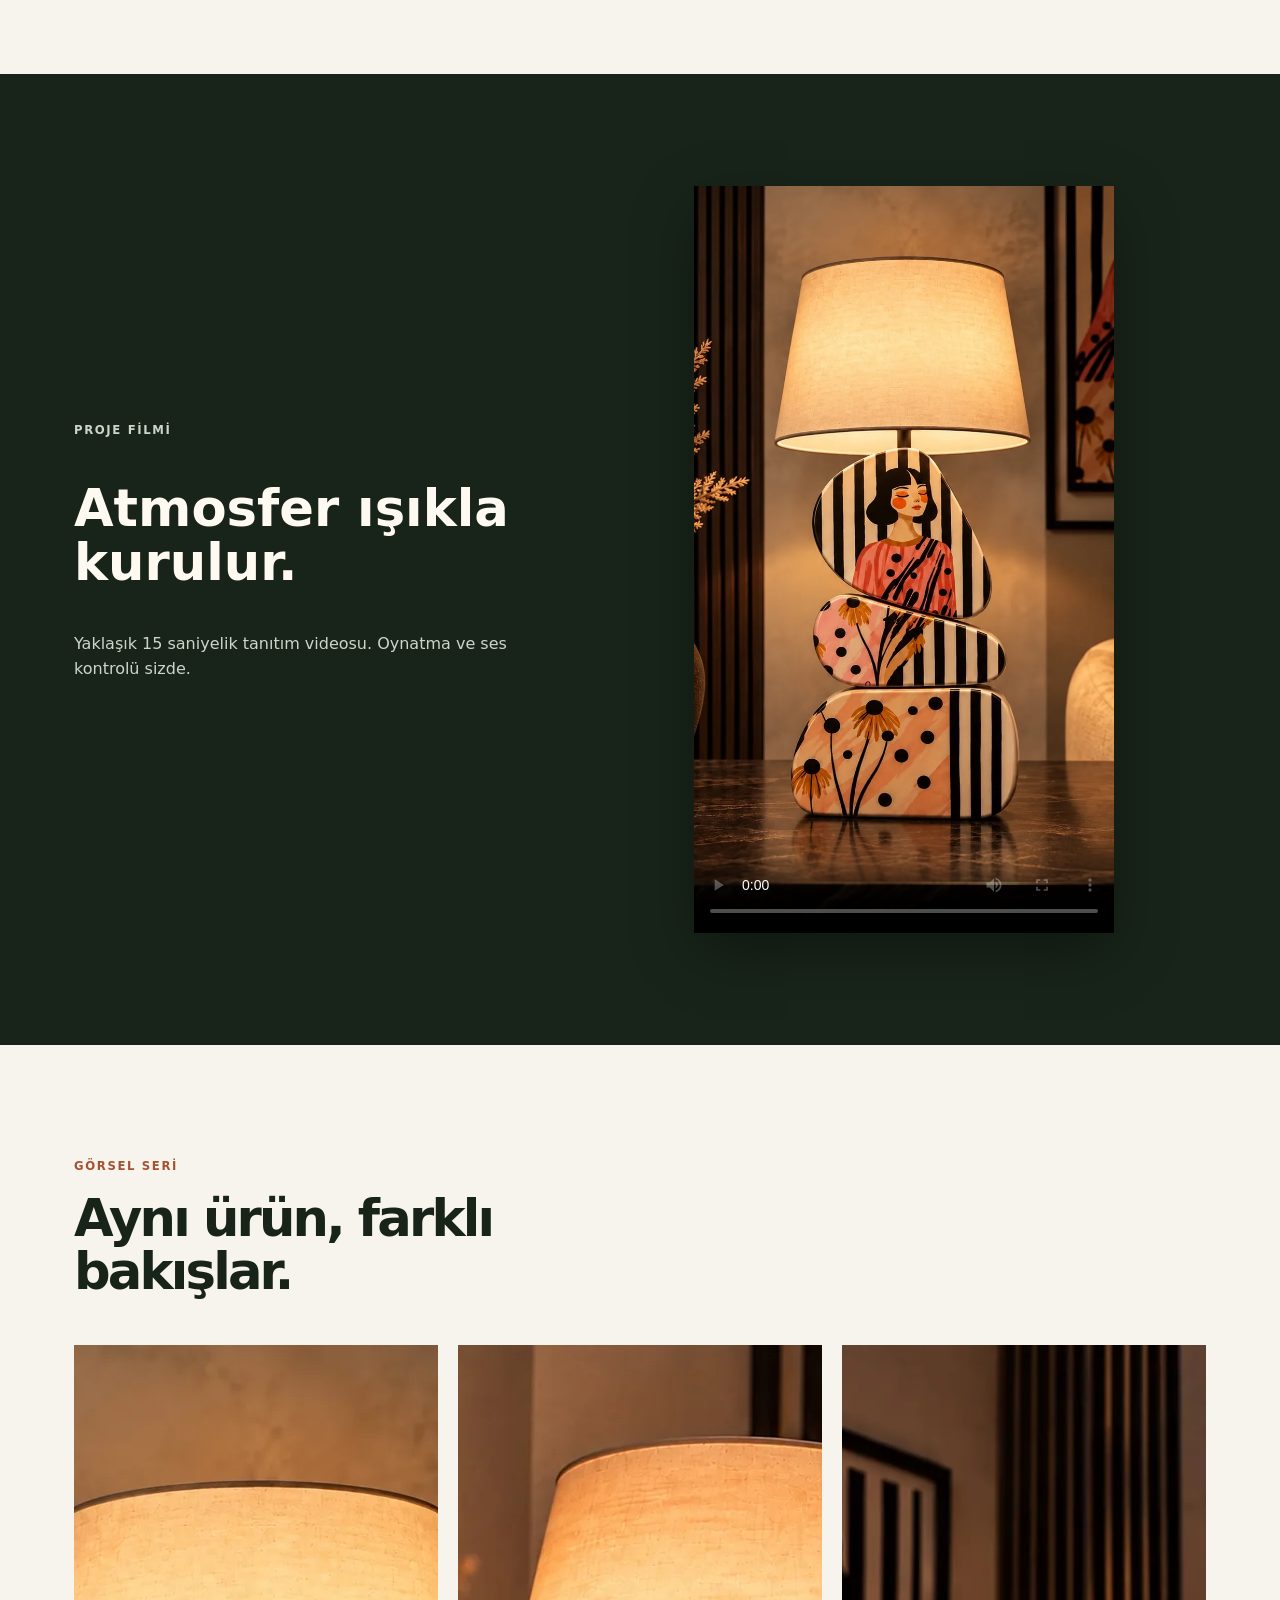
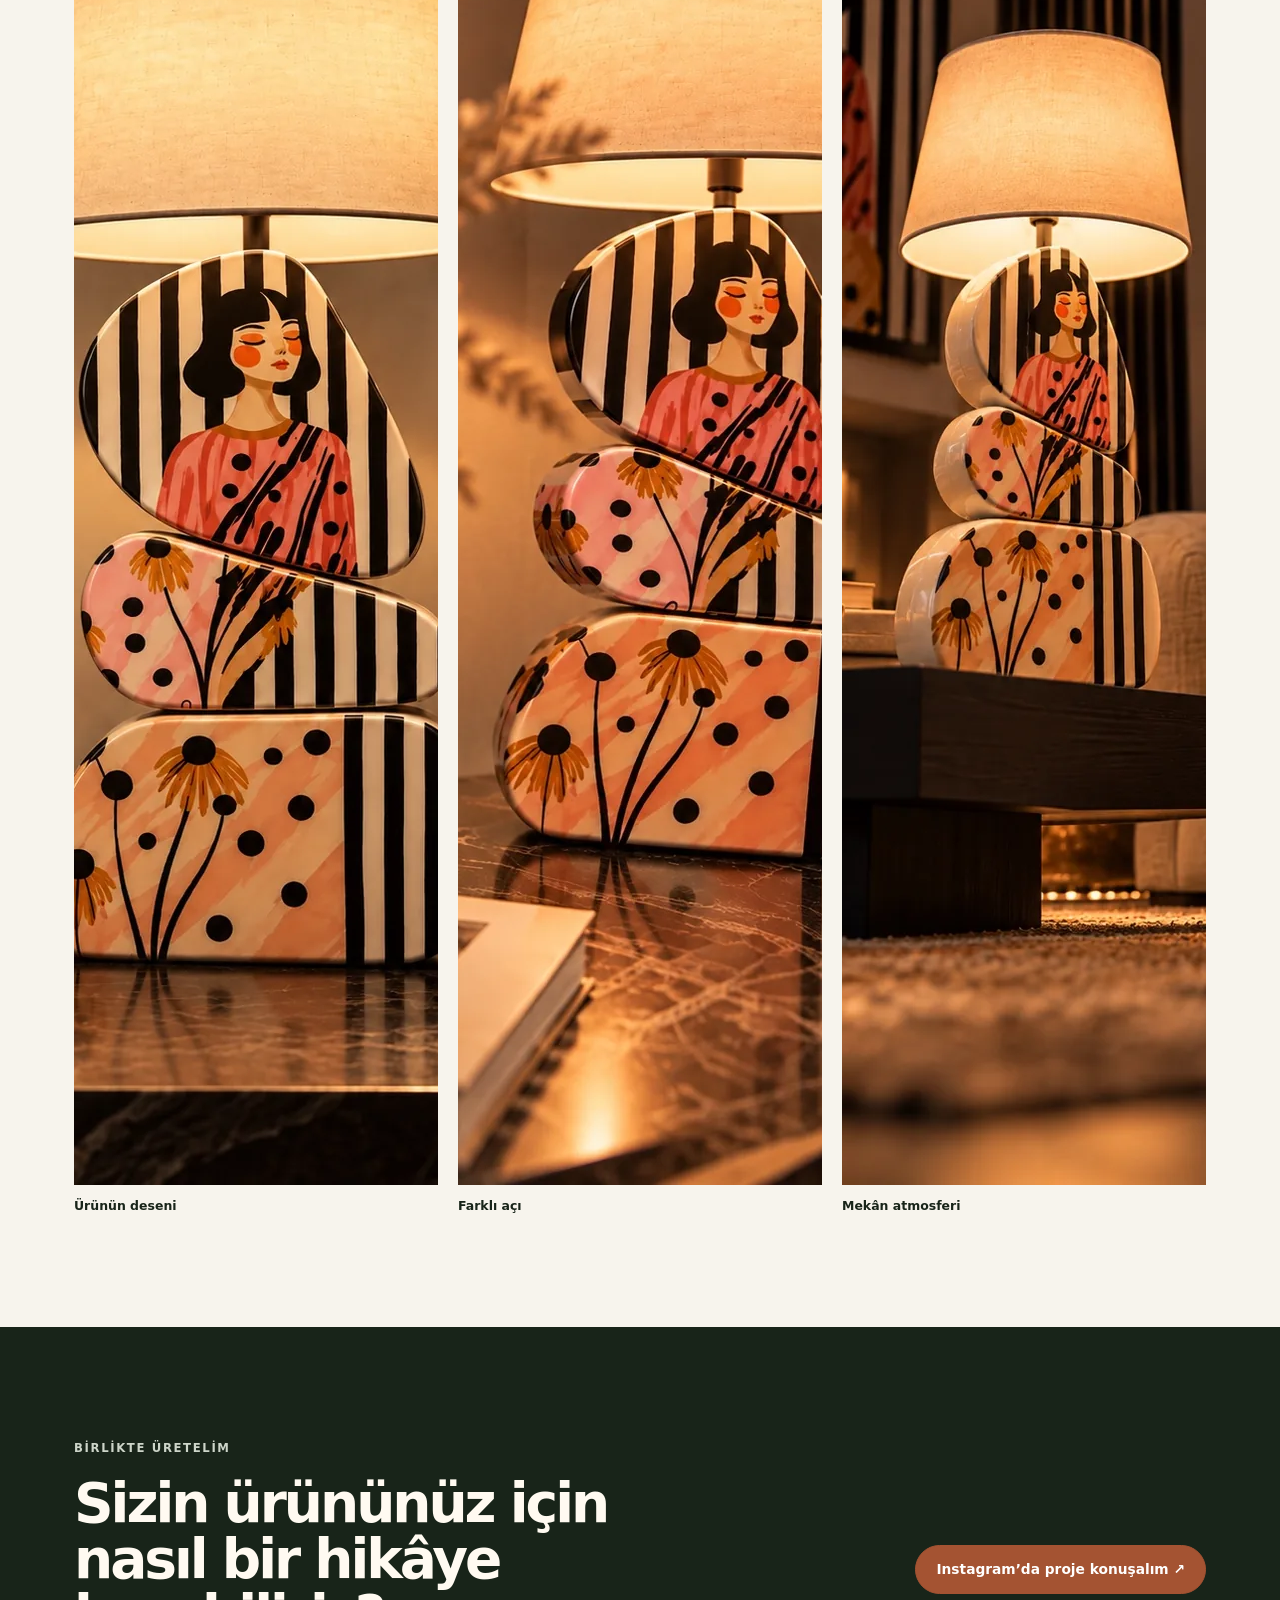
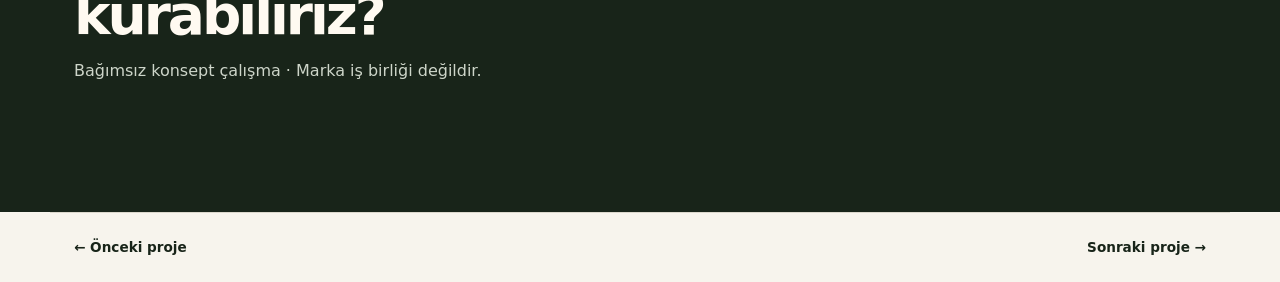
<file: pixel-home/projects/isigin-karakteri/index.html>
<!doctype html><html lang="tr"><head><meta charset="UTF-8"><meta name="viewport" content="width=device-width,initial-scale=1"><meta name="theme-color" content="#182419"><meta name="description" content="Desenli masa lambasını sıcak bir akşam atmosferinde hem aydınlatma ürünü hem de dekoratif obje olarak konumlandıran çalışma."><link rel="canonical" href="https://mervedigital.github.io/pixel-home/projects/isigin-karakteri/"><meta property="og:title" content="Işığın Karakteri | Pixel Home"><meta property="og:description" content="Desenli masa lambasını sıcak bir akşam atmosferinde hem aydınlatma ürünü hem de dekoratif obje olarak konumlandıran çalışma."><meta property="og:type" content="article"><meta property="og:image" content="https://mervedigital.github.io/pixel-home/assets/images/lamp-hero.webp"><meta name="twitter:card" content="summary_large_image"><title>Işığın Karakteri | Pixel Home</title><link rel="icon" href="../../assets/images/logo.webp"><link rel="stylesheet" href="../../styles.css"><script defer src="../../app.js"></script></head><body><a class="skip-link" href="#main">İçeriğe geç</a><header class="site-header" data-header><a class="wordmark" href="../../"><span>PIXEL HOME</span><small>AI CREATIONS</small></a><a href="../../#projeler">← Tüm projeler</a></header><main class="project-main" id="main"><section class="project-hero"><div class="reveal"><p class="eyebrow">Aydınlatma / BAĞIMSIZ KONSEPT ÇALIŞMA</p><h1>Işığın Karakteri</h1><p class="lead">Desenli masa lambasını sıcak bir akşam atmosferinde hem aydınlatma ürünü hem de dekoratif obje olarak konumlandıran çalışma.</p><span class="meta">AI GÖRSEL + VİDEO</span></div><img class="reveal" src="../../assets/images/lamp-hero.webp" alt="Işığın Karakteri projesi kapak görseli" width="1440" height="1440"></section><section class="film section-dark"><div class="film-copy reveal"><p class="eyebrow">PROJE FİLMİ</p><h2>Atmosfer ışıkla kurulur.</h2><p>Yaklaşık 15 saniyelik tanıtım videosu. Oynatma ve ses kontrolü sizde.</p></div><div class="video-frame reveal"><video controls playsinline preload="metadata" poster="../../assets/images/lamp-hero.webp" aria-label="Işığın Karakteri tanıtım videosu"><source src="../../assets/videos/lamp.mp4" type="video/mp4">Tarayıcınız video etiketini desteklemiyor.</video></div></section><section class="gallery" aria-labelledby="gallery-title"><div class="section-heading reveal"><p class="eyebrow">GÖRSEL SERİ</p><h2 id="gallery-title">Aynı ürün, farklı bakışlar.</h2></div><div class="gallery-grid"><figure><img src="../../assets/images/lamp-hero.webp" alt="Işığın Karakteri: ürünün deseni" width="1440" height="1440" loading="lazy"><figcaption>Ürünün deseni</figcaption></figure><figure><img src="../../assets/images/lamp-angle.webp" alt="Işığın Karakteri: farklı açı" width="1440" height="1440" loading="lazy"><figcaption>Farklı açı</figcaption></figure><figure><img src="../../assets/images/lamp-room.webp" alt="Işığın Karakteri: mekân atmosferi" width="1440" height="1440" loading="lazy"><figcaption>Mekân atmosferi</figcaption></figure></div></section><section class="contact section-dark"><div><p class="eyebrow">BİRLİKTE ÜRETELİM</p><h2>Sizin ürününüz için nasıl bir hikâye kurabiliriz?</h2><p>Bağımsız konsept çalışma · Marka iş birliği değildir.</p></div><a class="button button-rust" href="https://www.instagram.com/pixelpeople.home/" target="_blank" rel="noopener noreferrer">Instagram’da proje konuşalım ↗</a></section><nav class="project-nav" aria-label="Proje geçişleri"><a href="../desenin-yolculugu/">← Önceki proje</a><a href="../dokunun-hikayesi/">Sonraki proje →</a></nav></main></body></html>
</file>
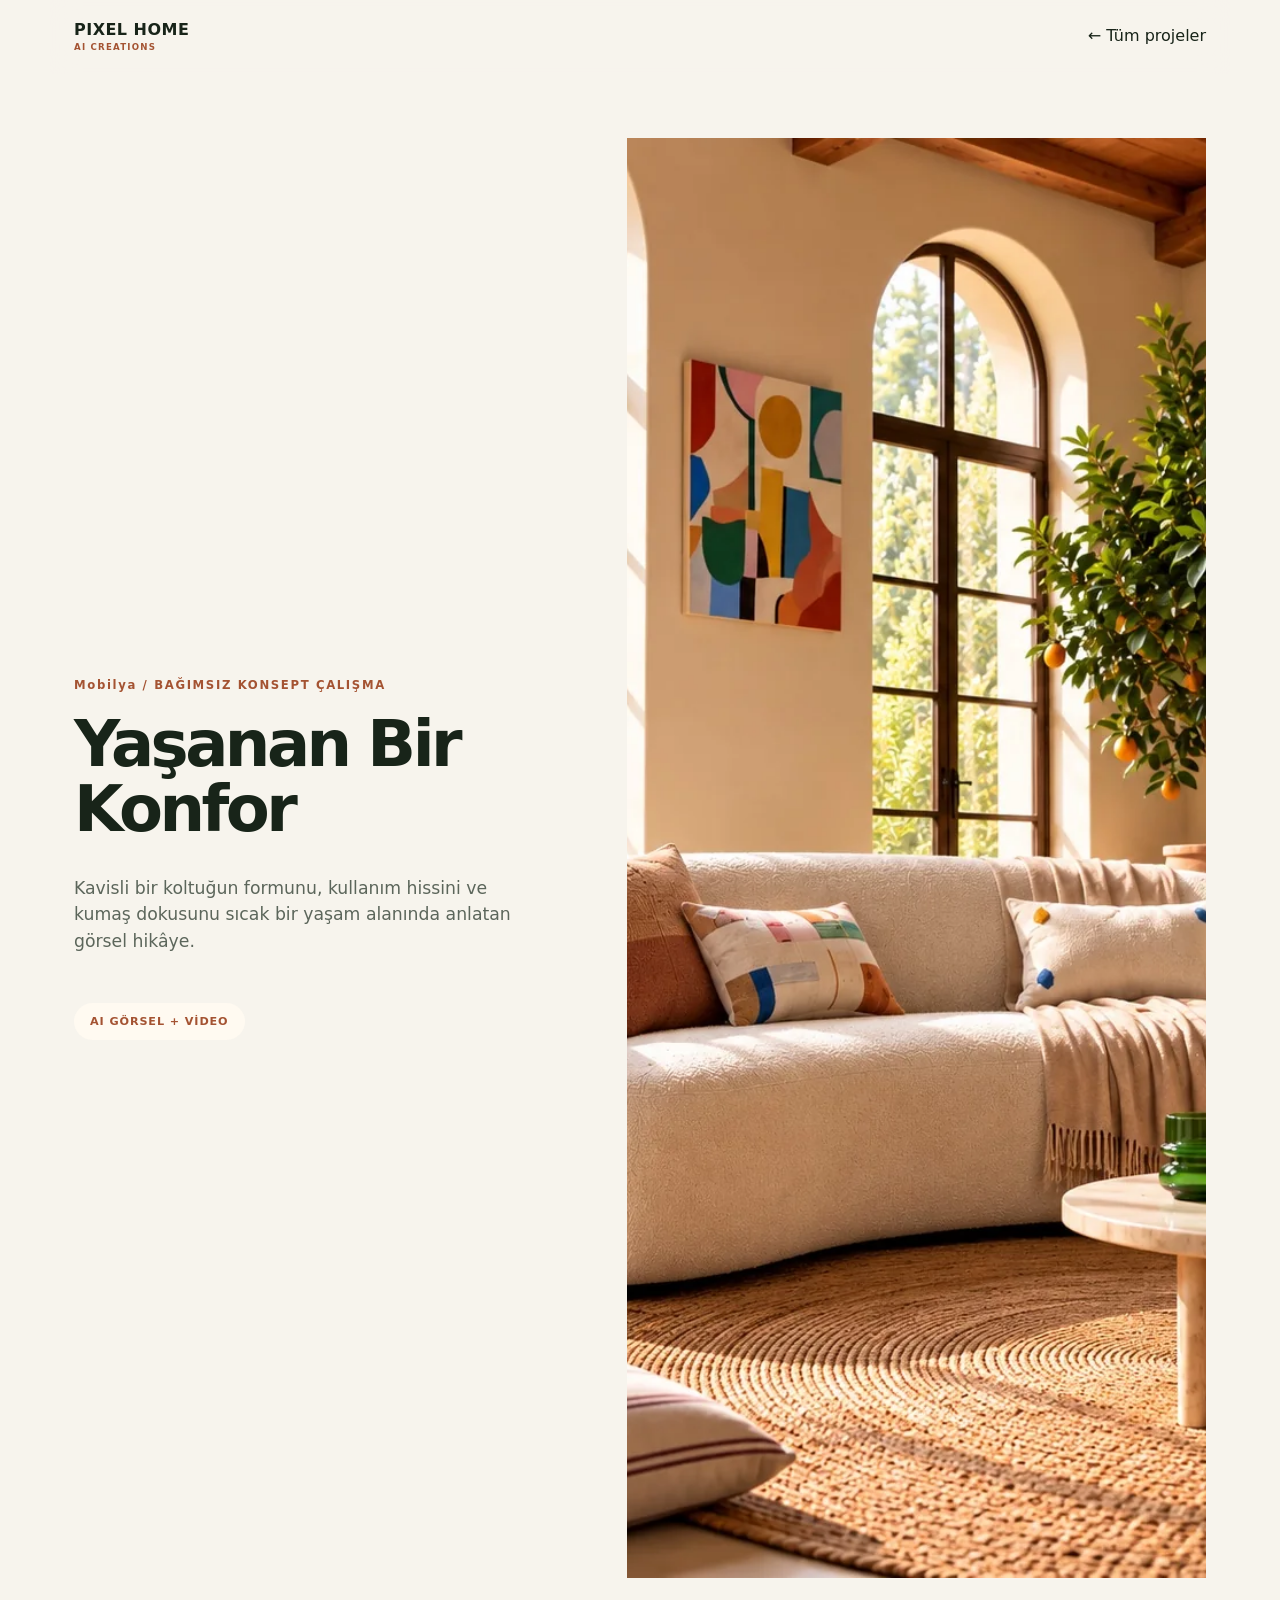
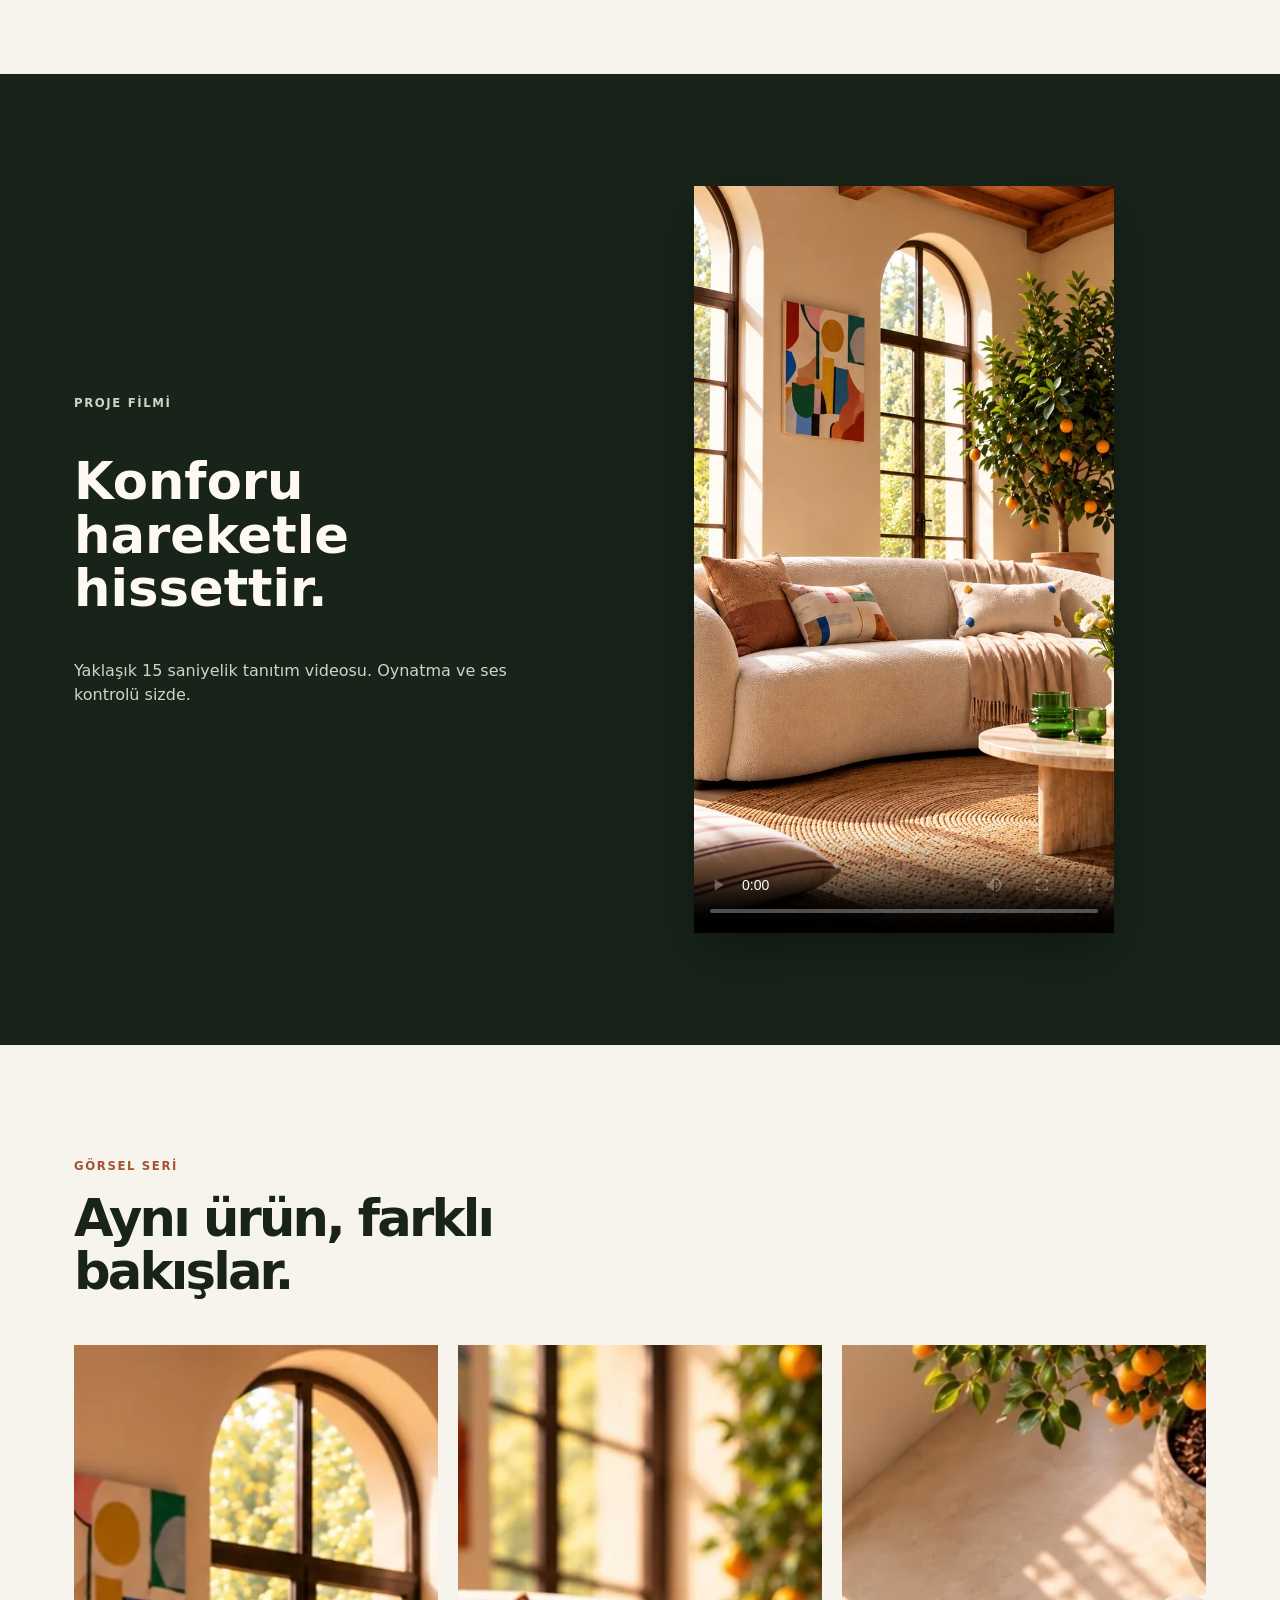
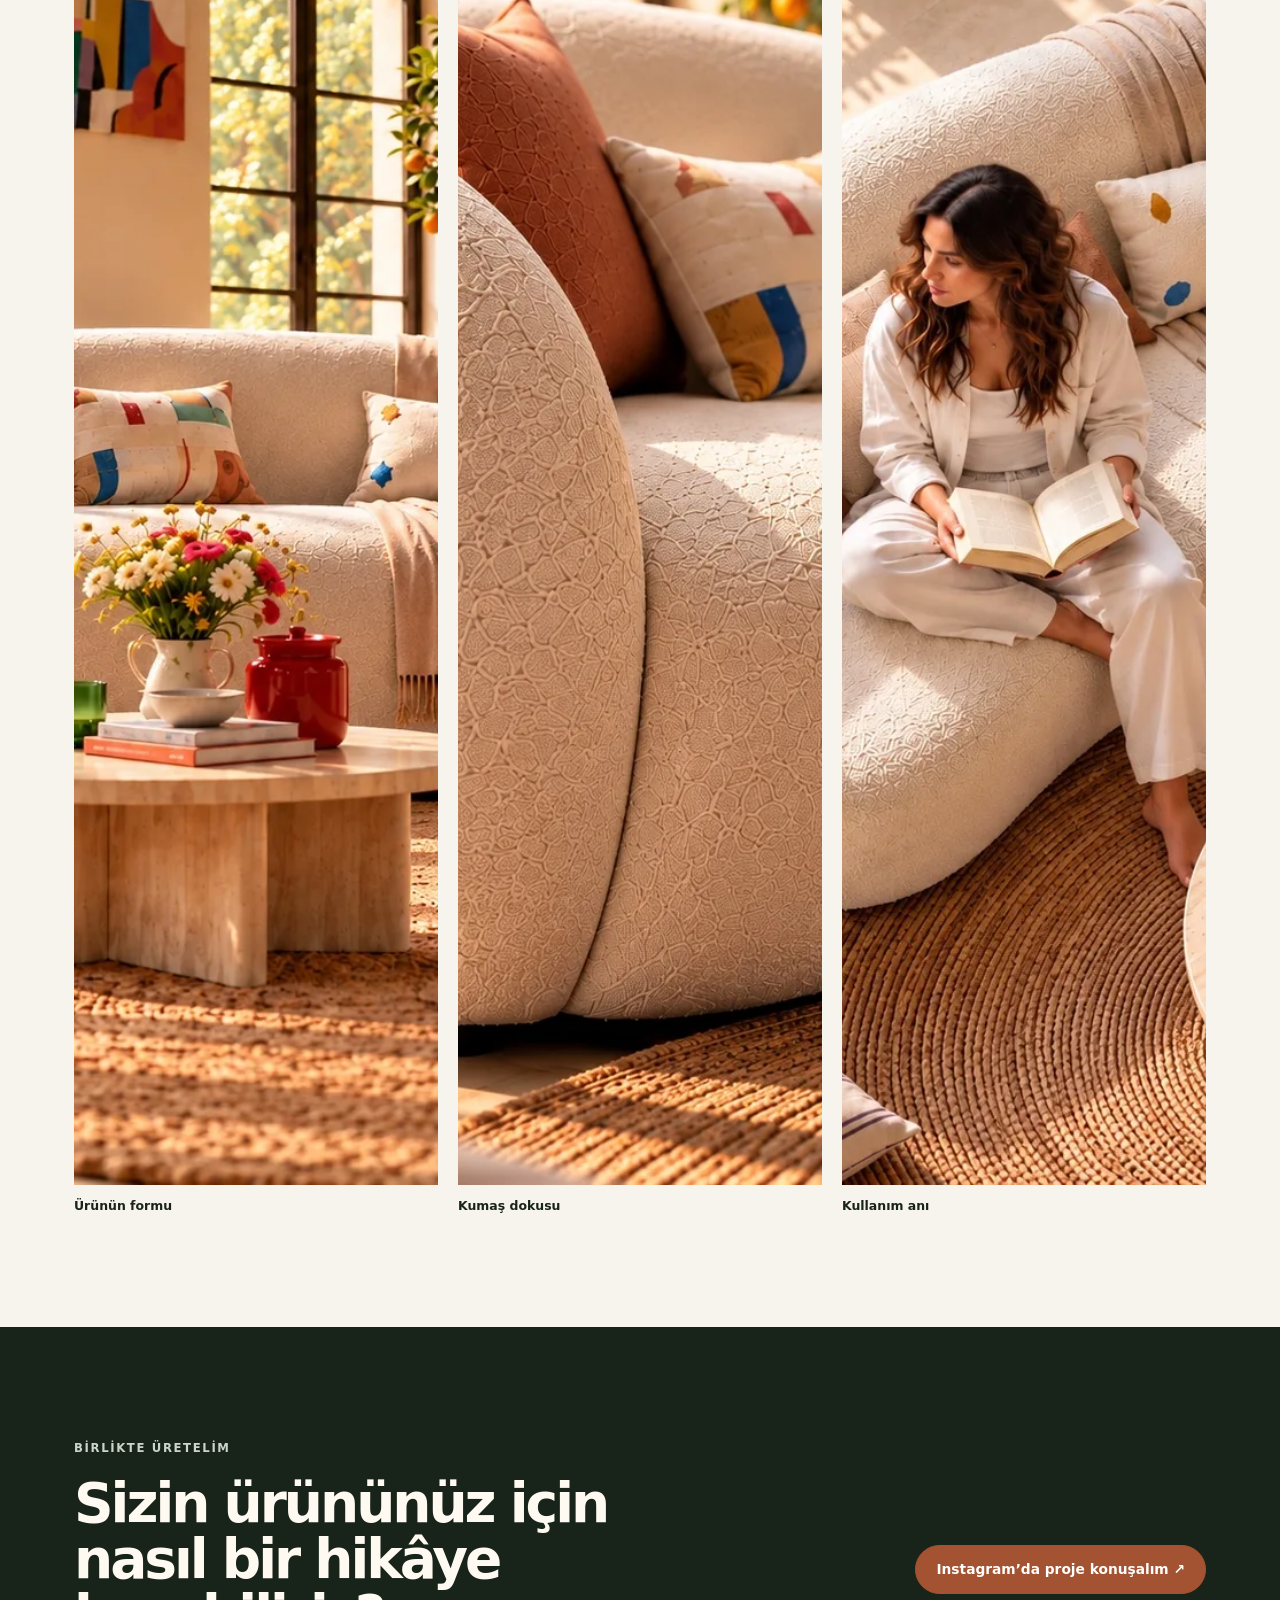
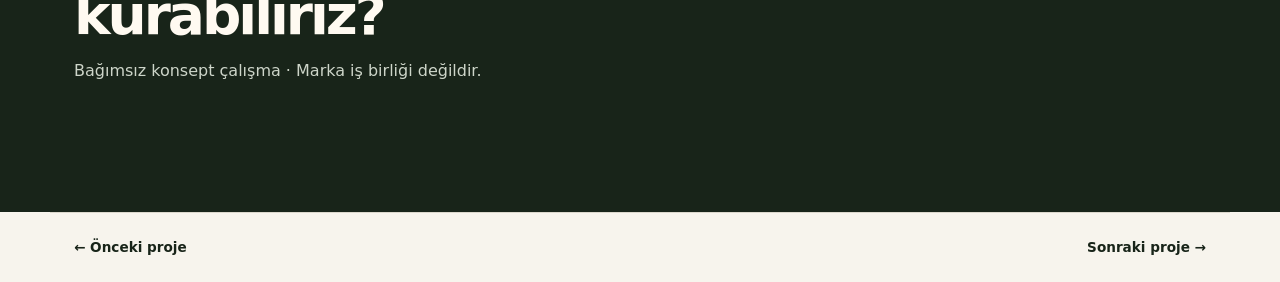
<file: pixel-home/projects/yasanan-bir-konfor/index.html>
<!doctype html><html lang="tr"><head><meta charset="UTF-8"><meta name="viewport" content="width=device-width,initial-scale=1"><meta name="theme-color" content="#182419"><meta name="description" content="Kavisli bir koltuğun formunu, kullanım hissini ve kumaş dokusunu sıcak bir yaşam alanında anlatan görsel hikâye."><link rel="canonical" href="https://mervedigital.github.io/pixel-home/projects/yasanan-bir-konfor/"><meta property="og:title" content="Yaşanan Bir Konfor | Pixel Home"><meta property="og:description" content="Kavisli bir koltuğun formunu, kullanım hissini ve kumaş dokusunu sıcak bir yaşam alanında anlatan görsel hikâye."><meta property="og:type" content="article"><meta property="og:image" content="https://mervedigital.github.io/pixel-home/assets/images/cream-sofa-hero.webp"><meta name="twitter:card" content="summary_large_image"><title>Yaşanan Bir Konfor | Pixel Home</title><link rel="icon" href="../../assets/images/logo.webp"><link rel="stylesheet" href="../../styles.css"><script defer src="../../app.js"></script></head><body><a class="skip-link" href="#main">İçeriğe geç</a><header class="site-header" data-header><a class="wordmark" href="../../"><span>PIXEL HOME</span><small>AI CREATIONS</small></a><a href="../../#projeler">← Tüm projeler</a></header><main class="project-main" id="main"><section class="project-hero"><div class="reveal"><p class="eyebrow">Mobilya / BAĞIMSIZ KONSEPT ÇALIŞMA</p><h1>Yaşanan Bir Konfor</h1><p class="lead">Kavisli bir koltuğun formunu, kullanım hissini ve kumaş dokusunu sıcak bir yaşam alanında anlatan görsel hikâye.</p><span class="meta">AI GÖRSEL + VİDEO</span></div><img class="reveal" src="../../assets/images/cream-sofa-hero.webp" alt="Yaşanan Bir Konfor projesi kapak görseli" width="1440" height="1440"></section><section class="film section-dark"><div class="film-copy reveal"><p class="eyebrow">PROJE FİLMİ</p><h2>Konforu hareketle hissettir.</h2><p>Yaklaşık 15 saniyelik tanıtım videosu. Oynatma ve ses kontrolü sizde.</p></div><div class="video-frame reveal"><video controls playsinline preload="metadata" poster="../../assets/images/cream-sofa-hero.webp" aria-label="Yaşanan Bir Konfor tanıtım videosu"><source src="../../assets/videos/cream-sofa.mp4" type="video/mp4">Tarayıcınız video etiketini desteklemiyor.</video></div></section><section class="gallery" aria-labelledby="gallery-title"><div class="section-heading reveal"><p class="eyebrow">GÖRSEL SERİ</p><h2 id="gallery-title">Aynı ürün, farklı bakışlar.</h2></div><div class="gallery-grid"><figure><img src="../../assets/images/cream-sofa-front.webp" alt="Yaşanan Bir Konfor: ürünün formu" width="1440" height="1440" loading="lazy"><figcaption>Ürünün formu</figcaption></figure><figure><img src="../../assets/images/cream-sofa-detail.webp" alt="Yaşanan Bir Konfor: kumaş dokusu" width="1440" height="1440" loading="lazy"><figcaption>Kumaş dokusu</figcaption></figure><figure><img src="../../assets/images/cream-sofa-use.webp" alt="Yaşanan Bir Konfor: kullanım anı" width="1440" height="1440" loading="lazy"><figcaption>Kullanım anı</figcaption></figure></div></section><section class="contact section-dark"><div><p class="eyebrow">BİRLİKTE ÜRETELİM</p><h2>Sizin ürününüz için nasıl bir hikâye kurabiliriz?</h2><p>Bağımsız konsept çalışma · Marka iş birliği değildir.</p></div><a class="button button-rust" href="https://www.instagram.com/pixelpeople.home/" target="_blank" rel="noopener noreferrer">Instagram’da proje konuşalım ↗</a></section><nav class="project-nav" aria-label="Proje geçişleri"><a href="../gun-batiminda-konfor/">← Önceki proje</a><a href="../desenin-yolculugu/">Sonraki proje →</a></nav></main></body></html>
</file>
<file: styles.css>
:root{--green:#173622;--green-2:#244a31;--cream:#f6f0e4;--paper:#fffaf1;--sand:#d8c6ac;--lilac:#e9e4f4;--ink:#22271f;--muted:#6d746a;--line:rgba(23,54,34,.18);--serif:"DM Serif Display",Georgia,serif;--sans:"DM Sans",Arial,sans-serif;--radius:28px;--shadow:0 28px 70px rgba(24,48,31,.14)}
*{box-sizing:border-box}html{scroll-behavior:smooth;scroll-padding-top:100px}body{margin:0;background:var(--cream);color:var(--ink);font-family:var(--sans);font-size:16px;line-height:1.65;overflow-x:hidden}img{display:block;max-width:100%}a{color:inherit;text-decoration:none}button{font:inherit}.skip-link{position:fixed;left:16px;top:-80px;z-index:100;background:#fff;padding:12px 18px;border-radius:8px}.skip-link:focus{top:16px}.site-header{height:84px;padding:0 clamp(24px,5vw,80px);display:flex;align-items:center;justify-content:space-between;position:fixed;inset:0 0 auto;z-index:50;transition:.3s;background:linear-gradient(to bottom,rgba(246,240,228,.92),rgba(246,240,228,0));backdrop-filter:blur(8px)}.site-header.scrolled{height:70px;background:rgba(246,240,228,.92);border-bottom:1px solid var(--line)}.brand{display:flex;align-items:center;gap:12px}.brand-mark{display:grid;place-items:center;width:42px;height:42px;border:1px solid var(--green);border-radius:50%;font-family:var(--serif);font-size:15px}.brand strong,.brand small{display:block;line-height:1.25}.brand strong{font-family:var(--serif);font-size:18px;font-weight:400}.brand small{font-size:10px;letter-spacing:.12em;text-transform:uppercase;color:var(--muted)}.site-nav{display:flex;align-items:center;gap:28px;font-size:13px}.site-nav>a:not(.button){position:relative}.site-nav>a:not(.button):after{content:"";position:absolute;left:0;right:100%;bottom:-5px;height:1px;background:var(--green);transition:.25s}.site-nav>a:hover:after{right:0}.menu-toggle{display:none;border:0;background:none;padding:10px}.menu-toggle span{display:block;width:24px;height:1px;background:var(--green);margin:6px}.button{display:inline-flex;align-items:center;justify-content:center;gap:22px;background:var(--green);color:var(--paper);padding:16px 24px;border-radius:999px;font-size:14px;font-weight:600;transition:.25s;border:1px solid var(--green)}.button:hover{transform:translateY(-2px);box-shadow:0 12px 24px rgba(23,54,34,.2);background:var(--green-2)}.button-small{padding:10px 17px;gap:10px}.hero{min-height:100vh;padding:130px clamp(24px,7vw,110px) 70px;display:grid;grid-template-columns:1.05fr .95fr;align-items:center;gap:clamp(40px,8vw,120px);max-width:1600px;margin:auto}.hero-copy{max-width:680px}.eyebrow,.section-index{font-size:11px;text-transform:uppercase;letter-spacing:.16em;font-weight:600}.eyebrow{display:flex;align-items:center;gap:10px;color:var(--green)}.eyebrow span{width:26px;height:1px;background:currentColor}.hero h1,.section h2,.final-cta h2{font-family:var(--serif);font-weight:400;line-height:.98;letter-spacing:-.035em;margin:22px 0}.hero h1{font-size:clamp(58px,7.5vw,110px)}em{font-weight:400;color:var(--green-2)}.hero-lead{font-size:clamp(18px,1.6vw,23px);max-width:600px;color:#4c554b;line-height:1.55}.hero-actions{display:flex;align-items:center;gap:30px;margin-top:36px}.text-link{font-size:14px;font-weight:600;border-bottom:1px solid var(--green);padding-bottom:4px}.hero-note{display:flex;align-items:center;gap:12px;margin-top:36px;font-size:12px;color:var(--muted);flex-wrap:wrap}.hero-note strong{font-size:16px;color:var(--green)}.dot{width:4px;height:4px;background:var(--sand);border-radius:50%}.hero-visual{position:relative;min-height:670px;display:flex;align-items:center;justify-content:center}.image-frame{width:min(78%,440px);height:650px;border-radius:240px 240px 24px 24px;overflow:hidden;position:relative;box-shadow:var(--shadow);z-index:2}.image-frame img{width:100%;height:100%;object-fit:cover;object-position:center 23%}.ai-label{position:absolute;bottom:10px;right:10px;background:rgba(255,250,241,.82);backdrop-filter:blur(7px);border-radius:999px;padding:6px 10px;font-size:9px;letter-spacing:.06em;text-transform:uppercase}.floating-card{position:absolute;left:0;bottom:70px;background:var(--paper);padding:22px 26px;width:250px;border-radius:20px;box-shadow:var(--shadow);z-index:3;display:flex;gap:16px;align-items:flex-start}.floating-card p{margin:0;font-size:13px;line-height:1.5}.card-number{font-family:var(--serif);color:var(--green);font-size:25px}.hero-orbit{position:absolute;width:560px;max-width:100%;right:-15%;top:3%;fill:none;stroke:var(--sand);stroke-width:.5;stroke-dasharray:3 5;animation:spin 50s linear infinite}@keyframes spin{to{transform:rotate(360deg)}}.ticker{background:var(--green);color:var(--paper);overflow:hidden;padding:16px 0;white-space:nowrap}.ticker div{display:flex;justify-content:space-around;gap:30px;min-width:max-content;padding:0 30px;text-transform:uppercase;letter-spacing:.13em;font-size:11px}.ticker i{color:var(--sand);font-style:normal}.section{padding:clamp(90px,11vw,170px) clamp(24px,7vw,110px);max-width:1600px;margin:auto}.section-index{color:var(--green);margin:0 0 24px}.section-heading{display:grid;grid-template-columns:minmax(0,1.35fr) minmax(280px,.65fr);align-items:end;gap:8vw}.section h2{font-size:clamp(45px,5.2vw,78px)}.section-heading>p{color:var(--muted);font-size:17px;margin:0 0 30px}.need-grid{display:grid;grid-template-columns:repeat(3,1fr);gap:18px;margin-top:72px}.need-card{border-top:1px solid var(--green);padding:24px 4px 10px}.need-card span{font-size:11px;color:var(--muted)}.need-card h3{font-family:var(--serif);font-size:28px;font-weight:400;line-height:1.1;margin:55px 0 15px}.need-card p{color:var(--muted);margin:0;max-width:340px}.story{display:grid;grid-template-columns:.85fr 1.15fr;gap:10vw;align-items:center}.story-visual{position:relative}.story-visual img{height:min(78vh,760px);width:100%;object-fit:cover;border-radius:240px 240px 20px 20px;box-shadow:var(--shadow)}.story-caption{position:absolute;bottom:28px;right:-50px;background:var(--lilac);padding:18px 26px;border-radius:18px;display:flex;align-items:center;gap:14px}.story-caption span{font-family:var(--serif);font-size:34px;color:var(--green)}.story-caption p{font-size:11px;line-height:1.3;text-transform:uppercase;letter-spacing:.05em}.story-copy h2{margin-top:10px}.story-copy>p{color:var(--muted);max-width:680px}.story-copy .lead{font-size:21px;color:var(--ink)}blockquote{font-family:var(--serif);font-size:27px;line-height:1.3;margin:45px 0 0;padding-left:25px;border-left:2px solid var(--sand);color:var(--green)}.support{max-width:none;background:var(--green);color:var(--paper)}.support>*{max-width:1380px;margin-left:auto;margin-right:auto}.light .section-index,.light em{color:var(--sand)}.light>p{color:rgba(255,250,241,.7)}.support-grid{display:grid;grid-template-columns:repeat(4,1fr);gap:12px;margin-top:70px}.support-card{min-height:340px;padding:28px;border:1px solid rgba(255,255,255,.18);border-radius:24px;display:flex;flex-direction:column;transition:.3s}.support-card:hover{background:var(--paper);color:var(--green);transform:translateY(-5px)}.support-card .icon{width:44px;height:44px;border:1px solid currentColor;border-radius:50%;display:grid;place-items:center}.support-card h3{font-family:var(--serif);font-size:27px;font-weight:400;line-height:1.1;margin:auto 0 15px}.support-card p{font-size:14px;opacity:.75;margin:0}.clarity-note{margin-top:24px!important;border-radius:20px;background:rgba(255,255,255,.08);padding:22px 28px;display:flex;gap:20px}.clarity-note strong{color:var(--sand);white-space:nowrap}.clarity-note p{margin:0;color:rgba(255,255,255,.72)}.academy{display:grid;grid-template-columns:.85fr 1.15fr;gap:9vw;align-items:start}.academy-intro{position:relative}.academy-intro h2{margin:10px 0 30px}.academy-intro>p:not(.section-index){color:var(--muted);max-width:520px}.academy-logo{margin-top:40px;width:130px;height:130px;object-fit:cover;border-radius:50%}.curriculum{background:var(--paper);border-radius:var(--radius);padding:clamp(28px,4vw,55px);box-shadow:var(--shadow)}.curriculum-label{text-transform:uppercase;letter-spacing:.15em;font-size:11px;color:var(--muted);margin:0 0 24px}.curriculum-list>div{display:grid;grid-template-columns:45px 1fr auto;align-items:center;gap:18px;padding:24px 0;border-top:1px solid var(--line)}.curriculum-list span{font-family:var(--serif);font-size:20px;color:var(--green)}.curriculum-list h3{font-size:18px;margin:0;font-weight:500}.curriculum-list small{color:var(--muted)}.curriculum-disclaimer{font-size:12px;color:var(--muted);margin:25px 0 0}.difference{background:var(--paper);max-width:none}.difference>*{max-width:1380px;margin-left:auto;margin-right:auto}.difference .section-heading{display:block;max-width:1380px}.comparison{display:grid;grid-template-columns:1fr 80px 1fr;align-items:stretch;margin-top:65px}.comparison article{border:1px solid var(--line);border-radius:24px;padding:40px;background:var(--cream)}.comparison article.accent{background:var(--lilac)}.comparison-plus{display:grid;place-items:center;font-size:40px;color:var(--green)}.comparison-kicker{text-transform:uppercase;letter-spacing:.14em;font-size:11px;color:var(--green)}.comparison h3{font-family:var(--serif);font-size:34px;font-weight:400}.comparison ul{list-style:none;padding:0;margin:30px 0 0}.comparison li{padding:14px 0;border-top:1px solid var(--line);font-size:14px}.steps{display:grid;grid-template-columns:1fr 1fr;gap:9vw}.steps .section-heading{display:block;align-self:start;position:sticky;top:120px}.step-list{list-style:none;padding:0;margin:0}.step-list li{display:grid;grid-template-columns:72px 1fr;gap:24px;padding:34px 0;border-top:1px solid var(--line)}.step-list>li>span{font-family:var(--serif);font-size:30px;color:var(--green)}.step-list h3{font-family:var(--serif);font-size:28px;font-weight:400;margin:0 0 10px}.step-list p{margin:0;color:var(--muted)}.fit{display:grid;grid-template-columns:.8fr 1.2fr;gap:9vw;align-items:center;background:var(--lilac);max-width:none}.fit>*{max-width:650px}.fit-image{justify-self:end;width:min(100%,450px);height:650px;border-radius:220px 220px 22px 22px;overflow:hidden;box-shadow:var(--shadow)}.fit-image img{width:100%;height:100%;object-fit:cover}.check-list{list-style:none;padding:0;margin:45px 0}.check-list li{padding:17px 0;border-top:1px solid rgba(23,54,34,.2);font-size:17px}.check-list li:before{content:"✓";margin-right:18px;color:var(--green)}.result-note{font-size:12px;color:var(--muted);padding:18px;border:1px solid rgba(23,54,34,.18);border-radius:15px}.faq{display:grid;grid-template-columns:.7fr 1.3fr;gap:9vw}.faq-heading{position:sticky;top:120px;align-self:start}.accordion details{border-top:1px solid var(--line);padding:0}.accordion summary{list-style:none;cursor:pointer;font-family:var(--serif);font-size:24px;padding:28px 0;display:flex;justify-content:space-between;gap:20px}.accordion summary::-webkit-details-marker{display:none}.accordion summary span{transition:.25s;color:var(--green)}.accordion details[open] summary span{transform:rotate(45deg)}.accordion details p{max-width:680px;color:var(--muted);margin:-8px 0 28px}.final-cta{min-height:680px;background:var(--green);color:var(--paper);display:flex;flex-direction:column;align-items:center;justify-content:center;text-align:center;padding:80px 24px;position:relative;overflow:hidden}.final-cta .eyebrow{color:var(--sand)}.final-cta h2{font-size:clamp(55px,7vw,100px);position:relative}.final-cta h2 em{color:var(--sand)}.final-cta>p:not(.eyebrow){max-width:630px;color:rgba(255,255,255,.7);font-size:18px;position:relative}.button-light{background:var(--paper);color:var(--green);border-color:var(--paper);margin:24px 0 14px;position:relative}.final-cta small{color:rgba(255,255,255,.58);position:relative}.cta-orbit{position:absolute;width:700px;height:700px;border:1px solid rgba(216,198,172,.25);border-radius:50%}.cta-orbit:before,.cta-orbit:after{content:"";position:absolute;border:1px dashed rgba(216,198,172,.2);border-radius:50%;inset:70px}.cta-orbit:after{inset:150px}.site-footer{background:#102719;color:var(--paper);padding:50px clamp(24px,7vw,110px);display:grid;grid-template-columns:1fr 1.4fr auto;gap:40px;align-items:center}.site-footer>div{display:flex;align-items:center;gap:15px}.footer-monogram{width:54px;height:54px;border:1px solid rgba(255,255,255,.4);border-radius:50%;display:grid;place-items:center;font-family:var(--serif)}.site-footer p{margin:0;font-size:11px;line-height:1.6;color:rgba(255,255,255,.62)}.site-footer strong{color:#fff;font-family:var(--serif);font-size:17px;font-weight:400}.to-top{width:46px;height:46px;border:1px solid rgba(255,255,255,.3);border-radius:50%;display:grid;place-items:center}.mobile-cta{display:none}.reveal{opacity:0;transform:translateY(22px);transition:opacity .7s ease,transform .7s ease}.reveal.visible{opacity:1;transform:none}
@media(max-width:1050px){.site-nav{position:fixed;inset:70px 0 auto;background:var(--cream);padding:32px;display:none;flex-direction:column;align-items:flex-start;border-bottom:1px solid var(--line)}.site-nav.open{display:flex}.menu-toggle{display:block}.hero{grid-template-columns:1fr;padding-top:150px}.hero-copy{max-width:760px}.hero-visual{min-height:600px}.image-frame{height:580px}.hero-orbit{right:0}.section-heading,.story,.academy,.steps,.fit,.faq{grid-template-columns:1fr}.need-grid{grid-template-columns:1fr 1fr}.support-grid{grid-template-columns:1fr 1fr}.story-visual{max-width:600px}.story-caption{right:-20px}.steps .section-heading,.faq-heading{position:static}.fit-image{justify-self:start}.fit>*{max-width:800px}.comparison{grid-template-columns:1fr}.comparison-plus{height:70px}.site-footer{grid-template-columns:1fr auto}.site-footer .legal{grid-column:1/-1;grid-row:2}}
@media(max-width:680px){body{font-size:15px;padding-bottom:66px}.site-header{height:70px;padding:0 18px}.brand small{display:none}.hero{padding:120px 20px 70px;gap:30px}.hero h1{font-size:clamp(53px,17vw,74px)}.hero-lead{font-size:17px}.hero-actions{align-items:flex-start;flex-direction:column;gap:18px}.hero-note{align-items:flex-start}.hero-note .dot{display:none}.hero-note span:last-child{width:100%}.hero-visual{min-height:510px}.image-frame{width:88%;height:500px}.floating-card{left:-5px;bottom:30px;width:210px;padding:17px}.section{padding:90px 20px}.section h2{font-size:45px}.section-heading{display:block}.need-grid{grid-template-columns:1fr;margin-top:45px}.need-card h3{margin-top:30px}.story{gap:65px}.story-visual img{height:570px}.story-caption{right:8px;bottom:-30px}.support{padding-bottom:100px}.support-grid{grid-template-columns:1fr}.support-card{min-height:250px}.clarity-note{flex-direction:column;gap:6px}.curriculum-list>div{grid-template-columns:32px 1fr}.curriculum-list small{display:none}.academy-logo{width:100px;height:100px}.comparison article{padding:28px}.step-list li{grid-template-columns:50px 1fr}.fit-image{height:520px}.faq{gap:35px}.accordion summary{font-size:20px}.final-cta{min-height:650px}.site-footer{padding:45px 20px;grid-template-columns:1fr}.site-footer .legal{grid-row:auto}.to-top{display:none}.mobile-cta{display:flex;position:fixed;z-index:45;left:10px;right:10px;bottom:10px;background:var(--green);color:var(--paper);height:52px;border:1px solid rgba(255,255,255,.2);border-radius:999px;align-items:center;justify-content:space-between;padding:0 22px;font-weight:600;box-shadow:0 12px 35px rgba(0,0,0,.25)}.hero-orbit{width:480px}.ticker div{animation:marquee 20s linear infinite}@keyframes marquee{to{transform:translateX(-50%)}}}
@media(prefers-reduced-motion:reduce){html{scroll-behavior:auto}.reveal{opacity:1;transform:none;transition:none}.hero-orbit,.ticker div{animation:none!important}}

.academy-intro {
  padding: clamp(105px, 12vw, 144px) 20px 48px;
  text-align: center;
}
.academy-intro img {
  width: min(82%, 330px);
  height: auto;
  margin: 0 auto;
  border-radius: 16px;
  box-shadow: var(--shadow);
}
.academy-intro h1 {
  margin: 26px 0 20px;
  font: 400 clamp(38px, 6vw, 76px)/1.05 var(--serif);
  letter-spacing: -.035em;
}
.academy-intro p {
  margin: 12px 0 0;
  color: var(--muted);
  font-size: 14px;
}
.academy-intro strong { color: var(--green); }
.module-catalog { padding-top: 28px; padding-bottom: 64px; }
.module-catalog h2 {
  margin: 0 0 28px;
  text-align: center;
  font-size: clamp(34px, 4.2vw, 58px);
}
.module-grid {
  display: grid;
  grid-template-columns: repeat(3, minmax(0, 1fr));
  gap: 18px;
  margin: 0;
  padding: 0;
  list-style: none;
}
.module-grid figure {
  height: 100%;
  margin: 0;
  overflow: hidden;
  background: var(--paper);
  border: 1px solid var(--line);
  border-radius: 14px;
}
.module-grid img {
  width: 100%;
  height: auto;
  aspect-ratio: 16 / 9;
  object-fit: contain;
  background: var(--green);
}
.module-grid figcaption {
  padding: 12px 14px;
  color: var(--green);
  font-size: 14px;
  font-weight: 600;
  line-height: 1.35;
}
.story-visual img[src="assets/merve-white-suit.webp"] { object-position: center 28%; }
@media (max-width: 900px) {
  .module-grid { grid-template-columns: repeat(2, minmax(0, 1fr)); }
}
@media (max-width: 540px) {
  .module-grid { grid-template-columns: 1fr; }
}
</file>
<file: pixel-home/styles.css>
:root{--forest:#182419;--cream:#f7f4ed;--paper:#fffaf1;--rust:#a45332;--muted:#5c665b;--line:#dcd8cd;--white:#fff;--max:1180px;--radius:4px;--shadow:0 18px 50px rgba(24,36,25,.10)}
*{box-sizing:border-box}html{scroll-behavior:smooth}body{margin:0;background:var(--cream);color:var(--forest);font-family:Inter,ui-sans-serif,system-ui,-apple-system,BlinkMacSystemFont,"Segoe UI",sans-serif;line-height:1.55}img{display:block;max-width:100%;object-fit:cover}a{color:inherit;text-decoration:none}button,a{touch-action:manipulation}button{font:inherit}.skip-link{position:fixed;left:1rem;top:-6rem;z-index:999;background:var(--white);padding:.8rem 1rem;border-radius:99px}.skip-link:focus{top:1rem}.site-header{position:sticky;top:0;z-index:100;display:flex;align-items:center;justify-content:space-between;max-width:var(--max);margin:auto;padding:1.35rem 1.5rem;border-bottom:1px solid transparent;background:color-mix(in srgb,var(--cream) 92%,transparent);backdrop-filter:blur(14px);transition:.25s}.site-header.scrolled{border-color:var(--line);box-shadow:0 8px 30px rgba(24,36,25,.06)}.wordmark{display:inline-grid;line-height:1}.wordmark span{font-size:1rem;font-weight:900;letter-spacing:.03em}.wordmark small{margin-top:.32rem;color:var(--rust);font-size:.54rem;font-weight:800;letter-spacing:.14em}.main-nav{display:flex;align-items:center;gap:2rem;font-size:.9rem}.main-nav>a:not(.button):hover{color:var(--rust)}.menu-toggle{display:none;border:0;background:none;padding:.5rem}.menu-toggle span{display:block;width:24px;height:2px;margin:5px;background:var(--forest)}.section{max-width:var(--max);margin:auto;padding:7rem 1.5rem}.hero{display:grid;grid-template-columns:.93fr 1.07fr;gap:5rem;align-items:center;padding-top:4.5rem}.eyebrow{margin:0 0 1.1rem;color:var(--rust);font-size:.73rem;font-weight:800;letter-spacing:.14em}.hero h1,.section-heading h2,.about h2,.contact h2,.project-hero h1{margin:0;max-width:15ch;font-size:clamp(2.8rem,5vw,5.6rem);line-height:1.02;letter-spacing:-.055em}.hero h1 em{font-style:normal;color:var(--rust)}.lead{max-width:55ch;margin:2rem 0;color:var(--muted);font-size:1.08rem}.actions{display:flex;flex-wrap:wrap;gap:.8rem}.button{display:inline-flex;align-items:center;justify-content:center;min-height:48px;padding:.8rem 1.25rem;border:1px solid var(--forest);border-radius:99px;background:var(--forest);color:var(--white);font-size:.86rem;font-weight:800;transition:transform .2s,background .2s}.button:hover{transform:translateY(-2px);background:#293b2a}.button-small{min-height:42px;padding:.65rem 1rem}.button-rust{border-color:var(--rust);background:var(--rust)}.button-rust:hover{background:#8e432a}.hero-visual{display:block;overflow:hidden}.hero-visual img{width:100%;aspect-ratio:1/1;transition:transform .55s}.hero-visual:hover img{transform:scale(1.015)}.hero-visual span{display:block;margin-top:.7rem;color:var(--rust);font-size:.68rem;font-weight:800;letter-spacing:.1em}.section-heading{display:grid;grid-template-columns:1fr 1fr;column-gap:3rem;align-items:end;margin-bottom:3rem}.section-heading .eyebrow{grid-column:1/-1}.section-heading h2{font-size:clamp(2.2rem,4vw,4.3rem)}.section-heading>p:last-child{max-width:48ch;margin:0;color:var(--muted)}.project-grid{display:grid;grid-template-columns:repeat(6,1fr);gap:2rem 1.25rem}.project-card{grid-column:span 2;display:block}.project-card-wide{grid-column:span 3}.project-card img{width:100%;aspect-ratio:1/1;transition:transform .45s,filter .45s}.project-card:hover img{transform:translateY(-4px);filter:saturate(1.06)}.project-card h3{margin:1rem 0 .25rem;font-size:1.1rem}.project-card p{margin:0;color:var(--muted);font-size:.78rem}.section-dark{background:var(--forest);color:var(--paper);padding:7rem max(1.5rem,calc((100vw - var(--max))/2 + 1.5rem))}.section-heading.light>p:last-child,.section-dark p{color:#cdd5c9}.service-grid{display:grid;grid-template-columns:repeat(3,1fr);gap:2rem}.service-grid article{border-top:1px solid #516052;padding-top:1.5rem}.service-grid span,.process-list span{color:#c28567;font-size:.75rem;font-weight:800}.service-grid h3{font-size:1.25rem}.service-grid p{max-width:28ch}.process-list{display:grid;grid-template-columns:repeat(4,1fr);gap:1rem;padding:0;list-style:none}.process-list li{min-height:185px;padding:1.4rem;border:1px solid var(--line);background:var(--paper)}.process-list h3{margin:2rem 0 .5rem;font-size:1rem}.process-list p{margin:0;color:var(--muted);font-size:.86rem}.about{display:grid;grid-template-columns:.72fr 1.28fr;gap:5rem;align-items:center}.about-logo{width:min(100%,390px);border-radius:50%;box-shadow:var(--shadow)}.about h2{font-size:clamp(2.5rem,5vw,5rem)}.about-copy>p:not(.eyebrow){max-width:56ch;color:var(--muted);font-size:1.05rem}.contact{display:flex;align-items:center;justify-content:space-between;gap:3rem}.contact h2{font-size:clamp(2.2rem,4.3vw,4.5rem)}footer{display:flex;align-items:center;justify-content:space-between;gap:2rem;max-width:var(--max);margin:auto;padding:2rem 1.5rem;color:var(--muted);font-size:.78rem}.reveal{opacity:0;transform:translateY(18px);transition:opacity .65s,transform .65s}.reveal.visible{opacity:1;transform:none}

/* Project detail */
.project-main{overflow:hidden}.project-hero{display:grid;grid-template-columns:.9fr 1.1fr;gap:5rem;align-items:center;max-width:var(--max);margin:auto;padding:4rem 1.5rem 6rem}.project-hero h1{margin-bottom:1.5rem}.project-hero .meta{display:inline-flex;margin-top:1rem;padding:.6rem 1rem;border-radius:99px;background:var(--paper);color:var(--rust);font-size:.7rem;font-weight:800;letter-spacing:.08em}.project-hero img{width:100%;aspect-ratio:1/1}.film{display:grid;grid-template-columns:.85fr 1.15fr;gap:5rem;align-items:center}.film-copy h2{font-size:clamp(2.3rem,4vw,4.5rem);line-height:1.05}.film-copy p{max-width:44ch}.video-frame{display:flex;justify-content:center}.video-frame video{display:block;max-width:420px;width:100%;aspect-ratio:9/16;background:#0b100c;object-fit:cover;box-shadow:0 20px 60px #0005}.gallery{max-width:var(--max);margin:auto;padding:7rem 1.5rem}.gallery-grid{display:grid;grid-template-columns:repeat(3,1fr);gap:1.25rem}.gallery figure{margin:0}.gallery img{width:100%;aspect-ratio:1/1}.gallery figcaption{margin-top:.7rem;font-size:.78rem;font-weight:700}.project-nav{display:flex;justify-content:space-between;max-width:var(--max);margin:auto;padding:1.5rem;border-top:1px solid var(--line);font-size:.85rem;font-weight:800}

@media(max-width:800px){.site-header{padding:1rem 1.15rem}.menu-toggle{display:block}.main-nav{position:absolute;left:1rem;right:1rem;top:4.8rem;display:grid;gap:0;padding:1rem;background:var(--paper);box-shadow:var(--shadow);visibility:hidden;opacity:0;transform:translateY(-8px);transition:.2s}.main-nav.open{visibility:visible;opacity:1;transform:none}.main-nav>a{padding:1rem}.main-nav .button{margin-top:.5rem}.section{padding:4.5rem 1.1rem}.hero,.project-hero,.about,.film{grid-template-columns:1fr;gap:2.5rem}.hero{padding-top:2.5rem}.hero h1,.project-hero h1{font-size:clamp(2.65rem,12vw,4rem)}.hero-visual{order:2}.section-heading{display:block}.section-heading>p:last-child{margin-top:1rem}.project-grid{grid-template-columns:1fr;gap:2.6rem}.project-card,.project-card-wide{grid-column:auto}.section-dark{padding:4.5rem 1.1rem}.service-grid,.process-list{grid-template-columns:1fr}.process-list li{min-height:145px}.about-logo{max-width:245px}.contact{display:grid}.contact .button{width:100%}footer{align-items:flex-start;flex-direction:column}.project-hero{padding:2.5rem 1.1rem 4rem}.project-hero img{order:2}.film{padding-top:4rem;padding-bottom:4rem}.video-frame video{max-width:310px}.gallery{padding:4.5rem 1.1rem}.gallery-grid{grid-template-columns:repeat(2,1fr)}.gallery figure:last-child{grid-column:1/-1}.project-nav{padding:1.5rem 1.1rem}}
@media(prefers-reduced-motion:reduce){html{scroll-behavior:auto}.reveal{opacity:1;transform:none;transition:none}.project-card img,.hero-visual img,.button{transition:none}}
</file>
